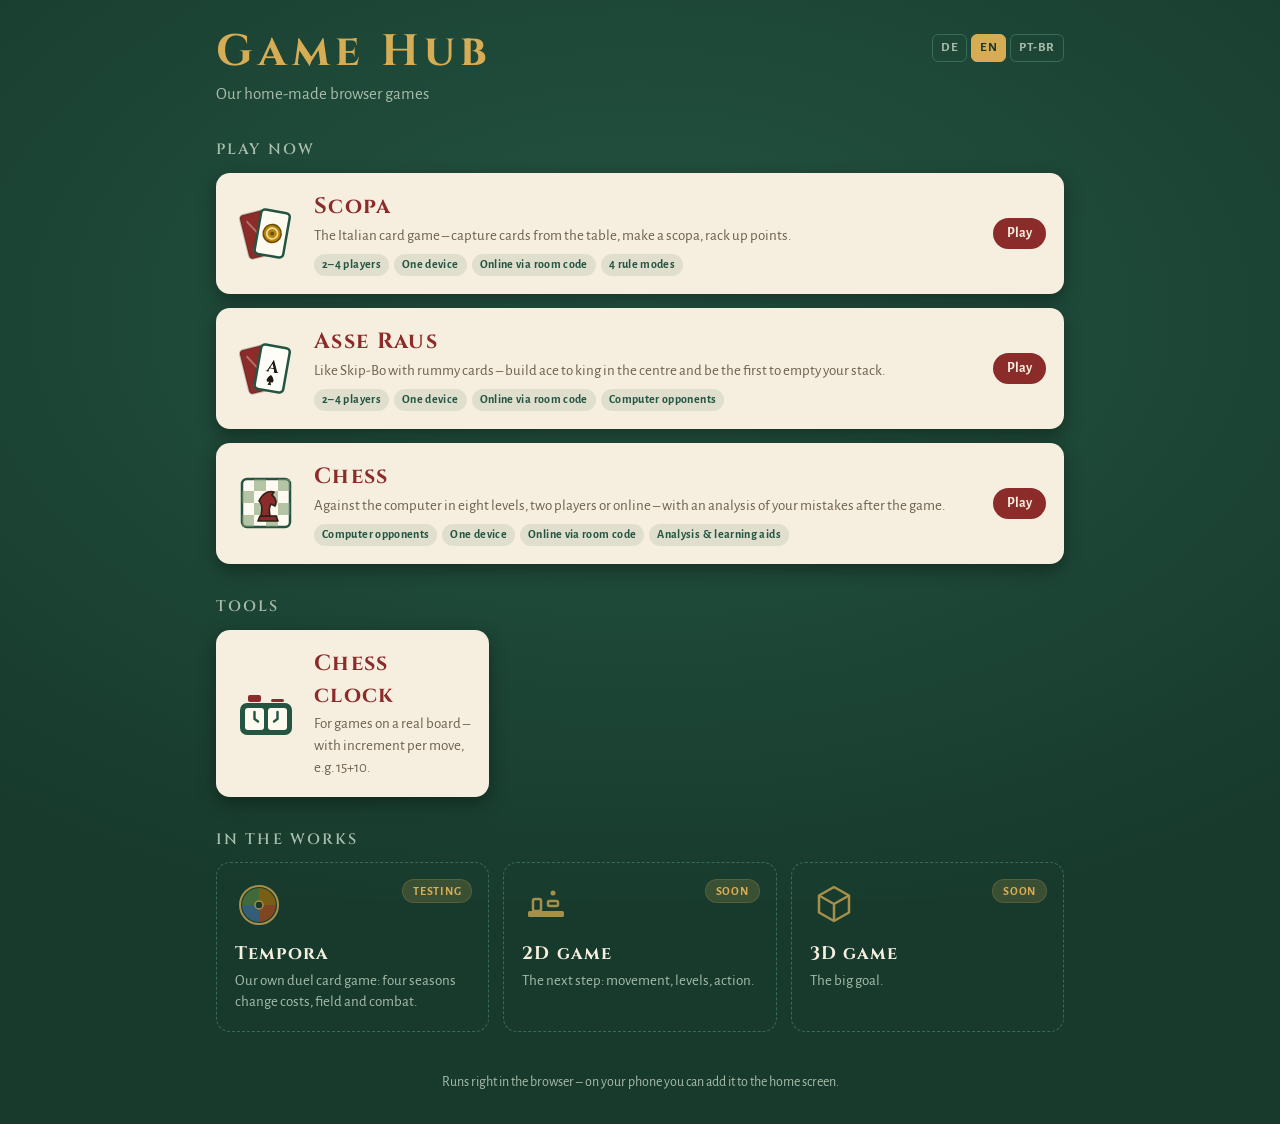
<file: index.html>
<!doctype html>
<html lang="de">
<head>
<meta charset="utf-8">
<meta name="viewport" content="width=device-width, initial-scale=1, viewport-fit=cover">
<meta name="theme-color" content="#173a2c">
<link rel="icon" type="image/svg+xml" href="favicon.svg">
<link rel="apple-touch-icon" href="icons/apple-touch-icon.png">
<link rel="manifest" href="manifest.webmanifest">
<meta name="apple-mobile-web-app-title" content="Game Hub">
<title>Game Hub</title>
<link rel="preconnect" href="https://fonts.googleapis.com">
<link rel="preconnect" href="https://fonts.gstatic.com" crossorigin>
<link rel="stylesheet" href="https://fonts.googleapis.com/css2?family=Cinzel:wght@600;700&family=Alegreya+Sans:wght@400;500;700&display=swap">
<style>
:root{
  --felt:#245442; --felt-deep:#173a2c; --felt-line:#3a6b57;
  --brass:#d6ac55; --brass-soft:rgba(214,172,85,.18);
  --cream:#f6efdf; --ink:#2b2218; --ink-soft:#6c5f4c; --wine:#8c2c2a;
  --text:#ede7d7; --muted:#a8bdac;
  --display:"Cinzel", "Trajan Pro", Georgia, serif;
  --body:"Alegreya Sans", "Segoe UI", system-ui, sans-serif;
  color-scheme:dark;
}
*{box-sizing:border-box}
html,body{min-height:100%; margin:0}
body{
  background-color:var(--felt-deep);
  background-image:radial-gradient(ellipse 80% 70% at 50% 35%, var(--felt) 0%, var(--felt-deep) 100%);
  background-attachment:fixed;
  color:var(--text); font-family:var(--body); font-size:17px; line-height:1.45;
}
.wrap{max-width:880px; margin:0 auto; padding:max(28px, env(safe-area-inset-top)) 16px max(32px, env(safe-area-inset-bottom))}
header{display:flex; align-items:flex-start; justify-content:space-between; gap:16px; margin-bottom:28px}
h1{font-family:var(--display); font-weight:700; font-size:clamp(30px, 8vw, 44px); letter-spacing:.12em; color:var(--brass); margin:0; line-height:1.1}
.sub{color:var(--muted); margin:6px 0 0}
.langs{display:flex; gap:4px; flex:none; padding-top:6px}
.lang{font:700 13px var(--body); letter-spacing:.04em; color:var(--muted); background:transparent; border:1px solid var(--felt-line); border-radius:6px; padding:5px 8px; cursor:pointer}
.lang.on{color:var(--felt-deep); background:var(--brass); border-color:var(--brass)}
.lang:focus-visible,.tile:focus-visible{outline:2px solid var(--brass); outline-offset:3px}
h2{font-family:var(--display); font-size:15px; letter-spacing:.14em; text-transform:uppercase; color:var(--muted); margin:32px 0 12px; font-weight:600}
.grid{display:grid; grid-template-columns:repeat(auto-fill, minmax(240px, 1fr)); gap:14px}
.tile{display:flex; gap:16px; align-items:center; text-decoration:none; color:var(--ink); background:var(--cream); border-radius:14px; padding:18px; box-shadow:0 6px 18px rgba(0,0,0,.35); transition:transform .15s ease, box-shadow .15s ease}
a.tile:hover{transform:translateY(-3px); box-shadow:0 10px 24px rgba(0,0,0,.42)}
.tile svg{flex:none; width:64px; height:64px}
.tile h3{font-family:var(--display); font-size:22px; letter-spacing:.06em; color:var(--wine); margin:0}
.tile p{margin:2px 0 0; color:var(--ink-soft); font-size:15px}
.tags{display:flex; flex-wrap:wrap; gap:5px; margin-top:8px}
.tags span{font-size:12px; font-weight:700; letter-spacing:.03em; color:var(--felt); background:rgba(36,84,66,.1); border-radius:999px; padding:2px 8px}
.play{margin-left:auto; flex:none; font:700 14px var(--body); color:var(--cream); background:var(--wine); border-radius:999px; padding:7px 14px}
.featured{grid-column:1/-1}
.soon{position:relative; flex-direction:column; align-items:flex-start; gap:12px; background:transparent; color:var(--text); border:1.5px dashed var(--felt-line); box-shadow:none}
.soon h3{color:var(--cream); font-size:18px}
.soon p{color:var(--muted)}
.soon svg{width:48px; height:48px; opacity:.75}
.badge{position:absolute; top:16px; right:16px; font:700 12px var(--body); letter-spacing:.06em; text-transform:uppercase; color:var(--brass); border:1px solid var(--brass-soft); background:var(--brass-soft); border-radius:999px; padding:4px 10px}
footer{margin-top:40px; color:var(--muted); font-size:14px; text-align:center}
@media (max-width:480px){
  .featured{flex-wrap:wrap}
  .featured .play{margin-left:0; width:100%; text-align:center; padding:10px 14px}
}
@media (prefers-reduced-motion:reduce){a.tile{transition:none} a.tile:hover{transform:none}}
</style>
</head>
<body>
<div class="wrap">
  <header>
    <div>
      <h1>Game Hub</h1>
      <p class="sub" data-t="tagline"></p>
    </div>
    <div class="langs" role="group" data-t-aria="language"></div>
  </header>

  <h2 data-t="playNow"></h2>
  <div class="grid">
    <a class="tile featured" href="scopa/">
      <svg viewBox="0 0 64 64" aria-hidden="true">
        <g transform="rotate(-14 32 36)"><rect x="11" y="9" width="29" height="45" rx="4" fill="#8c2c2a" stroke="#2b2218" stroke-opacity=".25" stroke-width="2"/><path d="M17 16l17 31M34 16l-17 31" stroke="#f6efdf" stroke-opacity=".35" stroke-width="2"/></g>
        <g transform="rotate(10 32 36)"><rect x="23" y="9" width="29" height="45" rx="4" fill="#fffaf0" stroke="#245442" stroke-width="2.5"/>
          <circle cx="37.5" cy="31.5" r="9" fill="#b8860b" stroke="#6b4e0a" stroke-width="1.6"/><circle cx="37.5" cy="31.5" r="5.4" fill="none" stroke="#f3e2a8" stroke-width="1.6"/><circle cx="37.5" cy="31.5" r="1.9" fill="#6b4e0a"/></g>
      </svg>
      <div>
        <h3>Scopa</h3>
        <p data-t="scopaDesc"></p>
        <div class="tags"><span data-t="tagPlayers"></span><span data-t="tagLocal"></span><span data-t="tagOnline"></span><span data-t="tagModes"></span></div>
      </div>
      <span class="play" data-t="play"></span>
    </a>
    <a class="tile featured" href="asse-raus/">
      <svg viewBox="0 0 64 64" aria-hidden="true">
        <g transform="rotate(-14 32 36)"><rect x="11" y="9" width="29" height="45" rx="4" fill="#8c2c2a" stroke="#2b2218" stroke-opacity=".25" stroke-width="2"/><path d="M17 16l17 31M34 16l-17 31" stroke="#f6efdf" stroke-opacity=".35" stroke-width="2"/></g>
        <g transform="rotate(10 32 36)"><rect x="23" y="9" width="29" height="45" rx="4" fill="#fffdf7" stroke="#245442" stroke-width="2.5"/>
          <text x="37.5" y="35" text-anchor="middle" font-family="Cinzel, Georgia, serif" font-weight="700" font-size="17" fill="#1f1a14">A</text>
          <path d="M37.5,38 C32.5,42 33.6,46.5 36.8,45 L35.7,48.2 H39.3 L38.2,45 C41.4,46.5 42.5,42 37.5,38Z" fill="#1f1a14"/></g>
      </svg>
      <div>
        <h3>Asse Raus</h3>
        <p data-t="asseDesc"></p>
        <div class="tags"><span data-t="tagPlayers"></span><span data-t="tagLocal"></span><span data-t="tagOnline"></span><span data-t="tagComputer"></span></div>
      </div>
      <span class="play" data-t="play"></span>
    </a>
    <a class="tile featured" href="schach/">
      <svg viewBox="0 0 64 64" aria-hidden="true">
        <rect x="8" y="8" width="48" height="48" rx="5" fill="#fffaf0" stroke="#245442" stroke-width="2.5"/>
        <path d="M8 20h12v12H8zM32 20h12v12H32zM20 32h12v12H20zM44 32h12v12H44zM20 8h12v12H20zM44 8h12v12H44zM8 44h12v12H8zM32 44h12v12H32z" fill="#7a9a6a" opacity=".55"/>
        <g transform="translate(18 12)" fill="#8c2c2a" stroke="#2b2218" stroke-width="1.6" stroke-linejoin="round"><path d="M6 38h20l-2-5H8z"/><path d="M9 33c1-7 2-11-2-15 3-7 9-11 15-9l-2 3c4 3 5 8 3 11l-4-2c-2 4-2 6-1 12z"/></g>
      </svg>
      <div>
        <h3 data-t="chess"></h3>
        <p data-t="chessDesc"></p>
        <div class="tags"><span data-t="tagComputer"></span><span data-t="tagLocal"></span><span data-t="tagOnline"></span><span data-t="tagAnalysis"></span></div>
      </div>
      <span class="play" data-t="play"></span>
    </a>
  </div>

  <h2 data-t="tools"></h2>
  <div class="grid">
    <a class="tile" href="schachuhr/">
      <svg viewBox="0 0 64 64" aria-hidden="true"><rect x="6" y="22" width="52" height="32" rx="7" fill="#245442"/><rect x="11" y="27" width="19" height="22" rx="3" fill="#fffaf0"/><rect x="34" y="27" width="19" height="22" rx="3" fill="#fffaf0"/><rect x="14" y="14" width="13" height="7" rx="2" fill="#8c2c2a"/><rect x="37" y="18" width="13" height="3" rx="1.5" fill="#8c2c2a"/><path d="M20.5 31v7l3.5 2.5" stroke="#245442" stroke-width="2.4" fill="none" stroke-linecap="round"/><path d="M43.5 31v7l-3.5 2.5" stroke="#245442" stroke-width="2.4" fill="none" stroke-linecap="round"/></svg>
      <div>
        <h3 data-t="clock"></h3>
        <p data-t="clockDesc"></p>
      </div>
    </a>
  </div>

  <h2 data-t="planned"></h2>
  <div class="grid">
    <a class="tile soon" href="tempora/">
      <svg viewBox="0 0 48 48" aria-hidden="true"><circle cx="24" cy="24" r="19" fill="none" stroke="#d6ac55" stroke-width="2"/><path d="M24 24V7a17 17 0 0 1 17 17z" fill="#9A6A0E"/><path d="M24 24h17a17 17 0 0 1-17 17z" fill="#A34A22"/><path d="M24 24v17A17 17 0 0 1 7 24z" fill="#3E6A92"/><path d="M24 24H7A17 17 0 0 1 24 7z" fill="#4E7A3C"/><circle cx="24" cy="24" r="4" fill="#173a2c" stroke="#d6ac55" stroke-width="1.5"/></svg>
      <div><h3 data-t="tempora"></h3><p data-t="temporaDesc"></p></div>
      <span class="badge" data-t="testing"></span>
    </a>
    <div class="tile soon">
      <svg viewBox="0 0 48 48" aria-hidden="true"><rect x="6" y="30" width="36" height="6" rx="1.5" fill="#d6ac55"/><rect x="26" y="20" width="10" height="5" rx="1.5" fill="none" stroke="#d6ac55" stroke-width="2.5"/><rect x="11" y="18" width="8" height="12" rx="2" fill="none" stroke="#d6ac55" stroke-width="2.5"/><circle cx="31" cy="12" r="2.5" fill="#d6ac55"/></svg>
      <div><h3 data-t="game2d"></h3><p data-t="game2dDesc"></p></div>
      <span class="badge" data-t="soon"></span>
    </div>
    <div class="tile soon">
      <svg viewBox="0 0 48 48" aria-hidden="true"><path d="M24 6l15 8.5v17L24 40 9 31.5v-17z" fill="none" stroke="#d6ac55" stroke-width="2.5" stroke-linejoin="round"/><path d="M9 14.5L24 23l15-8.5M24 23v17" fill="none" stroke="#d6ac55" stroke-width="2.5" stroke-linejoin="round"/></svg>
      <div><h3 data-t="game3d"></h3><p data-t="game3dDesc"></p></div>
      <span class="badge" data-t="soon"></span>
    </div>
  </div>

  <footer data-t="footer"></footer>
</div>
<script>
const LANGS={de:'Deutsch',en:'English',pt:'Português (Brasil)'};
const I18N={
  de:{tagline:'Unsere selbstgebauten Browser-Spiele', language:'Sprache', playNow:'Jetzt spielen', play:'Spielen',
    scopaDesc:'Das italienische Kartenspiel – Karten von der Mitte holen, Scopa machen, Punkte sammeln.',
    tagPlayers:'2–4 Spieler', tagLocal:'Ein Gerät', tagOnline:'Online per Raum-Code', tagModes:'4 Regelmodi', tagComputer:'Computergegner',
    asseDesc:'Ähnlich wie Skip-Bo mit Rommé-Karten – baut in der Mitte von Ass bis König und werdet euren Stapel als Erste los.',
    planned:'In Arbeit', soon:'Bald', tools:'Werkzeuge', chess:'Schach', chessDesc:'Gegen den Computer in acht Stufen, zu zweit oder online – mit Analyse deiner Fehler nach der Partie.', tagAnalysis:'Analyse & Lernhilfen', clock:'Schachuhr', clockDesc:'Für Partien am echten Brett – mit Bonuszeit pro Zug, z. B. 15+10.',
    tempora:'Tempora', temporaDesc:'Unser eigenes Duell-Kartenspiel: Vier Jahreszeiten verändern Kosten, Feld und Kampf.', testing:'Testphase',
    game2d:'2D-Spiel', game2dDesc:'Der nächste Schritt: Bewegung, Level, Action.',
    game3d:'3D-Spiel', game3dDesc:'Das große Ziel.',
    footer:'Läuft direkt im Browser – auf dem Handy auch zum Startbildschirm hinzufügen.'},
  en:{tagline:'Our home-made browser games', language:'Language', playNow:'Play now', play:'Play',
    scopaDesc:'The Italian card game – capture cards from the table, make a scopa, rack up points.',
    tagPlayers:'2–4 players', tagLocal:'One device', tagOnline:'Online via room code', tagModes:'4 rule modes', tagComputer:'Computer opponents',
    asseDesc:'Like Skip-Bo with rummy cards – build ace to king in the centre and be the first to empty your stack.',
    planned:'In the works', soon:'Soon', tools:'Tools', chess:'Chess', chessDesc:'Against the computer in eight levels, two players or online – with an analysis of your mistakes after the game.', tagAnalysis:'Analysis & learning aids', clock:'Chess clock', clockDesc:'For games on a real board – with increment per move, e.g. 15+10.',
    tempora:'Tempora', temporaDesc:'Our own duel card game: four seasons change costs, field and combat.', testing:'Testing',
    game2d:'2D game', game2dDesc:'The next step: movement, levels, action.',
    game3d:'3D game', game3dDesc:'The big goal.',
    footer:'Runs right in the browser – on your phone you can add it to the home screen.'},
  pt:{tagline:'Nossos jogos de navegador feitos em casa', language:'Idioma', playNow:'Jogar agora', play:'Jogar',
    scopaDesc:'O jogo de cartas italiano – pegue cartas da mesa, faça scopa, some pontos.',
    tagPlayers:'2–4 jogadores', tagLocal:'Um aparelho', tagOnline:'Online por código de sala', tagModes:'4 modos de regras', tagComputer:'Contra o computador',
    asseDesc:'Parecido com Skip-Bo com cartas de buraco – montem do ás ao rei no centro e esvaziem seu monte primeiro.',
    planned:'Em produção', soon:'Em breve', tools:'Ferramentas', chess:'Xadrez', chessDesc:'Contra o computador em oito níveis, a dois ou online – com análise dos seus erros depois da partida.', tagAnalysis:'Análise e ajudas', clock:'Relógio de xadrez', clockDesc:'Para partidas no tabuleiro de verdade – com acréscimo por lance, ex. 15+10.',
    tempora:'Tempora', temporaDesc:'Nosso próprio jogo de cartas de duelo: quatro estações mudam custos, campo e combate.', testing:'Em teste',
    game2d:'Jogo 2D', game2dDesc:'O próximo passo: movimento, fases, ação.',
    game3d:'Jogo 3D', game3dDesc:'O grande objetivo.',
    footer:'Roda direto no navegador – no celular dá para adicionar à tela inicial.'}
};
function readScopa(){ try{ return JSON.parse(localStorage.getItem('scopa-settings'))||{}; }catch(e){ return {}; } }
function detectLang(){
  const s=readScopa(); if(LANGS[s.lang]) return s.lang;
  const n=(navigator.language||'de').toLowerCase();
  return n.startsWith('pt')?'pt':n.startsWith('en')?'en':n.startsWith('de')?'de':'en';
}
let LANG=detectLang();
const langBox=document.querySelector('.langs');
function render(){
  const d=I18N[LANG];
  document.documentElement.lang=LANG==='pt'?'pt-BR':LANG;
  document.querySelectorAll('[data-t]').forEach(el=>{ el.textContent=d[el.dataset.t]; });
  langBox.setAttribute('aria-label',d.language);
  langBox.innerHTML=Object.keys(LANGS).map(k=>`<button type="button" class="lang ${k===LANG?'on':''}" data-lang="${k}" aria-pressed="${k===LANG}" title="${LANGS[k]}">${k==='pt'?'PT-BR':k.toUpperCase()}</button>`).join('');
}
langBox.addEventListener('click',e=>{
  const b=e.target.closest('.lang'); if(!b||b.dataset.lang===LANG) return;
  LANG=b.dataset.lang;
  /* gleiche Sprache auch in Scopa übernehmen */
  try{ const s=readScopa(); s.lang=LANG; localStorage.setItem('scopa-settings', JSON.stringify(s)); }catch(e){}
  render();
});
render();
</script>
</body>
</html>
</file>
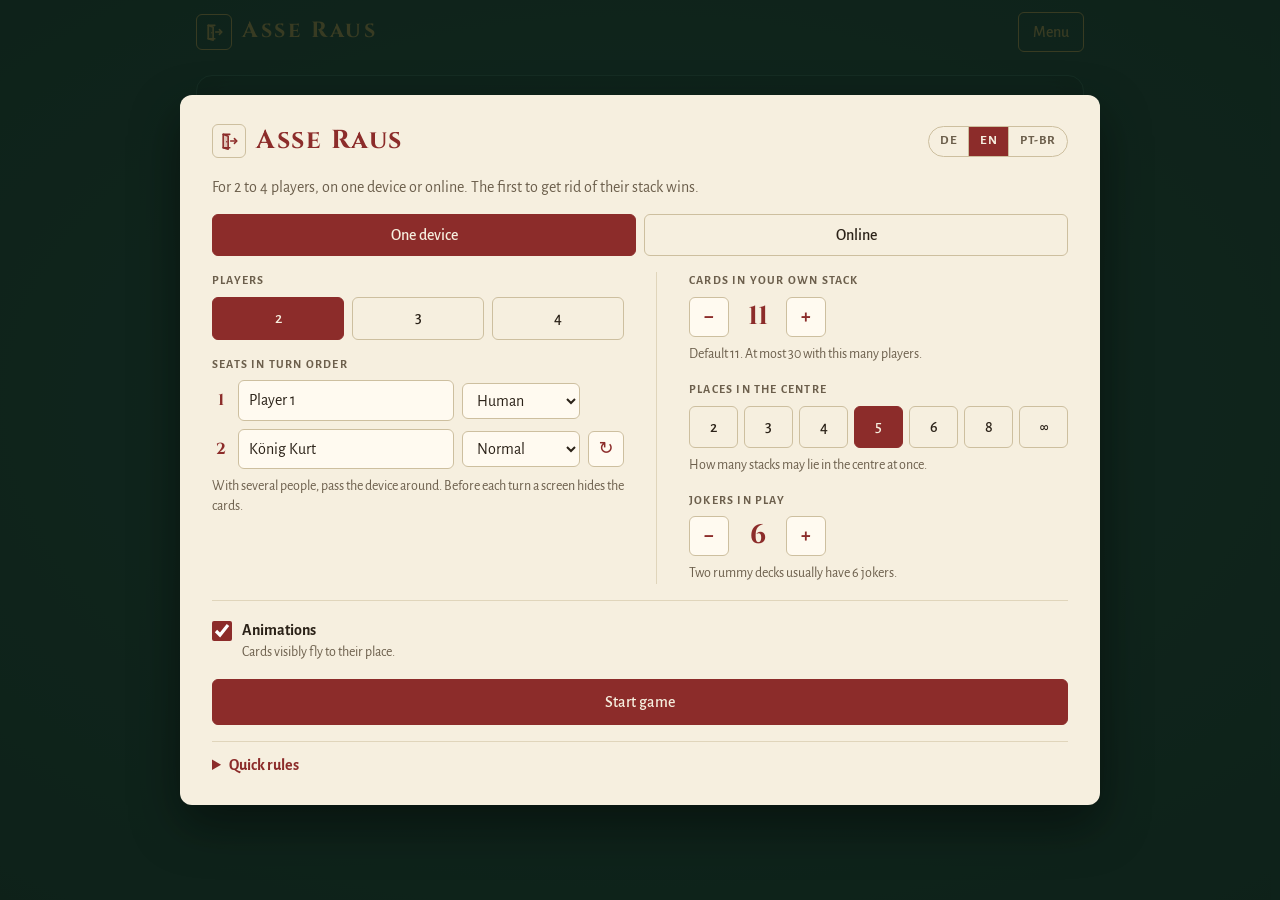
<file: asse-raus/index.html>
<!doctype html>
<html lang="de">
<head>
<meta charset="utf-8">
<meta name="viewport" content="width=device-width, initial-scale=1, viewport-fit=cover">
<meta name="theme-color" content="#173a2c">
<link rel="icon" type="image/svg+xml" href="favicon.svg">
<link rel="apple-touch-icon" href="../icons/apple-touch-icon.png">
<title>Asse Raus</title>
<link rel="preconnect" href="https://fonts.googleapis.com">
<link rel="preconnect" href="https://fonts.gstatic.com" crossorigin>
<link rel="stylesheet" href="https://fonts.googleapis.com/css2?family=Cinzel:wght@600;700&family=Alegreya+Sans:ital,wght@0,400;0,500;0,700;1,400&display=swap">
<style>
/* One card table: other players along the top, the shared centre in the middle, your stack, discard piles and hand at the bottom. */
:root{
  --felt:#245442; --felt-deep:#173a2c; --felt-line:#3a6b57;
  --brass:#d6ac55; --brass-soft:rgba(214,172,85,.18);
  --cream:#f6efdf; --ink:#2b2218; --ink-soft:#6c5f4c; --wine:#8c2c2a;
  --text:#ede7d7; --muted:#a8bdac;
  --display:"Cinzel", "Trajan Pro", Georgia, serif;
  --body:"Alegreya Sans", "Segoe UI", system-ui, sans-serif;
  --cw:clamp(42px, min(15vw, 9.2vh), 78px);
  --cw-hand:clamp(44px, min(16.5vw, 10.5vh), 92px);
  --cw-mini:clamp(22px, min(6.6vw, 4.4vh), 34px);
  --cw-c:clamp(36px, min(11.6vw, 9vh), 78px);
  --ratio:1.4667;
  color-scheme:dark;
}
@supports (height:1dvh){
  :root{
    --cw:clamp(42px, min(15vw, 9.2dvh), 78px);
    --cw-hand:clamp(44px, min(16.5vw, 10.5dvh), 92px);
    --cw-mini:clamp(22px, min(6.6vw, 4.4dvh), 34px);
    --cw-c:clamp(36px, min(11.6vw, 9dvh), 78px);
  }
}
*{box-sizing:border-box}
html,body{height:100%; margin:0}
[hidden]{display:none !important}
body{
  background-color:var(--felt-deep);
  background-image:radial-gradient(ellipse 80% 70% at 50% 45%, var(--felt) 0%, var(--felt-deep) 100%);
  background-attachment:fixed;
  color:var(--text); font-family:var(--body); font-size:16px; line-height:1.4;
  -webkit-tap-highlight-color:transparent;
}
.app{
  max-width:920px; margin:0 auto; height:100%;
  display:flex; flex-direction:column; gap:clamp(6px, 1.3vh, 12px);
  padding-block:max(clamp(6px, 1.3vh, 12px), env(safe-area-inset-top, 0px)) max(clamp(6px, 1.3vh, 12px), env(safe-area-inset-bottom, 0px));
  padding-left:max(16px, env(safe-area-inset-left, 0px));
  padding-right:max(16px, env(safe-area-inset-right, 0px));
}
header{display:flex; align-items:center; justify-content:space-between; gap:10px; flex:none}
.hdr-left{display:flex; align-items:center; gap:10px; min-width:0}
.brand{font-family:var(--display); font-weight:700; font-size:22px; letter-spacing:.12em; color:var(--brass); margin:0; white-space:nowrap}
.iconbtn{display:inline-grid; place-items:center; flex:none; width:36px; height:36px; border:1px solid var(--brass); border-radius:6px; color:var(--brass); text-decoration:none}
.iconbtn:hover{background:var(--brass-soft)}
.iconbtn.light{width:34px; height:34px; border-color:#cdbf9f; color:var(--wine)}
.btn{font:inherit; font-weight:500; cursor:pointer; border-radius:6px; padding:8px 14px; border:1px solid var(--brass); background:transparent; color:var(--brass)}
.btn:hover{background:var(--brass-soft)}
.btn.primary{background:var(--brass); color:var(--ink)}
.btn.primary:hover{background:#e4bd69}
.btn:disabled{opacity:.55; cursor:default}
a.btn{text-decoration:none; text-align:center; display:inline-flex; align-items:center; justify-content:center}
.btn:focus-visible,.iconbtn:focus-visible,button.card:focus-visible,.slot:focus-visible,.pile:focus-visible{outline:3px solid var(--brass); outline-offset:3px}
.deckinfo{display:flex; align-items:center; gap:8px; color:var(--muted); font-size:13px; font-variant-numeric:tabular-nums; min-width:0; overflow:hidden}

/* ---------- cards ---------- */
.card{
  width:var(--w, var(--cw)); height:calc(var(--w, var(--cw)) * var(--ratio)); border-radius:calc(var(--w, var(--cw)) * .09); flex:none;
  background:#fffdf7; position:relative; box-shadow:0 1px 0 rgba(0,0,0,.25), 0 4px 10px rgba(0,0,0,.28);
  transition:transform .16s ease, box-shadow .16s ease;
}
.card svg{display:block; width:100%; height:100%}
button.card{border:0; padding:0; font:inherit; cursor:pointer; touch-action:none; -webkit-user-select:none; user-select:none}
button.card:disabled{cursor:default}
.back{
  background:var(--wine);
  background-image:repeating-linear-gradient(45deg, rgba(246,239,223,.16) 0 2px, transparent 2px 7px),
                   repeating-linear-gradient(-45deg, rgba(246,239,223,.16) 0 2px, transparent 2px 7px);
  border:max(2px, calc(var(--w, var(--cw)) * .05)) solid var(--cream);
}
.ph{ /* empty place */
  width:var(--w, var(--cw)); height:calc(var(--w, var(--cw)) * var(--ratio)); border-radius:calc(var(--w, var(--cw)) * .09);
  border:1.5px dashed var(--felt-line); display:grid; place-items:center; color:var(--felt-line);
  font-family:var(--display); font-weight:700; font-size:calc(var(--w, var(--cw)) * .38); flex:none;
}
.count{position:absolute; z-index:3; right:-6px; bottom:-6px; min-width:22px; padding:1px 6px; border-radius:999px; background:var(--felt-deep); color:var(--cream); border:1px solid var(--brass); font-size:12px; font-weight:700; text-align:center; font-variant-numeric:tabular-nums; line-height:1.35; pointer-events:none}
.mini .count{font-size:10px; min-width:16px; padding:0 4px; right:-5px; bottom:-5px}
.jv{position:absolute; z-index:2; left:50%; bottom:6%; transform:translateX(-50%); padding:0 6px; border-radius:999px; background:var(--wine); color:var(--cream); font-weight:700; font-size:max(11px, calc(var(--w, var(--cw)) * .2)); line-height:1.3; pointer-events:none; white-space:nowrap}

.src:not(:disabled){box-shadow:0 0 0 2px rgba(214,172,85,.55), 0 4px 10px rgba(0,0,0,.28)}
.src:not(:disabled):hover{transform:translateY(-4px)}
.sel{transform:translateY(-10px) !important; box-shadow:0 0 0 3px var(--brass), 0 12px 20px rgba(0,0,0,.4) !important}
.dragging{opacity:.35}
.ghost{position:fixed; z-index:60; pointer-events:none; transform:rotate(-4deg) scale(1.06); box-shadow:0 14px 28px rgba(0,0,0,.45)}
.flyer{position:fixed; z-index:55; pointer-events:none; margin:0}

/* ---------- other players ---------- */
.opps{display:grid; grid-template-columns:1fr; gap:6px; flex:none}
@media (min-width:700px){ .opps.n2{grid-template-columns:1fr 1fr} .opps.n3{grid-template-columns:1fr 1fr 1fr} }
.opp{--w:var(--cw-mini); border:1px solid var(--felt-line); border-radius:10px; padding:6px 10px; display:flex; flex-direction:column; gap:4px; min-width:0; transition:border-color .2s, box-shadow .2s}
.opp.active{border-color:var(--brass); box-shadow:0 0 0 1px var(--brass), 0 0 18px rgba(214,172,85,.18)}
.opp .top{display:flex; justify-content:space-between; align-items:center; gap:6px; min-width:0}
.opp .name{font-weight:700; color:var(--cream); overflow:hidden; text-overflow:ellipsis; white-space:nowrap; min-width:0; flex:1 1 60px}
.obody{display:flex; align-items:center; gap:10px; min-width:0}
.ostock{position:relative; flex:none}
.opiles{display:flex; gap:5px; flex:none}
.opiles .slotwrap{position:relative}
.ohand{display:flex; align-items:center; margin-left:auto; min-width:0}
.ohand .card{--w:calc(var(--cw-mini) * .72)}
.ohand .card + .card{margin-left:calc(var(--cw-mini) * -.42)}
.ohand em{font-style:normal; color:var(--muted); font-size:12px; margin-left:6px; white-space:nowrap}
.hshort{display:none}
.opps.n3 .hlong{display:none} .opps.n3 .hshort{display:inline}
@media (max-width:900px){ .opps.n2 .hlong{display:none} .opps.n2 .hshort{display:inline} }
.lbl{font-size:10px; letter-spacing:.08em; text-transform:uppercase; color:var(--muted)}
.tags{display:flex; gap:4px; flex:none; align-items:center}
.tag{font-size:11px; letter-spacing:.06em; text-transform:uppercase; padding:1px 7px; border-radius:999px; border:1px solid var(--felt-line); color:var(--muted); white-space:nowrap}
.tag.win{border-color:var(--brass); color:var(--brass)}
.btn.mini{padding:3px 9px; font-size:13px}

/* ---------- centre ---------- */
.board{
  --cw:var(--cw-c);
  flex:1 1 0; min-height:calc(var(--cw) * var(--ratio) + 44px); position:relative;
  border:1px solid var(--felt-line); border-radius:16px; box-shadow:inset 0 0 40px rgba(0,0,0,.22);
  display:flex; align-items:center; justify-content:center; gap:clamp(6px, 2.2vw, 18px); padding:10px clamp(6px, 2vw, 12px); overflow:auto;
}
.deck{position:relative; flex:none; display:flex; flex-direction:column; align-items:center; gap:4px; padding-right:clamp(4px, 2vw, 14px); border-right:1px solid var(--felt-line)}
.deckstack{position:relative; width:calc(var(--cw) + 6px); height:calc(var(--cw) * var(--ratio) + 6px)}
.deckstack .card{position:absolute; left:calc(var(--i) * 3px); top:calc(var(--i) * -3px + 6px)}
.deck .lbl{white-space:nowrap}
.slots{display:flex; gap:clamp(4px, 1.5vw, 14px); flex-wrap:nowrap; justify-content:center; align-items:flex-start}
.slot{position:relative; display:flex; flex-direction:column; align-items:center; gap:3px; background:none; border:0; padding:0; font:inherit; color:inherit; cursor:default; border-radius:10px}
.slot{width:var(--cw)}
.slot .need{font-size:clamp(9px, 2.6vw, 11px); color:var(--muted); white-space:nowrap; font-variant-numeric:tabular-nums}
.slot.tgt{cursor:pointer}
.slot.tgt .card,.slot.tgt .ph{box-shadow:0 0 0 3px var(--brass), 0 0 16px rgba(214,172,85,.45); animation:breathe 1s ease-in-out infinite alternate}
.slot.tgt .ph{border-color:var(--brass); color:var(--brass)}
.slot.over .card,.slot.over .ph{transform:scale(1.08)}
@keyframes breathe{from{filter:brightness(1)}to{filter:brightness(1.12)}}
.cleared{animation:cleared .9s ease-out}
@keyframes cleared{0%{box-shadow:0 0 0 0 rgba(214,172,85,.9)}100%{box-shadow:0 0 0 22px rgba(214,172,85,0)}}
.board.many{--cw:calc(var(--cw-c) * .8)}
.board.many .slots{flex-wrap:wrap}

.msg{text-align:center; color:var(--muted); font-style:italic; margin:0; min-height:2.6em; display:flex; align-items:center; justify-content:center; gap:10px; flex-wrap:wrap; flex:none; line-height:1.3}
.msg b{color:var(--cream); font-style:normal}

/* ---------- you ---------- */
.me{display:flex; flex-direction:column; gap:6px; flex:none}
.mehead{display:flex; align-items:center; gap:8px; min-width:0}
.who{font-family:var(--display); font-size:14px; letter-spacing:.1em; color:var(--muted); text-transform:uppercase; overflow:hidden; text-overflow:ellipsis; white-space:nowrap}
.merow{display:flex; align-items:flex-start; justify-content:center; gap:clamp(10px, 3vw, 22px)}
.mystock{position:relative; display:flex; flex-direction:column; align-items:center; gap:4px; flex:none}
.mystock .card,.mystock .ph{--w:calc(var(--cw) * 1.08)}
.piles{display:flex; gap:clamp(5px, 1.8vw, 12px)}
.pile{position:relative; width:var(--cw); height:calc(var(--cw) * var(--ratio) + var(--cw) * .27 * 3); flex:none; border-radius:10px}
.pile > .card,.pile > .ph{position:absolute; left:0; top:calc(var(--k) * var(--cw) * .27)}
.pile.tgt{cursor:pointer}
.pile.tgt::after{content:""; position:absolute; inset:-5px; border:2.5px solid var(--brass); border-radius:12px; box-shadow:0 0 16px rgba(214,172,85,.4); pointer-events:none; animation:breathe 1s ease-in-out infinite alternate}
.pile.over::after{background:rgba(214,172,85,.12)}
.pile .count{right:-6px; bottom:auto; top:-6px}
.hand{--w:var(--cw-hand); display:flex; gap:clamp(4px, 1.4vw, 10px); justify-content:center; min-height:calc(var(--cw-hand) * var(--ratio) + 10px); padding-top:10px; flex:none}
.hand.wait .card:not(.back){filter:saturate(.8) brightness(.94)}

/* ---------- overlays ---------- */
.overlay{position:fixed; inset:0; z-index:20; background:rgba(12,28,21,.78); display:flex; align-items:center; justify-content:center; overflow:auto;
  padding-block:max(16px, env(safe-area-inset-top, 0px)) max(16px, env(safe-area-inset-bottom, 0px));
  padding-left:max(16px, env(safe-area-inset-left, 0px)); padding-right:max(16px, env(safe-area-inset-right, 0px))}
.overlay.confirm{z-index:45}
.overlay.confirm .sheet{max-width:400px}
.sheet{background:var(--cream); color:var(--ink); border-radius:12px; width:100%; max-width:470px; padding:24px; box-shadow:0 20px 50px rgba(0,0,0,.45); margin:auto; display:flex; flex-direction:column; gap:16px; color-scheme:light}
.sheet h2{font-family:var(--display); font-size:26px; letter-spacing:.06em; margin:0; color:var(--wine); text-wrap:balance}
.sheet p{margin:0; color:var(--ink-soft)}
.sheet .btn{border-color:var(--wine); color:var(--wine)}
.sheet .btn:hover{background:rgba(140,44,42,.08)}
.sheet .btn.primary{background:var(--wine); color:var(--cream)}
.sheet .btn.primary:hover{background:#a03432}
.actions{display:flex; gap:10px; flex-wrap:wrap}
.actions .btn{flex:1; padding:11px 14px}
.field{display:flex; flex-direction:column; gap:8px}
.field > span{font-size:12px; letter-spacing:.1em; text-transform:uppercase; color:var(--ink-soft); font-weight:700}
.seg{display:flex; gap:8px}
.seg label{flex:1; position:relative}
.seg input{position:absolute; opacity:0; inset:0; margin:0; cursor:pointer}
.seg label span{display:block; text-align:center; padding:9px 4px; border:1px solid #cdbf9f; border-radius:6px; font-weight:500}
.seg input:checked + span{background:var(--wine); border-color:var(--wine); color:var(--cream)}
.seg input:focus-visible + span{outline:3px solid var(--brass); outline-offset:2px}
.seg.slotsel{display:grid; grid-template-columns:repeat(7, 1fr); gap:6px}
.check{display:flex; gap:10px; align-items:flex-start; cursor:pointer}
.check input{width:20px; height:20px; margin:2px 0 0; accent-color:var(--wine); flex:none}
.check small{display:block; color:var(--ink-soft); font-size:14px; margin-top:2px}
.hint{font-size:14px}
.stepper{display:flex; align-items:center; gap:10px}
.stepper button{font:inherit; font-size:20px; font-weight:700; line-height:1; width:40px; height:40px; border:1px solid #cdbf9f; border-radius:6px; background:#fffaf0; color:var(--wine); cursor:pointer}
.stepper button:hover{background:#f3e8d0}
.stepper button:disabled{opacity:.4; cursor:default}
.stepper b{font-family:var(--display); font-size:26px; color:var(--wine); min-width:2.2ch; text-align:center; font-variant-numeric:tabular-nums}
.sheet input[type=text],.sheet select{font:inherit; padding:8px 10px; border:1px solid #cdbf9f; border-radius:6px; background:#fffaf0; color:var(--ink); min-width:0}
.sheet input[type=text]:focus-visible,.sheet select:focus-visible,.stepper button:focus-visible{outline:3px solid var(--brass); outline-offset:1px}
.seats .seat{display:grid; grid-template-columns:18px minmax(0,1fr) 7.4em 36px; gap:8px; align-items:center}
.seats .num{font-family:var(--display); font-weight:700; color:var(--wine); text-align:center}
.reroll{font:inherit; font-size:18px; line-height:1; width:36px; height:36px; border:1px solid #cdbf9f; border-radius:6px; background:#fffaf0; color:var(--wine); cursor:pointer}
.reroll.off{visibility:hidden}
.menuhead{display:flex; align-items:center; justify-content:space-between; gap:12px; flex-wrap:wrap}
.langs{display:flex; border:1px solid #cdbf9f; border-radius:999px; overflow:hidden}
.lang{font:inherit; font-size:13px; font-weight:700; letter-spacing:.04em; padding:5px 11px; border:0; background:transparent; color:var(--ink-soft); cursor:pointer}
.lang + .lang{border-left:1px solid #cdbf9f}
.lang.on{background:var(--wine); color:var(--cream)}
.online{display:flex; flex-direction:column; gap:8px}
.online .olbl{font-weight:700; font-size:14px; color:var(--ink)}
.join{display:flex; gap:8px}
.join input{flex:1; text-transform:uppercase; letter-spacing:.3em; font-weight:700}
.err{margin:0; color:var(--wine) !important; font-weight:700; font-size:14px}
.err:empty{display:none}
.cols,.col,.below{display:flex; flex-direction:column; gap:16px; min-width:0}
@media (min-width:820px){
  .sheet.menu{max-width:920px; padding:28px 32px}
  .cols{display:grid; grid-template-columns:1fr 1fr; gap:32px; align-items:start}
  .cols .col + .col{border-left:1px solid #e0d5bb; padding-left:32px}
  .below{border-top:1px solid #e0d5bb; padding-top:18px}
}
details{border-top:1px solid #e0d5bb; padding-top:12px}
summary{cursor:pointer; font-weight:700; color:var(--wine)}
details ul{margin:10px 0 0; padding-left:18px; color:var(--ink-soft); font-size:14px; display:flex; flex-direction:column; gap:4px}
.log{margin:0; padding-left:18px; color:var(--ink); display:flex; flex-direction:column; gap:3px; font-size:15px; max-height:40vh; overflow:auto}
table.sum{width:100%; border-collapse:collapse; font-variant-numeric:tabular-nums}
.sum th,.sum td{padding:8px 6px; border-bottom:1px solid #e3d9c2; text-align:center}
.sum th:first-child{text-align:left; font-weight:500}
.sum thead th{font-size:12px; letter-spacing:.1em; text-transform:uppercase; color:var(--ink-soft)}
.sum tr.win th{font-weight:700; color:var(--wine)}
.codebox{display:flex; align-items:center; justify-content:space-between; gap:12px; flex-wrap:wrap; padding:12px 16px; border:1px dashed #cdbf9f; border-radius:8px; background:#fbf6ea}
.codebox .actions{flex:none}
.codebox .btn{white-space:nowrap}
.codebox b{font-family:var(--display); font-size:40px; letter-spacing:.18em; color:var(--wine)}
.linktext{word-break:break-all; user-select:all}
ul.lobby{list-style:none; margin:0; padding:0; display:flex; flex-direction:column; gap:6px}
ul.lobby li{display:grid; grid-template-columns:18px minmax(0,1fr) auto auto; gap:8px; align-items:center; padding:8px 10px; border:1px solid #e0d5bb; border-radius:6px; background:#fffaf0}
ul.lobby li.open .pname{color:var(--ink-soft); font-style:italic}
ul.lobby .num{font-family:var(--display); font-weight:700; color:var(--wine)}
ul.lobby .pname{font-weight:700; overflow:hidden; text-overflow:ellipsis; white-space:nowrap; min-width:0}
ul.lobby .pname-edit{font:inherit; font-weight:700; width:100%; padding:3px 6px; margin:-3px 0; border:1px dashed #cdbf9f; border-radius:4px; background:transparent; color:var(--ink)}
ul.lobby .pname-edit:focus{outline:none; border:1px solid var(--wine); background:#fff}
.ptags{display:flex; gap:4px; flex-wrap:wrap; justify-content:flex-end}
.tag.dark{border-color:#cdbf9f; color:var(--ink-soft)}
select.lvl{font-size:13px; padding:4px 6px}
.toast{position:fixed; left:50%; bottom:calc(20px + env(safe-area-inset-bottom, 0px)); transform:translateX(-50%); z-index:70; max-width:min(92vw, 520px); background:var(--cream); color:var(--ink); padding:10px 16px; border-radius:8px; box-shadow:0 8px 24px rgba(0,0,0,.4); font-size:15px; text-align:center}

@media (max-width:600px){
  .brand{font-size:18px; letter-spacing:.08em}
  header .iconbtn{width:32px; height:32px}
  #menuBtn{padding:5px 10px}
  .opp{padding:5px 8px}
  .opp .tag.ai{display:none}
  .msg{font-size:14px}
  .deckinfo .lbl{display:none}
}
@media (max-width:600px){
  /* several opponents: one compact line each */
  .opps.n2 .opp,.opps.n3 .opp{flex-direction:row; align-items:center; gap:8px; padding:5px 8px}
  .opps.n2 .opp .top,.opps.n3 .opp .top{flex:0 1 74px; min-width:0; flex-direction:column; align-items:flex-start; gap:1px}
  .opps.n2 .opp .name,.opps.n3 .opp .name{font-size:14px; flex:none; max-width:100%}
  .opps.n2 .obody,.opps.n3 .obody{flex:1; gap:7px}
  .opps.n2 .opiles,.opps.n3 .opiles{gap:4px}
  .opps.n2 .ohand em,.opps.n3 .ohand em{margin-left:4px}
  .opps.n3 .ohand .card:nth-child(n+3){display:none}
}
@media (max-width:380px){ .seats .seat{grid-template-columns:16px minmax(0,1fr) 6.8em 34px; gap:6px} }
@media (prefers-reduced-motion:reduce){ *{animation:none !important; transition:none !important} }
</style>
</head>
<body>
<div class="app">
  <header>
    <div class="hdr-left"><a class="iconbtn exitlink" id="exitBtn" href="../"><svg viewBox="0 0 24 24" width="20" height="20" aria-hidden="true" fill="none" stroke="currentColor" stroke-width="1.9" stroke-linecap="round" stroke-linejoin="round"><path d="M13 4H5v16h8"/><path d="M5 4l6 2.2v15.6L5 20" fill="currentColor" fill-opacity=".22"/><circle cx="9.3" cy="13" r=".9" fill="currentColor" stroke="none"/><path d="M14 12h7"/><path d="M18.5 9.2L21.3 12l-2.8 2.8"/></svg></a><h1 class="brand">Asse Raus</h1></div>
    <div class="deckinfo" id="deckinfo"></div>
    <button class="btn" id="menuBtn" type="button">Menü</button>
  </header>
  <section class="opps" id="opps"></section>
  <section class="board" id="board"></section>
  <p class="msg" id="msg" aria-live="polite"></p>
  <section class="me" id="me"></section>
  <section class="hand" id="hand"></section>
</div>
<div id="overlay"></div>
<script type="module" src="ui.js"></script>
</body>
</html>
</file>
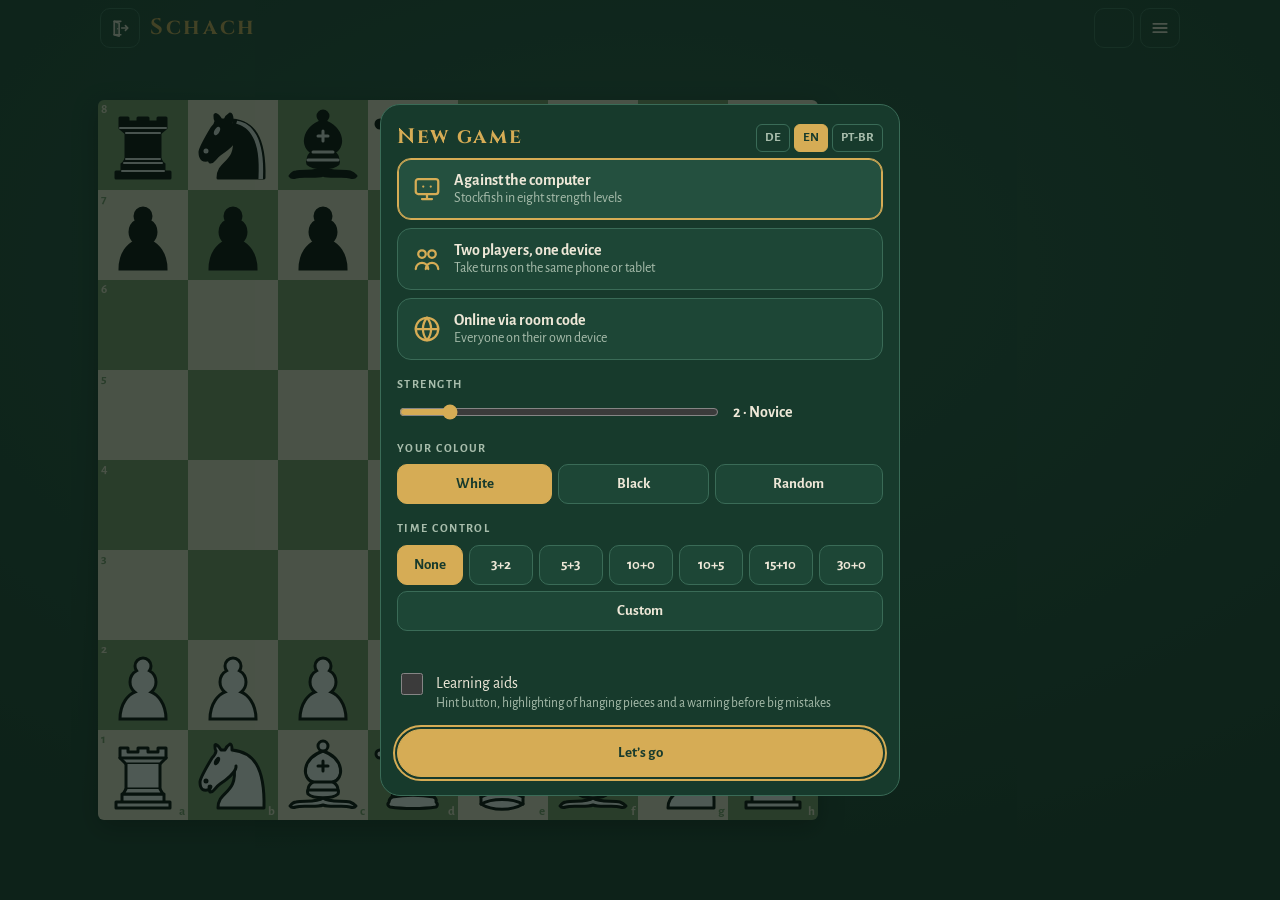
<file: schach/index.html>
<!doctype html>
<html lang="de">
<head>
<meta charset="utf-8">
<meta name="viewport" content="width=device-width, initial-scale=1, viewport-fit=cover">
<meta name="theme-color" content="#173a2c">
<link rel="icon" type="image/svg+xml" href="favicon.svg">
<link rel="apple-touch-icon" href="../icons/apple-touch-icon.png">
<title>Schach</title>
<link rel="preconnect" href="https://fonts.googleapis.com">
<link rel="preconnect" href="https://fonts.gstatic.com" crossorigin>
<link rel="stylesheet" href="https://fonts.googleapis.com/css2?family=Cinzel:wght@600;700&family=Alegreya+Sans:wght@400;500;700;800&display=swap">
<link rel="stylesheet" href="pieces.css">
<style>
/* Board in the middle, player bars above and below; status, buttons and moves beside (wide) or under (phone). */
:root{
  --felt:#245442; --felt-deep:#173a2c; --felt-line:#3a6b57; --felt-mid:#1d4636;
  --brass:#d6ac55; --brass-soft:rgba(214,172,85,.18);
  --cream:#f6efdf; --ink:#2b2218; --ink-soft:#6c5f4c; --wine:#8c2c2a;
  --text:#ede7d7; --muted:#a8bdac;
  --light:#efe6cf; --dark:#7a9a6a; --sel:rgba(214,172,85,.55); --last:rgba(214,172,85,.38);
  --bad:#d9534f; --err:#e8873a; --inac:#e6c34a; --good:#5fb36b; --best:#79c5a0;
  --display:"Cinzel", "Trajan Pro", Georgia, serif;
  --body:"Alegreya Sans", "Segoe UI", system-ui, sans-serif;
  --bs:min(calc(100vw - 16px), calc(100vh - 300px), 640px);
  color-scheme:dark;
}
@supports (height:1dvh){ :root{ --bs:min(calc(100vw - 16px), calc(100dvh - 300px), 640px); } }
*{box-sizing:border-box; -webkit-tap-highlight-color:transparent}
html,body{margin:0; min-height:100%}
body{background:var(--felt-deep); background-image:radial-gradient(ellipse 80% 70% at 50% 30%, var(--felt) 0%, var(--felt-deep) 100%); background-attachment:fixed;
  color:var(--text); font-family:var(--body); font-size:16px; line-height:1.4}
button{font-family:inherit}
header{display:flex; align-items:center; justify-content:space-between; gap:8px; padding:max(8px, env(safe-area-inset-top)) 10px 6px; max-width:1100px; margin:0 auto}
.hdr-left{display:flex; align-items:center; gap:10px}
.brand{font-family:var(--display); color:var(--brass); letter-spacing:.12em; font-size:22px; margin:0}
.iconbtn{display:inline-flex; align-items:center; justify-content:center; width:40px; height:40px; border-radius:10px; border:1px solid var(--felt-line); background:transparent; color:var(--text); cursor:pointer; text-decoration:none}
.iconbtn svg{width:20px; height:20px}
.iconbtn:focus-visible,.btn:focus-visible{outline:2px solid var(--brass); outline-offset:2px}
.hdr-right{display:flex; gap:6px}

main{max-width:1100px; margin:0 auto; padding:0 8px max(12px, env(safe-area-inset-bottom)); display:flex; flex-direction:column; align-items:center; gap:8px}
@media (min-width:900px) and (orientation:landscape){
  :root{ --bs:min(calc(100vh - 175px), calc(100vw - 440px), 720px); }
  @supports (height:1dvh){ :root{ --bs:min(calc(100dvh - 175px), calc(100vw - 440px), 720px); } }
  main{flex-direction:row; align-items:flex-start; justify-content:center; gap:20px}
  .side{width:340px; max-height:calc(var(--bs) + 96px); padding-top:48px}
}
.boardcol{width:var(--bs); display:flex; flex-direction:column; gap:6px}
.pbar{display:flex; align-items:center; gap:10px; min-height:40px}
.pbar .av{width:34px; height:34px; border-radius:8px; flex:none; background-size:80%; background-position:center; background-repeat:no-repeat; position:relative}
.pbar .av.w{background-color:#f3ead4}.pbar .av.b{background-color:#3b3a36}
.pbar .who{flex:1; min-width:0}
.pbar .nm{font-weight:700; white-space:nowrap; overflow:hidden; text-overflow:ellipsis}
.pbar .cap{font-size:15px; color:var(--muted); min-height:18px; letter-spacing:-.04em; white-space:nowrap; overflow:hidden}
.pbar .cap b{letter-spacing:0; margin-left:4px; color:var(--text); font-weight:700}
.clock{font-variant-numeric:tabular-nums; font-weight:800; font-size:22px; padding:4px 12px; border-radius:8px; background:rgba(0,0,0,.28); color:var(--muted); min-width:92px; text-align:right}
.clock.on{background:var(--cream); color:var(--ink)}
.clock.low.on{background:#f3c9a6; color:#7a1f13}
.clock.out{background:var(--bad); color:#fff}
.clock[hidden]{display:none}

/* board */
.boardwrap{position:relative; width:var(--bs); height:var(--bs)}
.evalbar{position:absolute; left:-14px; top:0; bottom:0; width:8px; border-radius:4px; background:#3b3a36; overflow:hidden; display:none}
.evalbar i{position:absolute; left:0; right:0; bottom:0; background:#f3ead4; transition:height .3s ease}
.analysis .evalbar{display:block}
@media (max-width:899px), (orientation:portrait){ .analysis .evalbar{left:0; right:0; top:-10px; bottom:auto; width:auto; height:6px} .analysis .evalbar i{top:0; bottom:0; right:auto; height:auto!important; transition:width .3s ease} }
.board{position:absolute; inset:0; border-radius:6px; overflow:hidden; box-shadow:0 8px 24px rgba(0,0,0,.4); touch-action:none; user-select:none; -webkit-user-select:none}
.sqs{position:absolute; inset:0; display:grid; grid-template-columns:repeat(8,1fr); grid-template-rows:repeat(8,1fr)}
.sq{position:relative}
.sq.l{background:var(--light)} .sq.d{background:var(--dark)}
.sq.last::before,.sq.sel::before,.sq.chk::before,.sq.hang::before,.sq.hint::before{content:""; position:absolute; inset:0}
.sq.last::before{background:var(--last)}
.sq.sel::before{background:var(--sel)}
.sq.chk::before{background:radial-gradient(circle, rgba(220,40,30,.85) 0%, rgba(220,40,30,.5) 35%, transparent 72%)}
.sq.hang::before{box-shadow:inset 0 0 0 4px rgba(217,83,79,.9); border-radius:4px}
.sq .co{position:absolute; font-size:clamp(9px, calc(var(--bs) / 48), 13px); font-weight:700; line-height:1; pointer-events:none}
.sq .co.f{right:3px; bottom:2px} .sq .co.r{left:3px; top:3px}
.sq.l .co{color:var(--dark)} .sq.d .co{color:var(--light)}
.sq .dot{position:absolute; left:50%; top:50%; width:30%; height:30%; transform:translate(-50%,-50%); border-radius:50%; background:rgba(23,58,44,.35); z-index:4; pointer-events:none}
.sq .ring{position:absolute; inset:4%; border-radius:50%; box-shadow:inset 0 0 0 calc(var(--bs) / 110) rgba(23,58,44,.38); z-index:4; pointer-events:none}
.pcs{position:absolute; inset:0; pointer-events:none}
.pc{position:absolute; width:12.5%; height:12.5%; background-size:100% 100%; z-index:3; pointer-events:none; will-change:transform}
.pc.anim{transition:transform .18s ease}
.pc.drag{z-index:20; transition:none; filter:drop-shadow(0 6px 8px rgba(0,0,0,.35))}
.arrows{position:absolute; inset:0; pointer-events:none; z-index:6}
.badge{position:absolute; z-index:8; width:calc(var(--bs) / 22); height:calc(var(--bs) / 22); min-width:18px; min-height:18px; border-radius:50%; display:flex; align-items:center; justify-content:center;
  font:800 clamp(10px, calc(var(--bs) / 46), 14px)/1 var(--body); color:#fff; transform:translate(40%,-40%); box-shadow:0 1px 3px rgba(0,0,0,.4)}
.promo{position:absolute; inset:0; background:rgba(10,25,19,.6); z-index:30; display:flex; align-items:center; justify-content:center}
.promo .box{background:var(--cream); border-radius:12px; padding:10px; display:flex; flex-direction:column; align-items:center; gap:6px; color:var(--ink)}
.promo .row{display:flex; gap:6px}
.promo button{width:calc(var(--bs) / 6); height:calc(var(--bs) / 6); border:none; border-radius:10px; background:#e6dcc2; cursor:pointer; position:relative}
.promo button .pc{width:100%; height:100%; left:0; top:0}

/* side panel */
.side{width:var(--bs); display:flex; flex-direction:column; gap:8px; min-height:0}
.status{background:rgba(0,0,0,.22); border-radius:12px; padding:10px 12px; min-height:46px; display:flex; flex-direction:column; gap:8px; justify-content:center}
.status .msg{font-weight:600}
.status.warn{background:rgba(217,83,79,.22); border:1px solid rgba(217,83,79,.6)}
.status .acts{display:flex; gap:8px; flex-wrap:wrap}
.controls{display:flex; gap:6px; flex-wrap:wrap}
.btn{display:inline-flex; align-items:center; justify-content:center; gap:6px; height:42px; padding:0 14px; border-radius:999px; border:1px solid var(--felt-line); background:rgba(0,0,0,.12);
  color:var(--text); font:700 15px var(--body); cursor:pointer; text-decoration:none; white-space:nowrap}
.btn svg{width:18px; height:18px; flex:none}
.btn.primary{background:var(--brass); border-color:var(--brass); color:var(--felt-deep)}
.btn.wine{background:var(--wine); border-color:var(--wine); color:var(--cream)}
.btn:disabled{opacity:.4; cursor:default}
.btn.sm{height:36px; padding:0 12px; font-size:14px}
.controls .btn{flex:1 1 auto}
.moves{background:rgba(0,0,0,.18); border-radius:12px; padding:8px; overflow:auto; max-height:220px; min-height:60px}
.mvgrid{display:grid; grid-template-columns:34px 1fr 1fr; gap:2px 4px; font-variant-numeric:tabular-nums}
.mvgrid .n{color:var(--muted); text-align:right; padding:3px 4px 3px 0}
.mv{border:none; background:transparent; color:var(--text); text-align:left; padding:3px 6px; border-radius:6px; font:500 15px var(--body); cursor:pointer; display:flex; align-items:center; gap:6px}
.mv.cur{background:var(--brass-soft); outline:1px solid var(--brass)}
.mv i{font-style:normal; font-weight:800; font-size:12px; border-radius:4px; padding:0 4px; color:#fff}
@media (max-width:899px), (orientation:portrait){ .moves{max-height:140px} }
.muted{color:var(--muted)} .small{font-size:14px}

/* analysis panel */
.an-nav{display:flex; gap:6px}
.an-nav .btn{flex:1}
.an-card{background:var(--cream); color:var(--ink); border-radius:12px; padding:12px 14px}
.an-card h3{margin:0 0 4px; font-size:17px; display:flex; align-items:center; gap:8px}
.an-card p{margin:4px 0 0}
.tag{display:inline-flex; align-items:center; font-weight:800; font-size:12px; letter-spacing:.03em; border-radius:999px; padding:2px 9px; color:#fff}
.t-bad{background:var(--bad)} .t-err{background:var(--err)} .t-inac{background:var(--inac); color:#3a2c05} .t-good{background:var(--good)} .t-best{background:var(--best); color:#123}
.t-ok{background:#9aa79b; color:#1d2a20}
.sum{display:grid; grid-template-columns:1fr auto auto auto; gap:4px 10px; align-items:center; font-size:15px}
.sum .h{color:var(--muted); font-size:13px}
.chips{display:flex; flex-wrap:wrap; gap:6px}
.chip{border:none; cursor:pointer; font:700 13px var(--body); border-radius:999px; padding:4px 10px}
.progress{height:8px; border-radius:4px; background:rgba(0,0,0,.3); overflow:hidden}
.progress i{display:block; height:100%; background:var(--brass); width:0; transition:width .2s}

/* overlays */
.overlay{position:fixed; inset:0; background:rgba(10,25,19,.72); display:flex; align-items:flex-end; justify-content:center; z-index:50}
@media (min-width:560px){ .overlay{align-items:center} }
.sheet{width:100%; max-width:520px; max-height:94vh; overflow:auto; background:var(--felt-deep); border:1px solid var(--felt-line); border-radius:20px 20px 0 0; padding:18px 16px max(18px, env(safe-area-inset-bottom))}
@media (min-width:560px){ .sheet{border-radius:20px} }
.sheet h2{font-family:var(--display); color:var(--brass); letter-spacing:.08em; font-size:21px; margin:0}
.sheet h3{font-size:12px; letter-spacing:.12em; text-transform:uppercase; color:var(--muted); margin:16px 0 8px; font-weight:700}
.sheet p{margin:8px 0}
.shead{display:flex; justify-content:space-between; align-items:center; gap:10px; margin-bottom:6px}
.langs{display:flex; gap:4px}
.lang{font:700 13px var(--body); color:var(--muted); background:transparent; border:1px solid var(--felt-line); border-radius:6px; padding:5px 8px; cursor:pointer}
.lang.on{color:var(--felt-deep); background:var(--brass); border-color:var(--brass)}
.modes{display:grid; gap:8px}
.mode{display:flex; align-items:center; gap:12px; text-align:left; border:1px solid var(--felt-line); background:var(--felt-mid); color:var(--text); border-radius:14px; padding:12px 14px; cursor:pointer}
.mode b{display:block; font-size:16px} .mode span{color:var(--muted); font-size:14px}
.mode.on{border-color:var(--brass); box-shadow:inset 0 0 0 1px var(--brass); background:#24503f}
.mode svg{width:30px; height:30px; flex:none; color:var(--brass)}
.seg{display:flex; gap:6px; flex-wrap:wrap}
.seg button{flex:1 1 auto; min-width:64px; height:40px; border-radius:10px; border:1px solid var(--felt-line); background:var(--felt-mid); color:var(--text); font:700 15px var(--body); cursor:pointer; padding:0 10px}
.seg button.on{background:var(--brass); border-color:var(--brass); color:var(--felt-deep)}
.lvl{display:flex; align-items:center; gap:12px}
.lvl input{flex:1; accent-color:var(--brass)}
.lvl output{min-width:150px; font-weight:700}
.check{display:flex; align-items:flex-start; gap:10px; cursor:pointer; margin:6px 0}
.check input{width:22px; height:22px; accent-color:var(--brass); flex:none; margin-top:1px}
.check small{display:block; color:var(--muted)}
.field{display:flex; gap:8px; align-items:center; flex-wrap:wrap}
.field input[type=text],.field input[type=number]{height:42px; border-radius:10px; border:1px solid var(--felt-line); background:var(--felt-mid); color:var(--text); font:600 16px var(--body); padding:0 12px}
.field input[type=number]{width:80px; text-align:center}
.field input.code{width:120px; text-transform:uppercase; letter-spacing:.2em; text-align:center; font-weight:800}
.field input.name{flex:1; min-width:150px}
.actions{display:flex; gap:10px; margin-top:16px}
.actions .btn{flex:1; height:48px}
.divider{display:flex; align-items:center; gap:10px; color:var(--muted); font-size:14px; margin:16px 0 8px}
.divider::before,.divider::after{content:""; flex:1; height:1px; background:var(--felt-line)}
.bigcode{font:800 44px/1 var(--body); letter-spacing:.25em; color:var(--brass); text-align:center; margin:10px 0}
.result-title{font-family:var(--display); font-size:26px; color:var(--brass); text-align:center; margin:4px 0}
.err{color:#f2a49b; min-height:20px; font-size:14px}
.toast{position:fixed; left:50%; bottom:max(20px, env(safe-area-inset-bottom)); transform:translateX(-50%); background:var(--cream); color:var(--ink); padding:10px 16px; border-radius:12px; font-weight:600; z-index:80; box-shadow:0 6px 18px rgba(0,0,0,.4); max-width:90vw}
[hidden]{display:none!important}
@media (prefers-reduced-motion:reduce){ .pc.anim{transition:none} }
</style>
</head>
<body>
<header>
  <div class="hdr-left">
    <a class="iconbtn exitlink" id="exitBtn" href="../"><svg viewBox="0 0 24 24" fill="none" stroke="currentColor" stroke-width="1.9" stroke-linecap="round" stroke-linejoin="round"><path d="M13 4H5v16h8"/><path d="M5 4l6 2.2v15.6L5 20" fill="currentColor" fill-opacity=".22"/><circle cx="9.3" cy="13" r=".9" fill="currentColor" stroke="none"/><path d="M14 12h7"/><path d="M18.5 9.2L21.3 12l-2.8 2.8"/></svg></a>
    <h1 class="brand" id="brand">Schach</h1>
  </div>
  <div class="hdr-right">
    <button class="iconbtn" id="soundBtn" type="button"></button>
    <button class="iconbtn" id="menuBtn" type="button"><svg viewBox="0 0 24 24" fill="none" stroke="currentColor" stroke-width="2.2" stroke-linecap="round"><path d="M4 7h16M4 12h16M4 17h16"/></svg></button>
  </div>
</header>
<main id="main">
  <div class="boardcol">
    <div class="pbar" id="pTop"></div>
    <div class="boardwrap" id="boardwrap">
      <div class="evalbar" id="evalbar"><i></i></div>
      <div class="board" id="board"></div>
    </div>
    <div class="pbar" id="pBot"></div>
  </div>
  <div class="side" id="side"></div>
</main>
<div id="overlay"></div>
<script src="chess.js"></script>
<script src="i18n.js"></script>
<script src="engine.js"></script>
<script src="ui.js"></script>
</body>
</html>
</file>
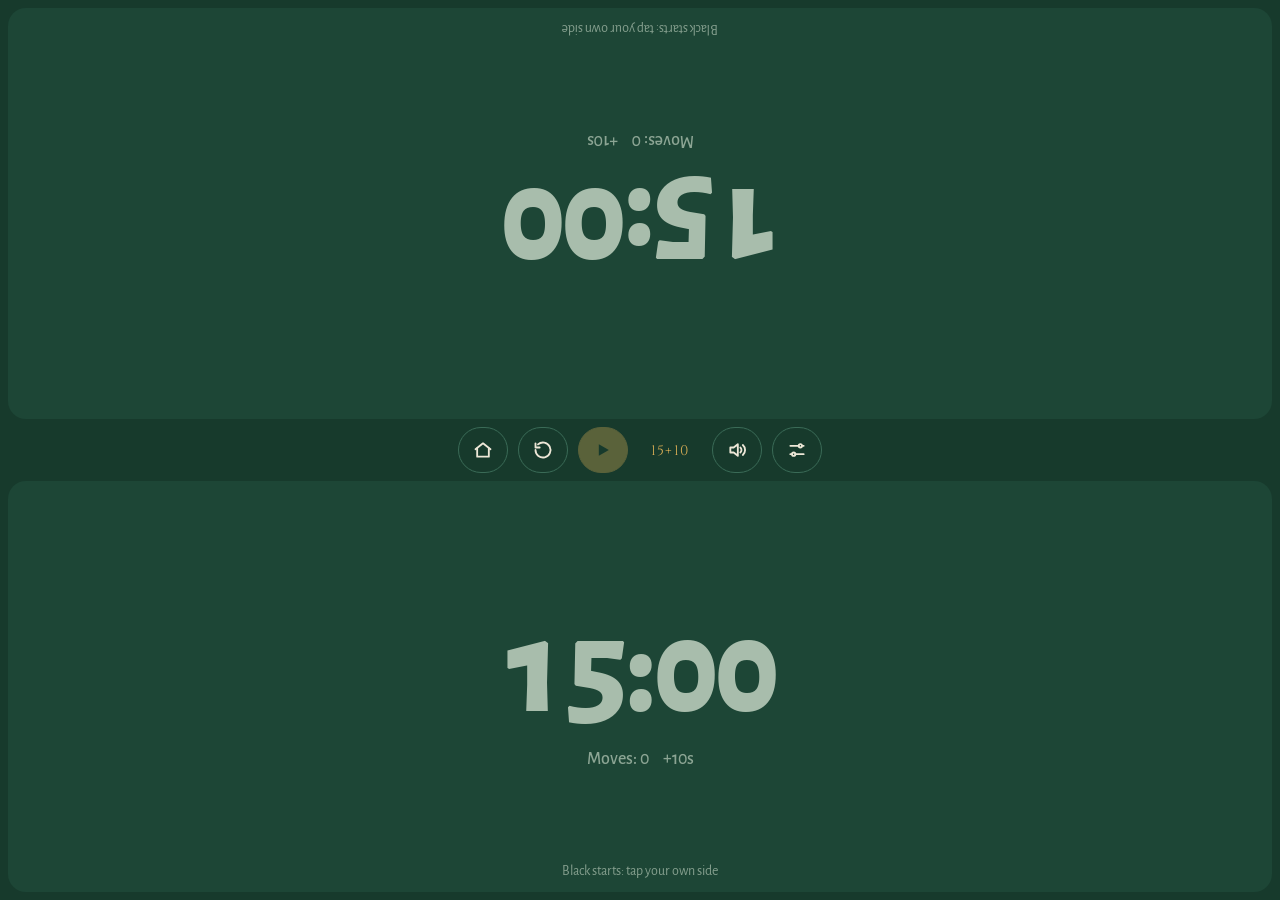
<file: schachuhr/index.html>
<!doctype html>
<html lang="de">
<head>
<meta charset="utf-8">
<meta name="viewport" content="width=device-width, initial-scale=1, viewport-fit=cover, user-scalable=no">
<meta name="theme-color" content="#173a2c">
<meta name="apple-mobile-web-app-capable" content="yes">
<link rel="icon" type="image/svg+xml" href="favicon.svg">
<link rel="apple-touch-icon" href="../icons/apple-touch-icon.png">
<title>Schachuhr</title>
<link rel="preconnect" href="https://fonts.googleapis.com">
<link rel="preconnect" href="https://fonts.gstatic.com" crossorigin>
<link rel="stylesheet" href="https://fonts.googleapis.com/css2?family=Cinzel:wght@600;700&family=Alegreya+Sans:wght@400;500;700;800&display=swap">
<style>
/* Two halves facing each other: tap your own half after your move to start the opponent's clock. */
:root{
  --felt:#245442; --felt-deep:#173a2c; --felt-line:#3a6b57;
  --brass:#d6ac55; --brass-soft:rgba(214,172,85,.18);
  --cream:#f6efdf; --ink:#2b2218; --ink-soft:#6c5f4c; --wine:#8c2c2a; --red:#c0392b;
  --text:#ede7d7; --muted:#a8bdac;
  --display:"Cinzel", "Trajan Pro", Georgia, serif;
  --body:"Alegreya Sans", "Segoe UI", system-ui, sans-serif;
  color-scheme:dark;
}
*{box-sizing:border-box; -webkit-tap-highlight-color:transparent}
html,body{height:100%; margin:0; overflow:hidden; overscroll-behavior:none}
body{background:var(--felt-deep); color:var(--text); font-family:var(--body); user-select:none; -webkit-user-select:none; touch-action:manipulation}
.app{height:100vh; height:100dvh; display:flex; flex-direction:column; padding:max(8px, env(safe-area-inset-top)) 8px max(8px, env(safe-area-inset-bottom))}

.side{flex:1; position:relative; display:flex; flex-direction:column; align-items:center; justify-content:center; border:none; border-radius:18px; cursor:pointer;
  background:#1d4636; color:var(--muted); font-family:var(--body); transition:background .15s ease, color .15s ease; padding:12px; min-height:0}
.side.top{transform:rotate(180deg)}
.side.active{background:var(--cream); color:var(--ink)}
.side.low.active{background:#f3d9b0}
.side.flag{background:var(--red); color:#fff}
.side:focus-visible{outline:3px solid var(--brass); outline-offset:-3px}
.time{font-weight:800; font-variant-numeric:tabular-nums; letter-spacing:-.02em; line-height:1; font-size:clamp(56px, min(24vw, 15vh), 150px)}
.meta{display:flex; gap:14px; margin-top:10px; font-size:clamp(14px, 3.8vw, 18px); font-weight:500; opacity:.8}
.hint{position:absolute; bottom:12px; left:0; right:0; text-align:center; font-size:14px; opacity:.75}
.side.active .hint, .side.flag .hint{opacity:0}

.bar{display:flex; align-items:center; justify-content:center; gap:10px; padding:8px 0; flex:none}
.btn{display:inline-flex; align-items:center; justify-content:center; gap:6px; height:46px; min-width:46px; padding:0 14px; border-radius:999px; border:1px solid var(--felt-line);
  background:transparent; color:var(--text); font:700 15px var(--body); cursor:pointer; text-decoration:none}
.btn svg{width:20px; height:20px}
.btn.main{background:var(--brass); border-color:var(--brass); color:var(--felt-deep)}
.btn:disabled{opacity:.35; cursor:default}
.btn:focus-visible{outline:2px solid var(--brass); outline-offset:2px}
.label{font-family:var(--display); color:var(--brass); font-size:14px; letter-spacing:.1em; min-width:64px; text-align:center}

/* settings sheet */
.sheet{position:fixed; inset:0; background:rgba(10,25,19,.72); display:none; align-items:flex-end; justify-content:center; z-index:10}
.sheet.open{display:flex}
.panel{width:100%; max-width:520px; max-height:92dvh; overflow:auto; background:var(--felt-deep); border:1px solid var(--felt-line); border-radius:20px 20px 0 0; padding:20px 16px max(20px, env(safe-area-inset-bottom))}
@media (min-width:560px){.sheet{align-items:center}.panel{border-radius:20px}}
.panel h2{font-family:var(--display); color:var(--brass); letter-spacing:.1em; font-size:20px; margin:0 0 14px}
.panel h3{font-size:13px; letter-spacing:.12em; text-transform:uppercase; color:var(--muted); margin:18px 0 8px; font-weight:700}
.presets{display:grid; grid-template-columns:repeat(4,1fr); gap:8px}
.preset{height:52px; border-radius:12px; border:1px solid var(--felt-line); background:#1d4636; color:var(--text); font:700 17px var(--body); cursor:pointer}
.preset small{display:block; font-size:11px; font-weight:500; color:var(--muted)}
.preset.on{background:var(--brass); border-color:var(--brass); color:var(--felt-deep)}
.preset.on small{color:var(--felt-deep)}
.row{display:flex; align-items:center; gap:10px; margin:8px 0; flex-wrap:wrap}
.row label{flex:1 1 140px; color:var(--text)}
.num{display:flex; align-items:center; gap:6px}
.num input{width:64px; height:42px; border-radius:10px; border:1px solid var(--felt-line); background:#1d4636; color:var(--text); font:700 18px var(--body); text-align:center}
.num span{color:var(--muted); font-size:14px; min-width:28px}
.check{display:flex; align-items:center; gap:10px; margin:12px 0; cursor:pointer}
.check input{width:22px; height:22px; accent-color:var(--brass)}
.who{font-weight:700; color:var(--brass); margin-top:14px}
.actions{display:flex; gap:10px; margin-top:20px}
.actions .btn{flex:1; height:50px; justify-content:center}
.langs{display:flex; gap:4px}
.lang{font:700 13px var(--body); color:var(--muted); background:transparent; border:1px solid var(--felt-line); border-radius:6px; padding:5px 8px; cursor:pointer}
.lang.on{color:var(--felt-deep); background:var(--brass); border-color:var(--brass)}
.head{display:flex; justify-content:space-between; align-items:flex-start; gap:10px}
.confirm{position:fixed; inset:0; background:rgba(10,25,19,.72); display:none; align-items:center; justify-content:center; z-index:11; padding:16px}
.confirm.open{display:flex}
.confirm .panel{border-radius:20px; max-width:360px; text-align:center}
.confirm p{margin:0 0 4px; font-size:18px}
</style>
</head>
<body>
<div class="app">
  <button class="side top" id="s1" type="button"><div class="time" id="t1">15:00</div><div class="meta"><span id="m1"></span><span id="i1"></span></div><div class="hint" id="h1"></div></button>
  <div class="bar">
    <a class="btn" href="../" id="homeBtn" aria-label="Game Hub"><svg viewBox="0 0 24 24" fill="none" stroke="currentColor" stroke-width="2.2" stroke-linecap="round" stroke-linejoin="round"><path d="M3 11l9-7 9 7"/><path d="M5 10v10h14V10"/></svg></a>
    <button class="btn" id="resetBtn" type="button" aria-label="Reset"><svg viewBox="0 0 24 24" fill="none" stroke="currentColor" stroke-width="2.2" stroke-linecap="round" stroke-linejoin="round"><path d="M3 12a9 9 0 1 0 3-6.7"/><path d="M3 4v5h5"/></svg></button>
    <button class="btn main" id="pauseBtn" type="button" aria-label="Pause"><svg id="pauseIcon" viewBox="0 0 24 24" fill="currentColor"><rect x="6" y="5" width="4" height="14" rx="1"/><rect x="14" y="5" width="4" height="14" rx="1"/></svg></button>
    <span class="label" id="tcLabel">15+10</span>
    <button class="btn" id="soundBtn" type="button" aria-label="Ton"></button>
    <button class="btn" id="setBtn" type="button" aria-label="Einstellungen"><svg viewBox="0 0 24 24" fill="none" stroke="currentColor" stroke-width="2.2" stroke-linecap="round"><path d="M4 7h10M18 7h2M4 17h2M10 17h10"/><circle cx="16" cy="7" r="2"/><circle cx="8" cy="17" r="2"/></svg></button>
  </div>
  <button class="side" id="s2" type="button"><div class="time" id="t2">15:00</div><div class="meta"><span id="m2"></span><span id="i2"></span></div><div class="hint" id="h2"></div></button>
</div>

<div class="sheet" id="sheet">
  <div class="panel" role="dialog" aria-modal="true" aria-labelledby="setTitle">
    <div class="head"><h2 id="setTitle" data-t="settings"></h2><div class="langs" id="langs"></div></div>
    <h3 data-t="presets"></h3>
    <div class="presets" id="presets"></div>
    <h3 data-t="custom"></h3>
    <div class="who" id="whoA" data-t="both"></div>
    <div class="row"><label data-t="base"></label><div class="num"><input id="aMin" type="number" inputmode="numeric" min="0" max="300"><span>min</span><input id="aSec" type="number" inputmode="numeric" min="0" max="59"><span>s</span></div></div>
    <div class="row"><label data-t="inc"></label><div class="num"><input id="aInc" type="number" inputmode="numeric" min="0" max="120"><span>s</span></div></div>
    <label class="check"><input type="checkbox" id="diff"><span data-t="diff"></span></label>
    <div id="bBox" hidden>
      <div class="who" data-t="bottomPlayer"></div>
      <div class="row"><label data-t="base"></label><div class="num"><input id="bMin" type="number" inputmode="numeric" min="0" max="300"><span>min</span><input id="bSec" type="number" inputmode="numeric" min="0" max="59"><span>s</span></div></div>
      <div class="row"><label data-t="inc"></label><div class="num"><input id="bInc" type="number" inputmode="numeric" min="0" max="120"><span>s</span></div></div>
    </div>
    <div class="actions"><button class="btn" id="cancelBtn" type="button" data-t="cancel"></button><button class="btn main" id="applyBtn" type="button" data-t="apply"></button></div>
  </div>
</div>

<div class="confirm" id="confirm">
  <div class="panel" role="alertdialog" aria-modal="true">
    <p data-t="resetQ"></p>
    <div class="actions"><button class="btn" id="noBtn" type="button" data-t="cancel"></button><button class="btn main" id="yesBtn" type="button" data-t="reset"></button></div>
  </div>
</div>

<script>
const LANGS={de:'Deutsch',en:'English',pt:'Português (Brasil)'};
const I18N={
  de:{settings:'Zeitkontrolle', presets:'Vorlagen', custom:'Eigene Zeit', both:'Beide Spieler', topPlayer:'Oben', bottomPlayer:'Unten (dieser Spieler)',
    base:'Bedenkzeit', inc:'Zeit pro Zug (Bonus)', diff:'Unterschiedliche Zeiten (Vorgabe)', cancel:'Abbrechen', apply:'Übernehmen',
    resetQ:'Uhr zurücksetzen?', reset:'Zurücksetzen', startHint:'Schwarz startet: auf die eigene Seite tippen', moves:'Züge', flag:'Zeit abgelaufen',
    paused:'Pause – zum Fortsetzen tippen', blitz:'Blitz', rapid:'Schnellschach', classic:'Klassisch', bullet:'Bullet'},
  en:{settings:'Time control', presets:'Presets', custom:'Custom time', both:'Both players', topPlayer:'Top', bottomPlayer:'Bottom (this player)',
    base:'Base time', inc:'Increment per move', diff:'Different times (handicap)', cancel:'Cancel', apply:'Apply',
    resetQ:'Reset the clock?', reset:'Reset', startHint:'Black starts: tap your own side', moves:'Moves', flag:'Time is up',
    paused:'Paused – tap to resume', blitz:'Blitz', rapid:'Rapid', classic:'Classical', bullet:'Bullet'},
  pt:{settings:'Controle de tempo', presets:'Modelos', custom:'Tempo próprio', both:'Ambos os jogadores', topPlayer:'Em cima', bottomPlayer:'Embaixo (este jogador)',
    base:'Tempo base', inc:'Acréscimo por lance', diff:'Tempos diferentes (handicap)', cancel:'Cancelar', apply:'Aplicar',
    resetQ:'Zerar o relógio?', reset:'Zerar', startHint:'As pretas começam: toque no seu lado', moves:'Lances', flag:'Tempo esgotado',
    paused:'Pausado – toque para continuar', blitz:'Blitz', rapid:'Rápido', classic:'Clássico', bullet:'Bullet'}
};
const PRESETS=[
  {m:1,i:0,k:'bullet'},{m:2,i:1,k:'bullet'},{m:3,i:0,k:'blitz'},{m:3,i:2,k:'blitz'},
  {m:5,i:0,k:'blitz'},{m:5,i:3,k:'blitz'},{m:10,i:0,k:'rapid'},{m:10,i:5,k:'rapid'},
  {m:15,i:10,k:'rapid'},{m:30,i:0,k:'rapid'},{m:30,i:20,k:'classic'},{m:60,i:0,k:'classic'}
];
const $=id=>document.getElementById(id);
const LS={get(k,d){try{const v=JSON.parse(localStorage.getItem(k));return v??d}catch(e){return d}},set(k,v){try{localStorage.setItem(k,JSON.stringify(v))}catch(e){}}};

function detectLang(){
  const s=LS.get('scopa-settings',{}); if(LANGS[s.lang]) return s.lang;
  const n=(navigator.language||'de').toLowerCase();
  return n.startsWith('pt')?'pt':n.startsWith('en')?'en':'de';
}
let LANG=detectLang();
const T=k=>I18N[LANG][k];

/* time control: index 0 = top player, 1 = bottom player; times in ms */
let tc=LS.get('schachuhr-tc',{a:{base:15*60000,inc:10000},b:{base:15*60000,inc:10000},diff:false});
let sound=LS.get('schachuhr-sound',true);
let st; // state
function fresh(){
  const pb=tc.diff?tc.b:tc.a;
  st={left:[tc.a.base,pb.base], inc:[tc.a.inc,pb.inc], moves:[0,0], running:-1, paused:false, flag:-1, started:false, last:0, warned:[false,false]};
}
fresh();

/* ---------- sound (synthesised, no files) ---------- */
let ctx;
function beep(f=880,d=.06,v=.15){
  if(!sound) return;
  try{ ctx=ctx||new (window.AudioContext||window.webkitAudioContext)(); if(ctx.state==='suspended') ctx.resume();
    const o=ctx.createOscillator(), g=ctx.createGain(); o.frequency.value=f; o.type='square';
    g.gain.setValueAtTime(v,ctx.currentTime); g.gain.exponentialRampToValueAtTime(.0001,ctx.currentTime+d);
    o.connect(g).connect(ctx.destination); o.start(); o.stop(ctx.currentTime+d+.02);
  }catch(e){}
}
function buzz(ms){ try{ navigator.vibrate&&navigator.vibrate(ms); }catch(e){} }

/* ---------- keep the screen awake while the clock runs ---------- */
let lock=null;
async function wake(on){
  try{
    if(on && !lock && 'wakeLock' in navigator){ lock=await navigator.wakeLock.request('screen'); lock.addEventListener('release',()=>{lock=null}); }
    if(!on && lock){ await lock.release(); lock=null; }
  }catch(e){}
}
document.addEventListener('visibilitychange',()=>{ if(document.visibilityState==='visible' && st.running>=0 && !st.paused) wake(true); });

/* ---------- display ---------- */
function fmt(ms){
  ms=Math.max(0,ms);
  if(ms<20000){ const s=Math.floor(ms/1000), t=Math.floor(ms%1000/100); return s+','+t; }
  const total=Math.ceil(ms/1000), h=Math.floor(total/3600), m=Math.floor(total%3600/60), s=total%60;
  return h? h+':'+String(m).padStart(2,'0')+':'+String(s).padStart(2,'0') : m+':'+String(s).padStart(2,'0');
}
function incTxt(ms){ return ms? '+'+(ms/1000)+'s' : ''; }
function tcName(){
  const f=x=>{ const m=x.base/60000; return (Number.isInteger(m)?m:fmt(x.base))+'+'+(x.inc/1000); };
  return tc.diff? f(tc.a)+' / '+f(tc.b) : f(tc.a);
}
function draw(){
  for(const i of [0,1]){
    const el=$('s'+(i+1));
    el.classList.toggle('active', st.running===i && st.flag<0);
    el.classList.toggle('low', st.left[i]<20000);
    el.classList.toggle('flag', st.flag===i);
    $('t'+(i+1)).textContent=st.flag===i? '0,0' : fmt(st.left[i]);
    $('m'+(i+1)).textContent=st.flag===i? T('flag') : T('moves')+': '+st.moves[i];
    $('i'+(i+1)).textContent=st.flag===i? '' : incTxt(st.inc[i]);
    $('h'+(i+1)).textContent= !st.started ? T('startHint') : (st.paused && st.running===i ? T('paused') : '');
  }
  $('tcLabel').textContent=tcName();
  $('pauseIcon').innerHTML= st.paused||!st.started
    ? '<path d="M7 5l12 7-12 7z"/>'
    : '<rect x="6" y="5" width="4" height="14" rx="1"/><rect x="14" y="5" width="4" height="14" rx="1"/>';
  $('pauseBtn').disabled=!st.started||st.flag>=0;
  $('soundBtn').innerHTML= sound
    ? '<svg viewBox="0 0 24 24" fill="none" stroke="currentColor" stroke-width="2.2" stroke-linecap="round" stroke-linejoin="round"><path d="M4 9v6h4l5 4V5L8 9z"/><path d="M16 9a4 4 0 0 1 0 6M19 6a8 8 0 0 1 0 12"/></svg>'
    : '<svg viewBox="0 0 24 24" fill="none" stroke="currentColor" stroke-width="2.2" stroke-linecap="round" stroke-linejoin="round"><path d="M4 9v6h4l5 4V5L8 9z"/><path d="M17 9l5 6M22 9l-5 6"/></svg>';
}

/* ---------- clock loop (measured against performance.now, so it stays exact) ---------- */
function tick(){
  if(st.running>=0 && !st.paused && st.flag<0){
    const now=performance.now(), i=st.running;
    st.left[i]-=now-st.last; st.last=now;
    if(st.left[i]<=10000 && !st.warned[i]){ st.warned[i]=true; beep(660,.08); }
    if(st.left[i]<=0){ st.left[i]=0; st.flag=i; beep(440,.6,.2); buzz([200,100,200]); wake(false); }
    draw();
  }
  requestAnimationFrame(tick);
}

/* tapping your own half ends your move and starts the opponent */
function press(i){
  if(st.flag>=0) return;
  if(st.paused){ resume(); return; }
  const other=1-i;
  if(!st.started){ st.started=true; st.running=other; st.last=performance.now(); beep(1200,.04); buzz(15); wake(true); draw(); return; }
  if(st.running!==i) return;           // not your clock – ignore accidental taps
  const now=performance.now(); st.left[i]-=now-st.last;
  if(st.left[i]<=0){ tick(); return; }
  st.left[i]+=st.inc[i]; st.moves[i]++;
  if(st.left[i]>10000) st.warned[i]=false;
  st.running=other; st.last=now;
  beep(1200,.04); buzz(15); draw();
}
function pause(){ if(!st.started||st.flag>=0||st.paused) return; const now=performance.now(); st.left[st.running]-=now-st.last; st.paused=true; wake(false); draw(); }
function resume(){ st.paused=false; st.last=performance.now(); wake(true); draw(); }

for(const i of [0,1]){
  const el=$('s'+(i+1));
  el.addEventListener('pointerdown',e=>{ e.preventDefault(); press(i); });
  el.addEventListener('keydown',e=>{ if(e.key===' '||e.key==='Enter'){ e.preventDefault(); press(i); } });
}
/* keyboard on a laptop: left shift / A = top, right shift / L = bottom, space = pause */
document.addEventListener('keydown',e=>{
  if($('sheet').classList.contains('open')||$('confirm').classList.contains('open')) return;
  if(e.target.tagName==='BUTTON') return;
  if(e.code==='ShiftLeft'||e.code==='KeyA') press(0);
  else if(e.code==='ShiftRight'||e.code==='KeyL') press(1);
  else if(e.code==='Space'){ e.preventDefault(); st.paused?resume():pause(); }
});
$('pauseBtn').onclick=()=>{ st.paused?resume():pause(); };
$('soundBtn').onclick=()=>{ sound=!sound; LS.set('schachuhr-sound',sound); if(sound) beep(1200,.04); draw(); };
$('resetBtn').onclick=()=>{ if(!st.started){ fresh(); draw(); return; } pause(); $('confirm').classList.add('open'); };
$('noBtn').onclick=()=>$('confirm').classList.remove('open');
$('yesBtn').onclick=()=>{ $('confirm').classList.remove('open'); fresh(); wake(false); draw(); };

/* ---------- settings ---------- */
function setInputs(p,x){ const s=Math.round(x.base/1000); $(p+'Min').value=Math.floor(s/60); $(p+'Sec').value=s%60; $(p+'Inc').value=x.inc/1000; }
function readInputs(p){
  const n=id=>Math.max(0,Math.floor(Number($(id).value)||0));
  const base=(Math.min(n(p+'Min'),300)*60+Math.min(n(p+'Sec'),59))*1000;
  return {base:Math.max(base,1000), inc:Math.min(n(p+'Inc'),120)*1000};
}
function renderPresets(){
  const cur=readInputs('a'), diff=$('diff').checked;
  $('presets').innerHTML=PRESETS.map((p,k)=>{
    const on=!diff && cur.base===p.m*60000 && cur.inc===p.i*1000;
    return `<button type="button" class="preset ${on?'on':''}" data-k="${k}">${p.m}+${p.i}<small>${T(p.k)}</small></button>`;
  }).join('');
}
function renderTexts(){
  document.documentElement.lang=LANG==='pt'?'pt-BR':LANG;
  document.querySelectorAll('[data-t]').forEach(el=>el.textContent=T(el.dataset.t));
  $('whoA').textContent=$('diff').checked? T('topPlayer') : T('both');
  $('langs').innerHTML=Object.keys(LANGS).map(k=>`<button type="button" class="lang ${k===LANG?'on':''}" data-lang="${k}" title="${LANGS[k]}">${k==='pt'?'PT-BR':k.toUpperCase()}</button>`).join('');
  renderPresets(); draw();
}
function openSettings(){
  if(st.started && !st.paused) pause();
  setInputs('a',tc.a); setInputs('b',tc.diff?tc.b:tc.a); $('diff').checked=tc.diff; $('bBox').hidden=!tc.diff;
  renderTexts(); $('sheet').classList.add('open');
}
$('setBtn').onclick=openSettings;
$('presets').onclick=e=>{
  const b=e.target.closest('.preset'); if(!b) return; const p=PRESETS[b.dataset.k];
  $('diff').checked=false; $('bBox').hidden=true;
  setInputs('a',{base:p.m*60000,inc:p.i*1000}); setInputs('b',{base:p.m*60000,inc:p.i*1000}); renderTexts();
};
['aMin','aSec','aInc'].forEach(id=>$(id).addEventListener('input',renderPresets));
$('diff').onchange=()=>{ $('bBox').hidden=!$('diff').checked; if($('diff').checked) setInputs('b',readInputs('a')); renderTexts(); };
$('langs').onclick=e=>{
  const b=e.target.closest('.lang'); if(!b) return; LANG=b.dataset.lang;
  const s=LS.get('scopa-settings',{}); s.lang=LANG; LS.set('scopa-settings',s); renderTexts();
};
$('cancelBtn').onclick=()=>$('sheet').classList.remove('open');
$('applyBtn').onclick=()=>{
  const a=readInputs('a'), diff=$('diff').checked;
  tc={a, b:diff?readInputs('b'):a, diff}; LS.set('schachuhr-tc',tc);
  $('sheet').classList.remove('open'); fresh(); wake(false); draw();
};

renderTexts();
requestAnimationFrame(tick);
</script>
</body>
</html>
</file>
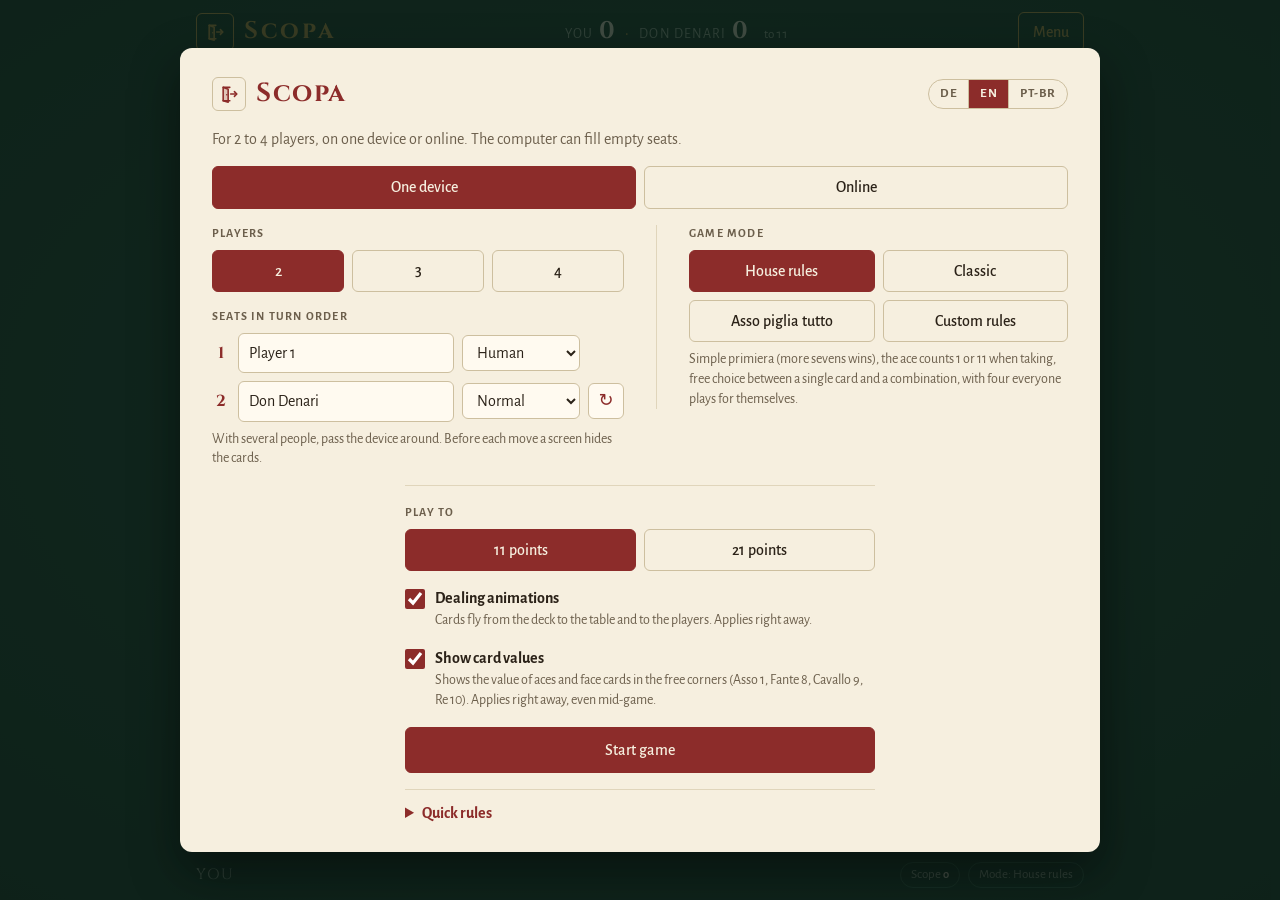
<file: scopa/index.html>
<!doctype html>
<html lang="de">
<head>
<meta charset="utf-8">
<meta name="viewport" content="width=device-width, initial-scale=1, viewport-fit=cover">
<meta name="theme-color" content="#173a2c">
<link rel="icon" type="image/svg+xml" href="favicon.svg">
<link rel="apple-touch-icon" href="apple-touch-icon.png">
</head>
<body style="margin:0">
<title>Scopa</title>
<meta name="claude:viewport-fit-sides" content="cover">
<link rel="preconnect" href="https://fonts.googleapis.com">
<link rel="preconnect" href="https://fonts.gstatic.com" crossorigin>
<link rel="stylesheet" href="https://fonts.googleapis.com/css2?family=Cinzel:wght@600;700&family=Alegreya+Sans:ital,wght@0,400;0,500;0,700;1,400&display=swap">
<style>
/* Layout: one card table — opponent across the top, green felt in the middle, your hand at the bottom. Single deliberate look (felt table), works on any host background. */
:root{
  --felt:#245442; --felt-deep:#173a2c; --felt-line:#3a6b57;
  --brass:#d6ac55; --brass-soft:rgba(214,172,85,.18);
  --cream:#f6efdf; --ink:#2b2218; --ink-soft:#6c5f4c; --wine:#8c2c2a;
  --text:#ede7d7; --muted:#a8bdac;
  --display:"Cinzel", "Trajan Pro", Georgia, serif;
  --body:"Alegreya Sans", "Segoe UI", system-ui, sans-serif;
  --cw:clamp(52px, 14.5vw, 82px);
  color-scheme:dark;
}
html,body{height:100%}
[hidden]{display:none !important}
.sheet{color-scheme:light}
.sheet input[type=checkbox],.sheet input[type=radio]{accent-color:var(--wine)}
body{
  background-color:var(--felt-deep);
  background-image:radial-gradient(ellipse 80% 70% at 50% 45%, var(--felt) 0%, var(--felt-deep) 100%);
  background-attachment:fixed;
  color:var(--text); font-family:var(--body); font-size:16px; line-height:1.4;
}
.app{
  max-width:920px; margin:0 auto; min-height:100%; box-sizing:border-box;
  display:flex; flex-direction:column; gap:12px;
  padding-block:12px;
  padding-left:max(16px, env(safe-area-inset-left, 0px));
  padding-right:max(16px, env(safe-area-inset-right, 0px));
}
header{display:flex; align-items:center; justify-content:space-between; gap:12px; flex-wrap:wrap}
.brand{font-family:var(--display); font-weight:700; font-size:24px; letter-spacing:.12em; color:var(--brass); margin:0}
.score{display:flex; align-items:baseline; gap:10px; font-variant-numeric:tabular-nums}
.score b{font-family:var(--display); font-size:24px; color:var(--cream)}
.score em{font-style:normal; color:var(--muted); font-size:14px; text-transform:uppercase; letter-spacing:.08em}
.score .sep{color:var(--brass)}
.score small{color:var(--muted); font-size:13px; margin-left:6px}
.btn{
  font:inherit; font-weight:500; cursor:pointer; border-radius:6px; padding:8px 14px;
  border:1px solid var(--brass); background:transparent; color:var(--brass);
}
.btn:hover{background:var(--brass-soft)}
a.btn{text-decoration:none; text-align:center; display:inline-flex; align-items:center; justify-content:center; box-sizing:border-box}
.hdr-left{display:flex; align-items:center; gap:10px; min-width:0}
.iconbtn{display:inline-grid; place-items:center; flex:none; width:38px; height:38px; box-sizing:border-box; border:1px solid var(--brass); border-radius:6px; color:var(--brass); text-decoration:none}
.iconbtn:hover{background:var(--brass-soft)}
.iconbtn:focus-visible{outline:3px solid var(--brass); outline-offset:3px}
.iconbtn.light{width:34px; height:34px; border-color:#cdbf9f; color:var(--wine)}
.iconbtn.light:hover{background:rgba(140,44,42,.08)}
.overlay.confirm{z-index:45}
.overlay.confirm .sheet{max-width:400px}
.btn:focus-visible,.card:focus-visible{outline:3px solid var(--brass); outline-offset:3px}
.btn.primary{background:var(--brass); color:var(--ink)}
.btn.primary:hover{background:#e4bd69}

.zone{display:flex; align-items:center; justify-content:space-between; gap:12px; flex-wrap:wrap}
.who{font-family:var(--display); font-size:15px; letter-spacing:.1em; color:var(--muted); text-transform:uppercase}
.chips{display:flex; gap:8px; flex-wrap:wrap}
.chip{font-size:13px; padding:3px 10px; border-radius:999px; border:1px solid var(--felt-line); color:var(--muted); font-variant-numeric:tabular-nums}
.chip b{color:var(--cream); font-weight:700}
.chip.hot{border-color:var(--brass); color:var(--brass)}
.chip.hot b{color:var(--brass)}
.row{display:flex; gap:8px; justify-content:center; flex-wrap:wrap; min-width:0}

.card{
  width:var(--cw); aspect-ratio:60/92; max-width:100%; border-radius:6px; flex:none;
  box-shadow:0 2px 0 rgba(0,0,0,.25), 0 6px 14px rgba(0,0,0,.28);
  background:var(--cream); position:relative; transition:transform .18s ease, box-shadow .18s ease;
}
.card svg{display:block; width:100%; height:100%}
.back{
  --cw:clamp(34px, 9vw, 50px);
  background:var(--wine);
  background-image:repeating-linear-gradient(45deg, rgba(246,239,223,.16) 0 2px, transparent 2px 7px),
                   repeating-linear-gradient(-45deg, rgba(246,239,223,.16) 0 2px, transparent 2px 7px);
  border:3px solid var(--cream); box-sizing:border-box;
}
.opp-cards{display:flex; gap:6px}

.table{
  flex:1; position:relative; border:1px solid var(--felt-line); border-radius:16px;
  min-height:calc(var(--cw) * 1.53 + 56px);
  display:flex; flex-wrap:wrap; gap:10px; align-items:center; align-content:center; justify-content:center;
  padding:16px 14px; box-shadow:inset 0 0 40px rgba(0,0,0,.22);
}
.deckpile{position:relative; flex:none; width:calc(var(--cw-pile) + 6px); height:calc(var(--cw-pile) * 1.53 + 6px); margin-right:10px; align-self:center}
.deckpile .card.back{--cw:var(--cw-pile); position:absolute; left:calc(var(--i) * 3px); top:calc(var(--i) * -3px + 6px); border-width:2px; box-shadow:0 2px 4px rgba(0,0,0,.35)}
.deckpile b{position:absolute; left:50%; top:55%; transform:translate(-50%,-50%); z-index:2; min-width:24px; padding:1px 6px; border-radius:999px; background:var(--felt-deep); color:var(--cream); border:1px solid var(--brass); font-size:12px; text-align:center; font-variant-numeric:tabular-nums}
.handrow{display:grid; grid-template-columns:1fr auto 1fr; align-items:end; gap:8px}
.mypile{justify-self:start; display:flex; flex-direction:column; align-items:center; gap:4px; padding-bottom:2px}
.pilelbl{font-size:11px; letter-spacing:.08em; text-transform:uppercase; color:var(--muted)}
.cpile{--pw:var(--cw-pile); position:relative; flex:none; width:calc(var(--pw) + 10px); height:calc(var(--pw) * 1.53 + 10px)}
.cpile .card.back{--cw:var(--pw); position:absolute; left:5px; top:5px; border-width:2px; transform:rotate(var(--r)); box-shadow:0 2px 4px rgba(0,0,0,.35)}
.cpile.empty::before{content:""; position:absolute; inset:5px; border:1.5px dashed var(--felt-line); border-radius:6px}
.cpile b{position:absolute; left:50%; top:52%; transform:translate(-50%,-50%); z-index:2; min-width:22px; padding:1px 6px; border-radius:999px; background:var(--felt-deep); color:var(--cream); border:1px solid var(--brass); font-size:12px; text-align:center; font-variant-numeric:tabular-nums}
.cpile.empty b{display:none}
.opp-body{display:flex; align-items:center; justify-content:space-between; gap:8px}
.opp .cpile{--pw:clamp(22px, 6vw, 30px)}
.opp .cpile b{font-size:11px; min-width:18px; padding:0 4px}
.card.flying{pointer-events:none; transition:none}
.deckpile.gone{visibility:hidden; width:0; margin-right:0}
.empty{color:var(--muted); font-style:italic}
.card.target{transform:translateY(-6px); box-shadow:0 0 0 3px var(--brass), 0 10px 18px rgba(0,0,0,.35)}
.card.taken{box-shadow:0 0 0 3px var(--brass), 0 10px 18px rgba(0,0,0,.35); animation:pulse .5s ease-in-out infinite alternate}
.card.incoming{box-shadow:0 0 0 3px var(--cream), 0 10px 18px rgba(0,0,0,.35); animation:drop .35s ease-out}
.card.incoming.opp{box-shadow:0 0 0 3px var(--wine), 0 0 0 5px var(--cream)}
@keyframes drop{from{transform:translateY(-24px) scale(1.06); opacity:.2}to{transform:none; opacity:1}}
@keyframes pulse{from{transform:translateY(-4px)}to{transform:translateY(-8px)}}

.msg{text-align:center; color:var(--muted); font-style:italic; min-height:1.4em; margin:0}
.hand{display:flex; gap:10px; justify-content:center; padding-top:10px; min-height:calc(var(--cw) * 1.53 + 10px)}
button.card{border:0; padding:0; cursor:pointer; font:inherit}
button.card:disabled{cursor:default}
button.card:not(:disabled):hover{transform:translateY(-5px)}
button.card.sel{transform:translateY(-12px); box-shadow:0 0 0 3px var(--brass), 0 12px 20px rgba(0,0,0,.35)}
.hand.wait button.card{filter:saturate(.75) brightness(.92)}

.opts{min-height:44px; display:flex; flex-wrap:wrap; gap:8px; justify-content:center; align-items:center}
.opts p{margin:0; color:var(--muted); width:100%; text-align:center; font-size:14px}

.overlay{
  position:fixed; inset:0; z-index:20; background:rgba(12,28,21,.78);
  display:flex; align-items:center; justify-content:center; overflow:auto;
  padding-block:max(16px, env(safe-area-inset-top, 0px)) max(16px, env(safe-area-inset-bottom, 0px));
  padding-left:max(16px, env(safe-area-inset-left, 0px));
  padding-right:max(16px, env(safe-area-inset-right, 0px));
}
.sheet{
  background:var(--cream); color:var(--ink); border-radius:12px; width:100%; max-width:470px;
  padding:24px; box-sizing:border-box; box-shadow:0 20px 50px rgba(0,0,0,.45); margin:auto;
  display:flex; flex-direction:column; gap:16px;
}
.sheet h2{font-family:var(--display); font-size:26px; letter-spacing:.06em; margin:0; color:var(--wine); text-wrap:balance}
.sheet p{margin:0; color:var(--ink-soft)}
.field{display:flex; flex-direction:column; gap:8px}
.field > span{font-size:12px; letter-spacing:.1em; text-transform:uppercase; color:var(--ink-soft); font-weight:700}
.seg{display:flex; gap:8px}
.seg label{flex:1; position:relative}
.seg input{position:absolute; opacity:0; inset:0; margin:0; cursor:pointer}
.seg label span{display:block; text-align:center; padding:9px; border:1px solid #cdbf9f; border-radius:6px; font-weight:500}
.seg input:checked + span{background:var(--wine); border-color:var(--wine); color:var(--cream)}
.seg input:focus-visible + span{outline:3px solid var(--brass); outline-offset:2px}
.check{display:flex; gap:10px; align-items:flex-start; cursor:pointer}
.check input{width:20px; height:20px; margin:2px 0 0; accent-color:var(--wine); flex:none}
.check small{display:block; color:var(--ink-soft); font-size:14px; margin-top:2px}
.sheet .btn{border-color:var(--wine); color:var(--wine)}
.sheet .btn:hover{background:rgba(140,44,42,.08)}
.sheet .btn.primary{background:var(--wine); color:var(--cream)}
.sheet .btn.primary:hover{background:#a03432}
.actions{display:flex; gap:10px; flex-wrap:wrap}
.actions .btn{flex:1; padding:11px 14px}
details{border-top:1px solid #e0d5bb; padding-top:12px}
summary{cursor:pointer; font-weight:700; color:var(--wine)}
details ul{margin:10px 0 0; padding-left:18px; color:var(--ink-soft); font-size:14px; display:flex; flex-direction:column; gap:4px}

table.sum{width:100%; border-collapse:collapse; font-variant-numeric:tabular-nums}
.sum th,.sum td{padding:7px 6px; border-bottom:1px solid #e3d9c2; text-align:center}
.sum th:first-child{text-align:left; font-weight:500}
.sum thead th{font-size:12px; letter-spacing:.1em; text-transform:uppercase; color:var(--ink-soft)}
.sum td.win{font-weight:700}
.sum .pt{display:inline-block; margin-left:6px; padding:0 6px; border-radius:999px; background:var(--wine); color:var(--cream); font-size:12px; font-weight:700}
.sum tfoot th,.sum tfoot td{border-bottom:0; font-weight:700}
.sum tfoot tr.total td{font-family:var(--display); font-size:20px; color:var(--wine)}
.note{font-size:14px}

.flash{
  position:fixed; inset:0; z-index:30; display:flex; flex-direction:column; align-items:center; justify-content:center;
  pointer-events:none; animation:flash 1.3s ease forwards;
}
.flash b{font-family:var(--display); font-size:clamp(48px, 14vw, 88px); color:var(--brass); letter-spacing:.08em; text-shadow:0 4px 18px rgba(0,0,0,.55)}
.flash span{color:var(--cream); font-size:18px; text-shadow:0 2px 8px rgba(0,0,0,.6)}
@keyframes flash{0%{opacity:0; transform:scale(.7)}18%{opacity:1; transform:scale(1.05)}30%{transform:scale(1)}80%{opacity:1}100%{opacity:0}}


/* multi-player additions */
:root{--cw-pile:clamp(34px, 9vw, 48px); --cw-main:clamp(52px, 14.5vw, 82px); --cw-hand:clamp(66px, 19vw, 106px); --team-a:#e0b25a; --team-b:#9fc6e8}
.score{flex-wrap:wrap; row-gap:2px}
.sc{display:inline-flex; align-items:baseline; gap:6px}
.sc.t0 em{color:var(--team-a)} .sc.t1 em{color:var(--team-b)}
.opps{display:grid; grid-template-columns:repeat(auto-fit, minmax(150px, 1fr)); gap:8px}
.opp{border:1px solid var(--felt-line); border-radius:10px; padding:8px 10px; display:flex; flex-direction:column; gap:6px; min-width:0; transition:border-color .2s, box-shadow .2s}
.opp.active{border-color:var(--brass); box-shadow:0 0 0 1px var(--brass), 0 0 18px rgba(214,172,85,.18)}
.opp .top{display:flex; justify-content:space-between; align-items:center; gap:6px; min-width:0}
.opp .name{font-weight:700; color:var(--cream); overflow:hidden; text-overflow:ellipsis; white-space:nowrap; min-width:0}
.opp .back{--cw:clamp(24px, 6.5vw, 34px); border-width:2px}
.opp .none{font-size:13px; color:var(--muted); font-style:italic}
.tags{display:flex; gap:4px; flex:none}
.tag,.team{font-size:11px; letter-spacing:.06em; text-transform:uppercase; padding:1px 7px; border-radius:999px; border:1px solid var(--felt-line); color:var(--muted)}
.team.t0{border-color:var(--team-a); color:var(--team-a)}
.team.t1{border-color:var(--team-b); color:var(--team-b)}
.me{display:flex; gap:8px; align-items:center}
.hand{--cw:var(--cw-hand); align-items:flex-start; min-width:calc(var(--cw-hand) * 3 + 20px)}
.hand .back{--cw:var(--cw-hand); border-width:3px}
.seats .seat{display:grid; grid-template-columns:18px minmax(0,1fr) 7.4em 36px; gap:8px; align-items:center}
.seats.teams .seat{grid-template-columns:18px minmax(0,1fr) 7.4em 36px auto}
.seats select{width:100%}
@media (max-width:480px){ .seats .seat, .seats.teams .seat{column-gap:6px} .seats .seat{grid-template-columns:16px minmax(0,1fr) 7.3em 34px} .seats.teams .seat{grid-template-columns:16px minmax(0,1fr) 7.3em 34px auto} .seats select{padding-inline:6px} .reroll{width:34px;height:34px} }
.reroll{font:inherit; font-size:18px; line-height:1; width:36px; height:36px; border:1px solid #cdbf9f; border-radius:6px; background:#fffaf0; color:var(--wine); cursor:pointer}
.reroll:hover{background:#f3e8d0}
.reroll.off{visibility:hidden}
.reroll:focus-visible{outline:3px solid var(--brass); outline-offset:1px}
.seats .num{font-family:var(--display); font-weight:700; color:var(--wine); text-align:center}
.seats input[type=text],.seats select{font:inherit; padding:8px 10px; border:1px solid #cdbf9f; border-radius:6px; background:#fffaf0; color:var(--ink); min-width:0}
.seats input[type=text]:focus-visible,.seats select:focus-visible{outline:3px solid var(--brass); outline-offset:1px}
.seats [data-team]{display:none; border-color:#cdbf9f}
.seats.teams [data-team]{display:inline-block}
.seats .team.t0{color:#9a6a12; border-color:#d6b46a} .seats .team.t1{color:#2f5d8a; border-color:#9ab9d6}
.hint{font-size:14px}
.menuhead{display:flex; align-items:center; justify-content:space-between; gap:12px; flex-wrap:wrap}
.langs{display:flex; border:1px solid #cdbf9f; border-radius:999px; overflow:hidden}
.lang{font:inherit; font-size:13px; font-weight:700; letter-spacing:.04em; padding:5px 11px; border:0; background:transparent; color:var(--ink-soft); cursor:pointer}
.lang + .lang{border-left:1px solid #cdbf9f}
.lang.on{background:var(--wine); color:var(--cream)}
.lang:focus-visible{outline:3px solid var(--brass); outline-offset:-3px}
.sheet input[type=text]{font:inherit; padding:8px 10px; border:1px solid #cdbf9f; border-radius:6px; background:#fffaf0; color:var(--ink); min-width:0}
.sheet input[type=text]:focus-visible{outline:3px solid var(--brass); outline-offset:1px}
.online{display:flex; flex-direction:column; gap:8px}
.online .lbl{font-weight:700; font-size:14px; color:var(--ink)}
.join{display:flex; gap:8px}
.join input{flex:1; text-transform:uppercase; letter-spacing:.3em; font-weight:700}
.err{margin:0; color:var(--wine) !important; font-weight:700; font-size:14px}
.err:empty{display:none}
.codebox{display:flex; align-items:center; justify-content:space-between; gap:12px; flex-wrap:wrap; padding:12px 16px; border:1px dashed #cdbf9f; border-radius:8px; background:#fbf6ea}
.codebox .actions{flex:none}
.codebox .btn{white-space:nowrap}
.codebox b{font-family:var(--display); font-size:40px; letter-spacing:.18em; color:var(--wine); font-variant-numeric:tabular-nums}
.linktext{word-break:break-all; user-select:all}
ul.lobby{list-style:none; margin:0; padding:0; display:flex; flex-direction:column; gap:6px}
ul.lobby li{display:grid; grid-template-columns:18px minmax(0,1fr) auto auto; gap:8px; align-items:center; padding:8px 10px; border:1px solid #e0d5bb; border-radius:6px; background:#fffaf0}
ul.lobby li.open .pname{color:var(--ink-soft); font-style:italic}
ul.lobby .num{font-family:var(--display); font-weight:700; color:var(--wine)}
ul.lobby .pname{font-weight:700; overflow:hidden; text-overflow:ellipsis; white-space:nowrap; min-width:0}
ul.lobby .pname-edit{font:inherit; font-weight:700; width:100%; box-sizing:border-box; padding:3px 22px 3px 6px; margin:-3px 0; border:1px dashed transparent; border-radius:4px; background:transparent url("data:image/svg+xml,%3Csvg xmlns='http://www.w3.org/2000/svg' viewBox='0 0 24 24' fill='none' stroke='%238c2c2a' stroke-width='2' stroke-linecap='round' stroke-linejoin='round'%3E%3Cpath d='M4 20h4L19 9l-4-4L4 16z'/%3E%3Cpath d='M13 7l4 4'/%3E%3C/svg%3E") no-repeat right 4px center / 13px; color:var(--ink); text-overflow:ellipsis; cursor:text}
ul.lobby .pname-edit:hover{border-color:#cdbf9f}
ul.lobby .pname-edit:focus{outline:none; border:1px solid var(--wine); background-color:#fff; background-image:none; padding-right:6px}
.ptags{display:flex; gap:4px; flex-wrap:wrap; justify-content:flex-end}
ul.lobby .team.t0{color:#9a6a12; border-color:#d6b46a} ul.lobby .team.t1{color:#2f5d8a; border-color:#9ab9d6}
.opp .top{flex-wrap:wrap; row-gap:4px}
.opp .name{flex:1 1 70px}
.tag.dark{border-color:#cdbf9f; color:var(--ink-soft)}
.btn.mini{padding:4px 10px; font-size:13px}
select.lvl{font:inherit; font-size:13px; padding:4px 6px; border:1px solid #cdbf9f; border-radius:6px; background:#fffaf0; color:var(--ink)}
.btn.light{border-color:var(--brass); color:var(--brass)}
.opp .btn.mini{align-self:flex-start}
.toast{position:fixed; left:50%; bottom:calc(20px + env(safe-area-inset-bottom, 0px)); transform:translateX(-50%); z-index:40; max-width:min(92vw, 520px); background:var(--cream); color:var(--ink); padding:10px 16px; border-radius:8px; box-shadow:0 8px 24px rgba(0,0,0,.4); font-size:15px; text-align:center}
.rulehint{font-size:14px; color:var(--brass) !important; font-style:italic}
.seg.grid{display:grid; grid-template-columns:1fr 1fr}
.cols,.col,.below{display:flex; flex-direction:column; gap:16px; min-width:0}
.below{width:100%; max-width:470px; margin-inline:auto}
@media (min-width:820px){
  .sheet.menu{max-width:920px; padding:28px 32px}
  .cols{display:grid; grid-template-columns:1fr 1fr; gap:32px; align-items:start}
  .cols .col + .col{border-left:1px solid #e0d5bb; padding-left:32px}
  .below{border-top:1px solid #e0d5bb; padding-top:18px}
}
.custom{display:flex; flex-direction:column; gap:14px; padding:14px; border:1px solid #e0d5bb; border-radius:8px; background:#fbf6ea}
.radios{display:flex; flex-direction:column; gap:10px}
.log{margin:0; padding-left:18px; color:var(--ink); display:flex; flex-direction:column; gap:4px; font-size:15px}
.sheet.wide{max-width:560px}
.scroll{overflow-x:auto}
.sum thead th small{display:block; font-size:11px; letter-spacing:0; text-transform:none; font-weight:400}

@media (max-width:480px){
  .table{gap:7px; padding:12px 8px}
  .hand{gap:8px}
  .brand{font-size:20px}
}
/* the whole table fits on one screen: card sizes follow the screen height as well as its width */
:root{
  --cw-main:clamp(40px, min(14.5vw, 11vh), 82px);
  --cw-hand:clamp(48px, min(19vw, 13.5vh), 106px);
  --cw-pile:clamp(26px, min(9vw, 6.5vh), 48px);
  --cw-opp:clamp(18px, min(6.5vw, 4.6vh), 34px);
}
@supports (height:1dvh){
  :root{
    --cw-main:clamp(40px, min(14.5vw, 11dvh), 82px);
    --cw-hand:clamp(48px, min(19vw, 13.5dvh), 106px);
    --cw-pile:clamp(26px, min(9vw, 6.5dvh), 48px);
    --cw-opp:clamp(18px, min(6.5vw, 4.6dvh), 34px);
  }
}
.app{height:100%; min-height:0; gap:clamp(6px, 1.4vh, 12px); padding-block:clamp(6px, 1.4vh, 12px)}
.table{--cw:var(--cw-main); flex:1 1 0; min-height:calc(var(--cw) * 1.53 + 28px); overflow:auto}
.table.crowded{--cw:calc(var(--cw-main) * .82)}
.opp{padding:6px 10px; gap:4px}
.opp .back{--cw:var(--cw-opp)}
.opp .cpile{--pw:var(--cw-opp)}
.opp-right{display:flex; align-items:center; gap:6px}
.chip.mini{font-size:11px; padding:1px 7px}
.hand{padding-top:6px}
.opts{min-height:38px}
header,.opps,.msg,.opts,.handrow,.zone{flex:none}
/* many choices: one row that scrolls sideways instead of pushing the hand off screen */
.opts.many{flex-wrap:nowrap; overflow-x:auto; justify-content:flex-start; padding-bottom:4px; scrollbar-width:thin}
.opts.many p{width:auto; flex:none; white-space:nowrap}
.opts.many .btn{flex:none; white-space:nowrap}
@media (max-width:600px){
  header{flex-wrap:nowrap; gap:8px}
  .brand{font-size:18px; letter-spacing:.08em}
  .score{flex:1; min-width:0; overflow:hidden; flex-wrap:nowrap; justify-content:safe center; gap:5px}
  .score.many{gap:3px}
  .score.many em{max-width:3.2ch; letter-spacing:0}
  .score.many b{font-size:16px}
  .score em{max-width:7ch; overflow:hidden; text-overflow:ellipsis; white-space:nowrap; font-size:11px}
  .score b{font-size:18px}
  .score small{display:none}
  #menuBtn{padding:5px 10px}
  header .iconbtn{width:32px; height:32px}
  header .hdr-left{gap:7px}
  .opps{grid-template-columns:repeat(auto-fit, minmax(98px, 1fr)); gap:6px}
  .opp{padding:5px 8px}
  .opp .tag.ai{display:none}
  .team .long{display:none}
  .opp .name{font-size:14px}
  .opp-cards{gap:0}
  .opp-cards .card + .card{margin-left:calc(var(--cw-opp) * -.3)}
  .msg{font-size:14px; line-height:1.3}
  .opts p{font-size:13px}
  .modechip,.teamchip{display:none}
}
@media (prefers-reduced-motion:reduce){
  *{animation:none !important; transition:none !important}
}
</style>

<div class="app">
  <header>
    <div class="hdr-left"><a class="iconbtn exitlink" id="exitBtn" href="https://thisksad.github.io/Game-Hub/"><svg viewBox="0 0 24 24" width="20" height="20" aria-hidden="true" fill="none" stroke="currentColor" stroke-width="1.9" stroke-linecap="round" stroke-linejoin="round"><path d="M13 4H5v16h8"/><path d="M5 4l6 2.2v15.6L5 20" fill="currentColor" fill-opacity=".22"/><circle cx="9.3" cy="13" r=".9" fill="currentColor" stroke="none"/><path d="M14 12h7"/><path d="M18.5 9.2L21.3 12l-2.8 2.8"/></svg></a><h1 class="brand">Scopa</h1></div>
    <div class="score" id="score"></div>
    <button class="btn" id="menuBtn" type="button">Menü</button>
  </header>
  <section class="opps" id="opps" aria-label="Mitspieler"></section>
  <section class="table" id="table" aria-label="Tisch"></section>
  <p class="msg" id="msg" aria-live="polite"></p>
  <div class="opts" id="opts"></div>
  <div class="handrow"><div aria-hidden="true"></div><section class="hand" id="hand" aria-label="Karten auf der Hand"></section><div class="mypile" id="myPile"></div></div>
  <section class="zone">
    <div class="me" id="meName"></div>
    <div class="chips" id="myChips"></div>
  </section>
</div>
<div id="overlay"></div>

<script>
const SUITS=['D','C','S','B'];
const SUIT_NAME={D:'Denari',C:'Coppe',S:'Spade',B:'Bastoni'};
const RANK_NAME={1:'Asso',8:'Fante',9:'Cavallo',10:'Re'};
const RANK_SHORT={1:'A',8:'F',9:'C',10:'R'};
const SUIT_COLOR={D:'#b8860b',C:'#a8322a',S:'#2f5d8a',B:'#3d7a3a'};
const PV={7:21,6:18,1:16,5:15,4:14,3:13,2:12,8:10,9:10,10:10};
const nm=c=>`${RANK_NAME[c.v]||c.v} di ${SUIT_NAME[c.s]}`;
/* ---------- languages ---------- */
const LANGS={de:'Deutsch', en:'English', pt:'Português (BR)'};
const I18N={
de:{
  you:"Du", youObj:"dich", team:"Team {x}", teamWord:"Team ", computer:"Computer", menu:"Menü", upTo:"bis {n}", noCards:"keine Karten",
  collected:"Gesammelt", pileAria:"Gesammelt: {n} Karten", deckAria:"Stapel: {n} Karten", tableEmpty:"Der Tisch ist leer.",
  modeChip:"Modus: {m}", teamChip:"Team {x}: {m}", replace:"Computer übernimmt", scopaPoint:"Punkt für {who}",
  ariaOpps:"Mitspieler", ariaTable:"Tisch", ariaHand:"Karten auf der Hand", player:"Spieler {n}",
  cantTake:"Mit dieser Karte kannst du nichts nehmen.", placeOnTable:"Auf den Tisch legen", takeAll:"Ganzen Tisch nehmen ({n} Karten)",
  take:"Nehmen: {c}", chooseTake:"Wähle, was du nimmst:", tapHint:"Tippe eine Karte an und bestätige dann darunter.",
  blocked1:"Die Kombination {c} ist nicht erlaubt, weil eine passende Einzelkarte auf dem Tisch liegt.",
  blockedN:"Die Kombinationen {c} sind nicht erlaubt, weil eine passende Einzelkarte auf dem Tisch liegt.", or:"oder",
  startsYou:"Du beginnst. Wähle eine Karte.", starts:"{who} beginnt.", yourTurn:"Du bist dran.", theirTurn:"{who} ist dran.", roundOver:"Runde vorbei.",
  mvTakeYou:"Du spielst {card} und nimmst {taken}.", mvTake:"{who} spielt {card} und nimmt {taken}.",
  mvAllYou:"Du spielst {card} und nimmst den ganzen Tisch ({n} Karten). Asso piglia tutto!", mvAll:"{who} spielt {card} und nimmt den ganzen Tisch ({n} Karten). Asso piglia tutto!",
  mvPlaceYou:"Du legst {card} auf den Tisch.", mvPlace:"{who} legt {card} auf den Tisch.",
  rowCards:"Karten", rowDenari:"Denari", rowSettebello:"Settebello", rowPrimiera:"Primiera", rowScope:"Scope", missingSuit:"Farbe fehlt",
  winsTeam:"Team {x} gewinnt", youWon:"Gewonnen!", wins:"{who} gewinnt", roundEnded:"Runde {n} vorbei",
  restNote:"Die letzten {n} Tischkarten gingen an {who}.", tieGoesOn:"Gleichstand an der Spitze, es geht weiter.", canRestart:"{who} kann eine neue Partie starten.",
  thisRound:"Diese Runde", total:"Gesamt", leaveRoom:"Raum verlassen", playAgain:"Nochmal spielen", nextRound:"Nächste Runde",
  coverTitle:"{who} ist dran", coverText:"Gib das Gerät an {who}. Alle anderen schauen bitte weg.", sinceStart:"Bisher in dieser Runde", sinceLast:"Seit deinem letzten Zug", reveal:"Karten aufdecken",
  intro:"Für 2 bis 4 Spieler, an einem Gerät oder online. Freie Plätze übernimmt auf Wunsch der Computer.", language:"Sprache",
  oneDevice:"An einem Gerät", online:"Online", players:"Spieler", seatsOrder:"Plätze in Spielreihenfolge", seatName:"Name Platz {n}", seatBy:"Platz {n} besetzt durch",
  human:"Mensch", reroll:"Anderen Namen würfeln", teamHint:"Zu viert spielen Platz 1 und 3 (Team A) gegen Platz 2 und 4 (Team B).",
  passHint:"Sind mehrere Menschen dabei, wird das Gerät reihum weitergegeben. Vor jedem Zug verdeckt ein Hinweis die Karten.",
  playOnline:"Online spielen", yourName:"Dein Name", onlineHint:"Jeder spielt am eigenen Gerät. Erstelle einen Raum mit Spielerzahl und Modus von hier, oder tritt mit dem Code eines Mitspielers bei.",
  code:"Code", roomCode:"Raum-Code", join:"Beitreten", gameMode:"Spielmodus",
  classicPrim:"Klassische Primiera", classicPrimHint:"Beste Karte jeder Farbe nach Punktwerten (7 = 21, 6 = 18, Ass = 16, 5 = 15 … Bildkarten = 10). Ohne Haken gewinnt, wer mehr Siebener hat, bei Gleichstand mehr Sechser, dann Asse.",
  ace:"Ass", aceOne:"Zählt 1", aceOneHint:"Standardregel.", aceEleven:"Zählt 1 oder 11",
  aceElevenHint:"Ein ausgespieltes Ass darf Karten nehmen, die zusammen 11 ergeben (z. B. 5 + 6). Liegt ein Ass auf dem Tisch, muss es zuerst dieses nehmen.",
  aceAllHint:"Ein ausgespieltes Ass nimmt den ganzen Tisch. Das zählt nicht als Scopa.",
  free:"Freie Wahl beim Nehmen", freeHint:"Liegt eine passende Einzelkarte und eine passende Kombination auf dem Tisch, darfst du wählen. Ohne Haken hat die Einzelkarte Vorrang.",
  withFour:"Zu viert", teams2v2:"Teams (2 gegen 2)", solo:"Jeder für sich", playTo:"Gespielt wird bis", points:"{n} Punkte",
  animLbl:"Animationen beim Austeilen", animHint:"Die Karten fliegen vom Stapel auf den Tisch und zu den Spielern. Gilt sofort.",
  valuesLbl:"Spielwerte auf den Karten zeigen", valuesHint:"Zeigt bei Ass und Bildkarten den Wert in den freien Ecken (Ass 1, Fante 8, Cavallo 9, Re 10). Gilt sofort, auch im laufenden Spiel.",
  resume:"Weiterspielen", createRoom:"Raum erstellen", newGame:"Neues Spiel", startGame:"Spiel starten", rulesShort:"Regeln kurz",
  rule1:"Jeder hat 3 Karten, zu Beginn liegen 4 offen auf dem Tisch.",
  rule2:"Spiele eine Karte: Nimm eine Tischkarte mit gleichem Wert oder mehrere, deren Summe passt. Eine einzelne passende Karte hat Vorrang, außer der Modus erlaubt freie Wahl.",
  rule3:"Wer den Tisch abräumt, macht eine Scopa (1 Punkt), außer mit dem letzten Zug der Runde.",
  rule4:"Je 1 Punkt für meiste Karten, meiste Denari, Settebello (7 di Denari) und Primiera. Bei Gleichstand gibt es keinen Punkt.",
  rule5:"Werte: Ass 1, 2–7, Fante 8, Cavallo 9, Re 10. Die Modi ändern, was das Ass kann.",
  nameFirst:"Trag zuerst deinen Namen ein.", codeFour:"Der Raum-Code hat vier Buchstaben.",
  modeHouse:"Hausregeln", modeHouseDesc:"Einfache Primiera (mehr Siebener gewinnt), das Ass zählt beim Nehmen 1 oder 11, freie Wahl zwischen Einzelkarte und Kombination, zu viert spielt jeder für sich.",
  modeClassic:"Klassisch", modeClassicDesc:"Primiera mit Punktwerten, das Ass zählt 1, eine passende Einzelkarte hat Vorrang vor Kombinationen, zu viert zwei gegen zwei.",
  modeAsso:"Asso piglia tutto", modeAssoDesc:"Wie Klassisch, aber ein ausgespieltes Ass nimmt den ganzen Tisch. Das zählt nicht als Scopa.",
  modeCustom:"Eigene Regeln", modeCustomDesc:"Stell die Regeln unten selbst zusammen.",
  waitingRoom:"Warteraum", lobbyIntro:"Teile den Code oder den Link mit deinen Mitspielern. Sie öffnen das Spiel, wählen „Online“ und treten bei.",
  copyCode:"Code kopieren", copyLink:"Link kopieren", copiedCode:"Code kopiert.", copiedLink:"Link kopiert.", linkSelected:"Link markiert, jetzt kopieren.",
  seatsHead:"Plätze · {m} · bis {n}", host:"Gastgeber", freeSeat:"Freier Platz", release:"Freigeben",
  openSeats1:"Noch 1 Platz frei. Beim Start übernimmt dort der Computer.", openSeatsN:"Noch {n} Plätze frei. Beim Start übernimmt dort der Computer.",
  allSeated:"Alle Plätze sind besetzt.", renameHint:"Zum Ändern einfach auf einen Namen tippen.", editName:"Name von Platz {n} ändern", waitHost:"Warten, bis {who} das Spiel startet.",
  netErr:"Keine Verbindung zum Server. Online spielen geht über thisksad.github.io/Game-Hub/scopa/ und braucht Internet.",
  badResponse:"Unerwartete Antwort vom Server.", serverErr:"Serverfehler, bitte nochmal versuchen.", loadErr:"Serverfehler beim Laden.",
  roomGone:"Diesen Raum gibt es nicht mehr.", seatLost:"Dein Platz in diesem Raum ist nicht mehr gültig, zum Beispiel weil der Computer ihn übernommen hat.",
  e_noRoom:"Diesen Raum gibt es nicht (mehr). Prüf den Code.", e_started:"In diesem Raum läuft das Spiel schon.", e_full:"Der Raum ist schon voll.",
  e_notInRoom:"Du sitzt nicht in diesem Raum.", e_hostOnly:"Das darf nur der Gastgeber.", e_noSeat:"Diesen Platz gibt es nicht.",
  e_seatTaken:"Auf diesem Platz sitzt schon jemand.", e_noRound:"Gerade läuft keine Runde.", e_notTurn:"Du bist nicht dran.",
  e_noCard:"Diese Karte hast du nicht auf der Hand.", e_badTake:"Diese Karten darfst du mit dieser Karte nicht nehmen.",
  e_mustTake:"Mit dieser Karte musst du etwas vom Tisch nehmen.", e_conflict:"Jemand anderes war schneller. Versuch es gleich nochmal.",
  e_cantReplace:"Diesen Platz kann der Computer nicht übernehmen.", exit:"Zum Game Hub", exitTitle:"Spiel verlassen?", exitText:"Die laufende Partie geht dabei verloren.", exitLobbyText:"Du verlässt den Warteraum.", exitOnlineText:"Du verlässt den Online-Raum. Die anderen spielen ohne dich weiter, der Gastgeber kann deinen Platz dem Computer geben.", exitGo:"Verlassen", compLevel:"Computer · {l}", lvl_easy:"Leicht", lvl_normal:"Normal", lvl_hard:"Schwer", lvl_extreme:"Extrem", e_noCode:"Konnte keinen freien Raum-Code finden. Versuch es nochmal."
},
en:{
  you:"You", youObj:"you", team:"Team {x}", teamWord:"Team ", computer:"Computer", menu:"Menu", upTo:"to {n}", noCards:"no cards",
  collected:"Captured", pileAria:"Captured: {n} cards", deckAria:"Deck: {n} cards", tableEmpty:"The table is empty.",
  modeChip:"Mode: {m}", teamChip:"Team {x}: {m}", replace:"Computer takes over", scopaPoint:"Point for {who}",
  ariaOpps:"Other players", ariaTable:"Table", ariaHand:"Your hand", player:"Player {n}",
  cantTake:"You can't take anything with this card.", placeOnTable:"Put on the table", takeAll:"Take the whole table ({n} cards)",
  take:"Take: {c}", chooseTake:"Choose what to take:", tapHint:"Tap a card, then confirm below.",
  blocked1:"The combination {c} is not allowed because a matching single card is on the table.",
  blockedN:"The combinations {c} are not allowed because a matching single card is on the table.", or:"or",
  startsYou:"You start. Pick a card.", starts:"{who} starts.", yourTurn:"Your turn.", theirTurn:"{who}'s turn.", roundOver:"Round over.",
  mvTakeYou:"You play {card} and take {taken}.", mvTake:"{who} plays {card} and takes {taken}.",
  mvAllYou:"You play {card} and take the whole table ({n} cards). Asso piglia tutto!", mvAll:"{who} plays {card} and takes the whole table ({n} cards). Asso piglia tutto!",
  mvPlaceYou:"You put {card} on the table.", mvPlace:"{who} puts {card} on the table.",
  rowCards:"Cards", rowDenari:"Denari", rowSettebello:"Settebello", rowPrimiera:"Primiera", rowScope:"Scope", missingSuit:"Suit missing",
  winsTeam:"Team {x} wins", youWon:"You won!", wins:"{who} wins", roundEnded:"Round {n} over",
  restNote:"The last {n} table cards went to {who}.", tieGoesOn:"Tied for the lead, play continues.", canRestart:"{who} can start a new game.",
  thisRound:"This round", total:"Total", leaveRoom:"Leave room", playAgain:"Play again", nextRound:"Next round",
  coverTitle:"{who}'s turn", coverText:"Pass the device to {who}. Everyone else, please look away.", sinceStart:"So far this round", sinceLast:"Since your last move", reveal:"Show my cards",
  intro:"For 2 to 4 players, on one device or online. The computer can fill empty seats.", language:"Language",
  oneDevice:"One device", online:"Online", players:"Players", seatsOrder:"Seats in turn order", seatName:"Name, seat {n}", seatBy:"Seat {n} taken by",
  human:"Human", reroll:"Roll another name", teamHint:"With four, seats 1 and 3 (Team A) play against seats 2 and 4 (Team B).",
  passHint:"With several people, pass the device around. Before each move a screen hides the cards.",
  playOnline:"Play online", yourName:"Your name", onlineHint:"Everyone plays on their own device. Create a room with the player count and mode chosen here, or join with a friend's code.",
  code:"Code", roomCode:"Room code", join:"Join", gameMode:"Game mode",
  classicPrim:"Classic primiera", classicPrimHint:"Best card of each suit by point value (7 = 21, 6 = 18, ace = 16, 5 = 15 … face cards = 10). Unchecked: whoever has more sevens wins, on a tie more sixes, then aces.",
  ace:"Ace", aceOne:"Counts 1", aceOneHint:"Standard rule.", aceEleven:"Counts 1 or 11",
  aceElevenHint:"A played ace may take cards that add up to 11 (e.g. 5 + 6). If an ace is on the table, it must take that one first.",
  aceAllHint:"A played ace takes the whole table. This does not count as a scopa.",
  free:"Free choice when taking", freeHint:"If both a matching single card and a matching combination are on the table, you may choose. Unchecked: the single card comes first.",
  withFour:"With four", teams2v2:"Teams (2 vs 2)", solo:"Each for themselves", playTo:"Play to", points:"{n} points",
  animLbl:"Dealing animations", animHint:"Cards fly from the deck to the table and to the players. Applies right away.",
  valuesLbl:"Show card values", valuesHint:"Shows the value of aces and face cards in the free corners (Asso 1, Fante 8, Cavallo 9, Re 10). Applies right away, even mid-game.",
  resume:"Continue", createRoom:"Create room", newGame:"New game", startGame:"Start game", rulesShort:"Quick rules",
  rule1:"Everyone holds 3 cards; at the start 4 cards lie face up on the table.",
  rule2:"Play a card: take a table card of the same value, or several whose sum matches. A matching single card comes first unless the mode allows free choice.",
  rule3:"Clearing the table is a scopa (1 point), except with the last move of the round.",
  rule4:"1 point each for most cards, most Denari, the Settebello (7 di Denari) and the Primiera. On a tie nobody gets the point.",
  rule5:"Values: ace 1, 2–7, Fante 8, Cavallo 9, Re 10. The modes change what the ace can do.",
  nameFirst:"Enter your name first.", codeFour:"The room code has four letters.",
  modeHouse:"House rules", modeHouseDesc:"Simple primiera (more sevens wins), the ace counts 1 or 11 when taking, free choice between a single card and a combination, with four everyone plays for themselves.",
  modeClassic:"Classic", modeClassicDesc:"Primiera by point values, the ace counts 1, a matching single card comes before combinations, with four it's two against two.",
  modeAsso:"Asso piglia tutto", modeAssoDesc:"Like Classic, but a played ace takes the whole table. This does not count as a scopa.",
  modeCustom:"Custom rules", modeCustomDesc:"Set the rules yourself below.",
  waitingRoom:"Waiting room", lobbyIntro:"Share the code or the link with your friends. They open the game, choose “Online” and join.",
  copyCode:"Copy code", copyLink:"Copy link", copiedCode:"Code copied.", copiedLink:"Link copied.", linkSelected:"Link selected, copy it now.",
  seatsHead:"Seats · {m} · to {n}", host:"Host", freeSeat:"Free seat", release:"Free up",
  openSeats1:"1 seat still free. The computer takes it when the game starts.", openSeatsN:"{n} seats still free. The computer takes them when the game starts.",
  allSeated:"All seats are taken.", renameHint:"Tap a name to change it.", editName:"Change the name of seat {n}", waitHost:"Waiting for {who} to start the game.",
  netErr:"No connection to the server. Online play works at thisksad.github.io/Game-Hub/scopa/ and needs internet.",
  badResponse:"Unexpected response from the server.", serverErr:"Server error, please try again.", loadErr:"Server error while loading.",
  roomGone:"This room no longer exists.", seatLost:"Your seat in this room is no longer valid, for example because the computer took it over.",
  e_noRoom:"This room doesn't exist (anymore). Check the code.", e_started:"The game in this room has already started.", e_full:"The room is already full.",
  e_notInRoom:"You're not seated in this room.", e_hostOnly:"Only the host can do that.", e_noSeat:"That seat doesn't exist.",
  e_seatTaken:"Someone is already in that seat.", e_noRound:"No round is running right now.", e_notTurn:"It's not your turn.",
  e_noCard:"You don't have that card.", e_badTake:"You can't take those cards with this card.",
  e_mustTake:"With this card you have to take something from the table.", e_conflict:"Someone else was faster. Try again in a moment.",
  e_cantReplace:"The computer can't take over this seat.", exit:"To Game Hub", exitTitle:"Leave the game?", exitText:"The current game will be lost.", exitLobbyText:"You're leaving the waiting room.", exitOnlineText:"You're leaving the online room. The others play on without you; the host can give your seat to the computer.", exitGo:"Leave", compLevel:"Computer · {l}", lvl_easy:"Easy", lvl_normal:"Normal", lvl_hard:"Hard", lvl_extreme:"Extreme", e_noCode:"Couldn't find a free room code. Please try again."
},
pt:{
  you:"Você", youObj:"você", team:"Time {x}", teamWord:"Time ", computer:"Computador", menu:"Menu", upTo:"até {n}", noCards:"sem cartas",
  collected:"Capturadas", pileAria:"Capturadas: {n} cartas", deckAria:"Monte: {n} cartas", tableEmpty:"A mesa está vazia.",
  modeChip:"Modo: {m}", teamChip:"Time {x}: {m}", replace:"Computador assume", scopaPoint:"Ponto para {who}",
  ariaOpps:"Outros jogadores", ariaTable:"Mesa", ariaHand:"Sua mão", player:"Jogador {n}",
  cantTake:"Com esta carta você não pode pegar nada.", placeOnTable:"Colocar na mesa", takeAll:"Pegar a mesa inteira ({n} cartas)",
  take:"Pegar: {c}", chooseTake:"Escolha o que pegar:", tapHint:"Toque em uma carta e depois confirme abaixo.",
  blocked1:"A combinação {c} não é permitida porque há uma carta igual sozinha na mesa.",
  blockedN:"As combinações {c} não são permitidas porque há uma carta igual sozinha na mesa.", or:"ou",
  startsYou:"Você começa. Escolha uma carta.", starts:"{who} começa.", yourTurn:"Sua vez.", theirTurn:"Vez de {who}.", roundOver:"Fim da rodada.",
  mvTakeYou:"Você joga {card} e pega {taken}.", mvTake:"{who} joga {card} e pega {taken}.",
  mvAllYou:"Você joga {card} e pega a mesa inteira ({n} cartas). Asso piglia tutto!", mvAll:"{who} joga {card} e pega a mesa inteira ({n} cartas). Asso piglia tutto!",
  mvPlaceYou:"Você coloca {card} na mesa.", mvPlace:"{who} coloca {card} na mesa.",
  rowCards:"Cartas", rowDenari:"Denari", rowSettebello:"Settebello", rowPrimiera:"Primiera", rowScope:"Scope", missingSuit:"Falta naipe",
  winsTeam:"Time {x} vence", youWon:"Você venceu!", wins:"{who} vence", roundEnded:"Fim da rodada {n}",
  restNote:"As últimas {n} cartas da mesa foram para {who}.", tieGoesOn:"Empate na liderança, o jogo continua.", canRestart:"{who} pode começar uma nova partida.",
  thisRound:"Esta rodada", total:"Total", leaveRoom:"Sair da sala", playAgain:"Jogar de novo", nextRound:"Próxima rodada",
  coverTitle:"Vez de {who}", coverText:"Passe o aparelho para {who}. Os outros, por favor, não olhem.", sinceStart:"Até agora nesta rodada", sinceLast:"Desde a sua última jogada", reveal:"Mostrar minhas cartas",
  intro:"Para 2 a 4 jogadores, em um aparelho ou online. O computador pode ocupar os lugares vagos.", language:"Idioma",
  oneDevice:"Um aparelho", online:"Online", players:"Jogadores", seatsOrder:"Lugares na ordem de jogo", seatName:"Nome, lugar {n}", seatBy:"Lugar {n} ocupado por",
  human:"Pessoa", reroll:"Sortear outro nome", teamHint:"Com quatro, os lugares 1 e 3 (Time A) jogam contra os lugares 2 e 4 (Time B).",
  passHint:"Com várias pessoas, o aparelho passa de mão em mão. Antes de cada jogada uma tela esconde as cartas.",
  playOnline:"Jogar online", yourName:"Seu nome", onlineHint:"Cada um joga no próprio aparelho. Crie uma sala com o número de jogadores e o modo escolhidos aqui, ou entre com o código de um amigo.",
  code:"Código", roomCode:"Código da sala", join:"Entrar", gameMode:"Modo de jogo",
  classicPrim:"Primiera clássica", classicPrimHint:"Melhor carta de cada naipe pelo valor em pontos (7 = 21, 6 = 18, ás = 16, 5 = 15 … figuras = 10). Desmarcado: vence quem tem mais setes; em caso de empate, mais seis, depois ases.",
  ace:"Ás", aceOne:"Vale 1", aceOneHint:"Regra padrão.", aceEleven:"Vale 1 ou 11",
  aceElevenHint:"Um ás jogado pode pegar cartas que somam 11 (ex.: 5 + 6). Se houver um ás na mesa, ele precisa pegá-lo primeiro.",
  aceAllHint:"Um ás jogado pega a mesa inteira. Isso não conta como scopa.",
  free:"Escolha livre ao pegar", freeHint:"Se houver na mesa uma carta igual e uma combinação com a mesma soma, você pode escolher. Desmarcado: a carta sozinha tem prioridade.",
  withFour:"Com quatro", teams2v2:"Times (2 contra 2)", solo:"Cada um por si", playTo:"Jogar até", points:"{n} pontos",
  animLbl:"Animações ao distribuir", animHint:"As cartas voam do monte para a mesa e para os jogadores. Vale na hora.",
  valuesLbl:"Mostrar valores nas cartas", valuesHint:"Mostra o valor dos ases e das figuras nos cantos livres (Asso 1, Fante 8, Cavallo 9, Re 10). Vale na hora, mesmo durante o jogo.",
  resume:"Continuar", createRoom:"Criar sala", newGame:"Novo jogo", startGame:"Começar jogo", rulesShort:"Regras rápidas",
  rule1:"Cada um tem 3 cartas; no início 4 cartas ficam abertas na mesa.",
  rule2:"Jogue uma carta: pegue uma carta da mesa de mesmo valor, ou várias cuja soma dê o valor. Uma carta igual sozinha tem prioridade, a não ser que o modo permita escolha livre.",
  rule3:"Quem limpa a mesa faz uma scopa (1 ponto), exceto na última jogada da rodada.",
  rule4:"1 ponto cada para mais cartas, mais Denari, o Settebello (7 di Denari) e a Primiera. Em caso de empate ninguém pontua.",
  rule5:"Valores: ás 1, 2–7, Fante 8, Cavallo 9, Re 10. Os modos mudam o que o ás pode fazer.",
  nameFirst:"Digite seu nome primeiro.", codeFour:"O código da sala tem quatro letras.",
  modeHouse:"Regras da casa", modeHouseDesc:"Primiera simples (vence quem tem mais setes), o ás vale 1 ou 11 ao pegar, escolha livre entre carta sozinha e combinação, com quatro cada um joga por si.",
  modeClassic:"Clássico", modeClassicDesc:"Primiera por valores em pontos, o ás vale 1, uma carta igual sozinha tem prioridade sobre combinações, com quatro é dois contra dois.",
  modeAsso:"Asso piglia tutto", modeAssoDesc:"Como o Clássico, mas um ás jogado pega a mesa inteira. Isso não conta como scopa.",
  modeCustom:"Regras próprias", modeCustomDesc:"Defina as regras abaixo.",
  waitingRoom:"Sala de espera", lobbyIntro:"Compartilhe o código ou o link com seus amigos. Eles abrem o jogo, escolhem “Online” e entram.",
  copyCode:"Copiar código", copyLink:"Copiar link", copiedCode:"Código copiado.", copiedLink:"Link copiado.", linkSelected:"Link selecionado, copie agora.",
  seatsHead:"Lugares · {m} · até {n}", host:"Anfitrião", freeSeat:"Lugar livre", release:"Liberar",
  openSeats1:"Ainda há 1 lugar livre. Ao começar, o computador o ocupa.", openSeatsN:"Ainda há {n} lugares livres. Ao começar, o computador os ocupa.",
  allSeated:"Todos os lugares estão ocupados.", renameHint:"Toque em um nome para alterá-lo.", editName:"Alterar o nome do lugar {n}", waitHost:"Esperando {who} começar o jogo.",
  netErr:"Sem conexão com o servidor. O jogo online funciona em thisksad.github.io/Game-Hub/scopa/ e precisa de internet.",
  badResponse:"Resposta inesperada do servidor.", serverErr:"Erro no servidor, tente novamente.", loadErr:"Erro do servidor ao carregar.",
  roomGone:"Esta sala não existe mais.", seatLost:"Seu lugar nesta sala não é mais válido, por exemplo porque o computador assumiu.",
  e_noRoom:"Esta sala não existe (mais). Confira o código.", e_started:"O jogo nesta sala já começou.", e_full:"A sala já está cheia.",
  e_notInRoom:"Você não está nesta sala.", e_hostOnly:"Só o anfitrião pode fazer isso.", e_noSeat:"Esse lugar não existe.",
  e_seatTaken:"Alguém já está nesse lugar.", e_noRound:"Nenhuma rodada em andamento.", e_notTurn:"Não é a sua vez.",
  e_noCard:"Você não tem essa carta.", e_badTake:"Você não pode pegar essas cartas com esta carta.",
  e_mustTake:"Com esta carta você precisa pegar algo da mesa.", e_conflict:"Alguém foi mais rápido. Tente de novo em instantes.",
  e_cantReplace:"O computador não pode assumir este lugar.", exit:"Ir para o Game Hub", exitTitle:"Sair do jogo?", exitText:"A partida em andamento será perdida.", exitLobbyText:"Você vai sair da sala de espera.", exitOnlineText:"Você vai sair da sala online. Os outros continuam sem você; o anfitrião pode passar seu lugar para o computador.", exitGo:"Sair", compLevel:"Computador · {l}", lvl_easy:"Fácil", lvl_normal:"Normal", lvl_hard:"Difícil", lvl_extreme:"Extremo", e_noCode:"Não foi possível encontrar um código livre. Tente de novo."
}};
function detectLang(){
  try{ const s=JSON.parse(localStorage.getItem('scopa-settings'))||{}; if(LANGS[s.lang]) return s.lang; }catch(e){}
  const n=(navigator.language||'de').toLowerCase();
  return n.startsWith('pt')?'pt':n.startsWith('en')?'en':n.startsWith('de')?'de':'en';
}
let LANG=detectLang();
function t(k,v){
  let s=I18N[LANG]&&I18N[LANG][k];
  if(s===undefined) s=I18N.de[k];
  if(s===undefined) return k;
  return v?s.replace(/\{(\w+)\}/g,(_,x)=>v[x]!==undefined?v[x]:''):s;
}
const DEFAULT_NAME_RE=/^(Spieler|Player|Jogador) \d$/;
const compLabel=l=>t('compLevel',{l:t('lvl_'+(LEVELS.includes(l)?l:'normal'))});
const modeName=k=>t({house:'modeHouse',classic:'modeClassic',asso:'modeAsso',custom:'modeCustom'}[k]||'modeHouse');
const modeDesc=k=>t({house:'modeHouseDesc',classic:'modeClassicDesc',asso:'modeAssoDesc',custom:'modeCustomDesc'}[k]||'modeHouseDesc');
/* static labels outside the rendered regions */
/* the hub sits one folder up on GitHub Pages; elsewhere (preview) link to the published hub */
const HUB_URL=/github\.io$/.test(location.hostname)?'../':'https://thisksad.github.io/Game-Hub/';
function applyLang(){
  document.documentElement.lang=LANG==='pt'?'pt-BR':LANG;
  $('menuBtn').textContent=t('menu');
  const ex=$('exitBtn'); ex.href=HUB_URL; ex.title=t('exit'); ex.setAttribute('aria-label',t('exit'));
  $('opps').setAttribute('aria-label',t('ariaOpps'));
  $('table').setAttribute('aria-label',t('ariaTable'));
  $('hand').setAttribute('aria-label',t('ariaHand'));
}
/* a move as text, from structured log data (also understands older plain-text entries) */
function logText(e){
  if(!e) return '';
  if(!e.kind) return e.text||'';
  const me=isMe(e.p), who=me?'':(S.players[e.p]?S.players[e.p].name:'');
  let s;
  if(e.kind==='place') s=t(me?'mvPlaceYou':'mvPlace',{who,card:nm(e.card)});
  else if(e.kind==='all') s=t(me?'mvAllYou':'mvAll',{who,card:nm(e.card),n:(e.taken||[]).length});
  else s=t(me?'mvTakeYou':'mvTake',{who,card:nm(e.card),taken:(e.taken||[]).map(nm).join(' + ')});
  return e.scopa?s+' Scopa!':s;
}
function statusText(){
  if(S.phase==='roundEnd'||S.phase==='gameEnd') return t('roundOver');
  if(S.phase!=='play') return '';
  const last=S.log&&S.log.length?S.log[S.log.length-1]:null;
  if(!last) return isMe(S.turn)?t('startsYou'):t('starts',{who:label(S.turn)});
  let s=logText(last);
  if(!S.pending){
    if(isMe(S.turn)) s+=' '+t('yourTurn');
    else if(!S.players[S.turn].ai) s+=' '+t('theirTurn',{who:S.players[S.turn].name});
  }
  return s;
}
const ROW_KEYS={Karten:'cards',Denari:'denari',Settebello:'settebello',Primiera:'primiera',Scope:'scope'};
const rowLabel=r=>{ const k=r.key||ROW_KEYS[r.label]; return k?t('row'+k[0].toUpperCase()+k.slice(1)):r.label; };
const cellVal=v=>v===null||v==='Farbe fehlt'?t('missingSuit'):v;


/* ---------- card artwork ---------- */
function sym(s,x,y,k){
  const col=SUIT_COLOR[s]; let g;
  if(s==='D') g=`<circle r="7" fill="${col}" stroke="#6b4e0a" stroke-width="1"/><circle r="4.2" fill="none" stroke="#f3e2a8" stroke-width="1"/><circle r="1.4" fill="#6b4e0a"/>`;
  else if(s==='C') g=`<path d="M-7,-7 H7 Q7,2.5 0,3.5 Q-7,2.5 -7,-7Z" fill="${col}"/><path d="M-5,-5 H5" stroke="#f3d2a0" stroke-width="1"/><rect x="-1.1" y="3" width="2.2" height="3.8" fill="${col}"/><rect x="-4.8" y="6.4" width="9.6" height="2" rx="1" fill="${col}"/>`;
  else if(s==='S') g=`<path d="M0,-10 L2.2,3.5 L-2.2,3.5Z" fill="${col}"/><rect x="-6" y="3.5" width="12" height="2" rx="1" fill="#6b4e0a"/><rect x="-1" y="5.5" width="2" height="3.4" fill="#6b4e0a"/><circle cy="9.6" r="1.5" fill="#6b4e0a"/>`;
  else g=`<g transform="rotate(-18)"><path d="M-2.4,-9.5 Q0,-11 2.4,-9.5 L1.8,9 Q0,10.2 -1.8,9Z" fill="${col}"/><circle cx="2.4" cy="-3" r="1.3" fill="${col}"/><circle cx="-2.3" cy="2" r="1.3" fill="${col}"/><circle cx="2" cy="5.5" r="1.1" fill="${col}"/></g>`;
  return `<g transform="translate(${x},${y}) scale(${k})">${g}</g>`;
}
const PIPS={1:[[30,46]],2:[[30,25],[30,67]],3:[[30,19],[30,46],[30,73]],4:[[19,25],[41,25],[19,67],[41,67]],
  5:[[19,22],[41,22],[30,46],[19,70],[41,70]],6:[[19,20],[41,20],[19,46],[41,46],[19,72],[41,72]],
  7:[[19,20],[41,20],[30,33],[19,46],[41,46],[19,72],[41,72]]};
const SKIN='#e9c6a0', DARK='#4a3b2a', GOLD='#d4a43a', FUR='#fbf7ee', HORSE='#8a5a33', HORSE_D='#5e3b1f';
const GRIP={D:[0,6],C:[0,5],S:[0,7],B:[2.2,6]};
/* draws the suit symbol so its grip point sits in the hand at (hx,hy); flip turns it 180° (blade down) */
function held(s,hx,hy,k,flip){
  const [gx,gy]=GRIP[s];
  const cx=flip?hx+gx*k:hx-gx*k, cy=flip?hy+gy*k:hy-gy*k;
  const g=sym(s,cx,cy,k).replace('<g transform="translate('+cx+','+cy+') scale('+k+')">','<g transform="translate('+cx+','+cy+')'+(flip?' rotate(180)':'')+' scale('+k+')">');
  /* light halo underneath so the symbol stands out against same-coloured clothing */
  const halo=g.replace(/ stroke="[^"]*"/g,'').replace(/ stroke-width="[^"]*"/g,'').replace(/fill="[^"]*"/g,'fill="#f6efdf"');
  return `<g stroke="#f6efdf" stroke-width="2.6" stroke-linejoin="round">${halo}</g>${g}`;
}
function figure(c){
  const col=SUIT_COLOR[c.s];
  if(c.v===8) return `
    <path d="M26,50 h3 v12 h-3z M31,50 h3 v12 h-3z" fill="${DARK}"/>
    <path d="M24.5,62 h5 v2.2 h-5z M30.5,62 h5 v2.2 h-5z" fill="${DARK}"/>
    <path d="M25,30 h10 l3,21 h-16z" fill="${col}"/>
    <path d="M23.6,41 h12.8" stroke="${GOLD}" stroke-width="1.8"/>
    <path d="M26,32 L23.5,42" stroke="${col}" stroke-width="3" stroke-linecap="round"/>
    <circle cx="23.4" cy="43" r="1.3" fill="${SKIN}"/>
    <path d="M34,31.5 L36.8,39 L40.2,40.4" stroke="${col}" stroke-width="2.8" fill="none" stroke-linecap="round" stroke-linejoin="round"/>
    <circle cx="30" cy="25" r="4.2" fill="${SKIN}"/>
    <path d="M25.3,24 Q29,17.5 35.5,22.5 L36.6,23.6 L25.2,24.4z" fill="${col}"/>
    <path d="M34.5,21.5 Q38,17 40,18.5" stroke="${GOLD}" stroke-width="1.2" fill="none" stroke-linecap="round"/>
    ${held(c.s,41,40.6,.62)}
    <circle cx="41" cy="40.6" r="1.4" fill="${SKIN}"/>`;
  if(c.v===9) return `
    <g transform="translate(2,0)">
      <path d="M42,48 Q46.5,52 44,62" stroke="${HORSE_D}" stroke-width="2.4" fill="none" stroke-linecap="round"/>
      <path d="M20,54 h2.4 v11 h-2.4z M24.5,55 h2.4 v10 h-2.4z M34,55 h2.4 v10 h-2.4z M38.5,54 h2.4 v11 h-2.4z" fill="#6e4626"/>
      <ellipse cx="30" cy="51" rx="13" ry="6.5" fill="${HORSE}"/>
      <path d="M19,50 L15.5,40 L10.5,43.5 L11.5,46.5 L16.5,45.5 L21,53z" fill="${HORSE}"/>
      <path d="M15.6,40.2 L20,48" stroke="${HORSE_D}" stroke-width="1.8" stroke-linecap="round"/>
      <path d="M14.8,40.8 l0.8,-3 l1.8,2.5z" fill="${HORSE_D}"/>
      <circle cx="14.2" cy="42.6" r=".7" fill="${DARK}"/>
      <path d="M24.5,45.5 h11 l-1,8.5 h-9z" fill="${col}"/>
      <path d="M25,53.6 h9.6" stroke="${GOLD}" stroke-width="1"/>
    </g>
    <path d="M31,46 L30,54.5 L33,55.5" stroke="${DARK}" stroke-width="2.4" fill="none" stroke-linecap="round" stroke-linejoin="round"/>
    <path d="M29,46.5 L30.5,33.5 h5 L36.5,46.5z" fill="${col}"/>
    <path d="M35,35.5 L39,31" stroke="${SKIN}" stroke-width="2" stroke-linecap="round"/>
    <circle cx="33" cy="29.3" r="3.6" fill="${SKIN}"/>
    <path d="M29.3,28.6 Q33,22.6 36.8,28.6z" fill="${GOLD}"/>
    <path d="M33,24.5 Q30,20 26.5,22" stroke="${col}" stroke-width="1.5" fill="none" stroke-linecap="round"/>
    ${held(c.s,39.3,30.6,.56)}
    <circle cx="39.3" cy="30.6" r="1.3" fill="${SKIN}"/>`;
  return `
    <path d="M24,33 h12 l6,32 h-24z" fill="${col}"/>
    <rect x="28.8" y="33" width="2.4" height="29" fill="${FUR}"/>
    <rect x="18" y="61.5" width="24" height="3.6" fill="${FUR}"/>
    <g fill="${DARK}"><circle cx="21" cy="63.3" r=".6"/><circle cx="26" cy="63.3" r=".6"/><circle cx="34" cy="63.3" r=".6"/><circle cx="39" cy="63.3" r=".6"/><circle cx="30" cy="40" r=".6"/><circle cx="30" cy="47" r=".6"/><circle cx="30" cy="54" r=".6"/></g>
    <path d="M23.6,31 Q30,35 36.4,31 L36.4,33.8 Q30,37.6 23.6,33.8z" fill="${FUR}"/>
    <path d="M35.5,36 L42.2,45.6" stroke="${col}" stroke-width="3" stroke-linecap="round"/>
    <circle cx="30" cy="26.5" r="4.2" fill="${SKIN}"/>
    <path d="M26,27.3 Q30,35.5 34,27.3 Q30,30.6 26,27.3z" fill="#7a5a3a"/>
    <path d="M25.3,23.2 L25,16.5 L27.6,19.6 L30,15.6 L32.4,19.6 L35,16.5 L34.7,23.2z" fill="${GOLD}" stroke="#8a6512" stroke-width=".5"/>
    <circle cx="30" cy="20.6" r=".8" fill="${SUIT_COLOR.C}"/>
    ${held(c.s,42.8,46.4,.62,c.s==='S')}
    <circle cx="42.8" cy="46.4" r="1.4" fill="${SKIN}"/>`;
}
function cardSVG(c){
  const col=SUIT_COLOR[c.s], r=RANK_SHORT[c.v]||c.v, f='font-family="Cinzel, Georgia, serif" font-weight="700"';
  let body;
  if(c.v<=7){ const k=c.v===1?2.1:(c.v>=6?0.82:0.95); body=PIPS[c.v].map(([x,y])=>sym(c.s,x,y,k)).join(''); }
  else body=`<rect x="11" y="14" width="38" height="64" rx="3" fill="none" stroke="${col}" stroke-width="1" opacity=".4"/>${figure(c)}<text x="30" y="74.5" text-anchor="middle" ${f} font-size="${c.v===9?6:6.6}" fill="${col}">${RANK_NAME[c.v].toUpperCase()}</text>`;
  let vals='';
  if(ui.values&&(c.v===1||c.v>=8)){
    const fs=c.v===10?6:7;
    const badge=(x,y)=>`<circle cx="${x}" cy="${y}" r="5.2" fill="${col}"/><text x="${x}" y="${y+fs*0.36}" text-anchor="middle" font-family="Alegreya Sans, system-ui, sans-serif" font-weight="700" font-size="${fs}" fill="#f6efdf">${c.v}</text>`;
    vals=badge(52,9)+badge(8,83);
  }
  return `<svg viewBox="0 0 60 92" aria-hidden="true"><rect x=".5" y=".5" width="59" height="91" rx="5" fill="#f6efdf" stroke="#d8ccb0"/>
<text x="5" y="13" ${f} font-size="11" fill="${col}">${r}</text><text x="55" y="87" text-anchor="end" ${f} font-size="11" fill="${col}">${r}</text>${body}${vals}</svg>`;
}
const cardDiv=(c,cls='')=>`<div class="card ${cls}" data-id="${c.id}" role="img" aria-label="${nm(c)}">${cardSVG(c)}</div>`;

/* ---------- settings ---------- */
const COMP_NAMES=['Don Denari','Settebello-Sepp','Primiera-Paolo','Scopatron 3000','Nonna Bytes','Robo Ravioli','Cavallo Calcolo'];
/* names that were in the list before; still recognised so saved seats get a current name */
const RETIRED=['Computer','Re Algoritmo','Mamma Mia 2.0','Bastoni-Bot','Luigi Logik','Signora Silicio'];
const isCompName=n=>!n||RETIRED.includes(n)||COMP_NAMES.includes(n);
const LEVELS=['easy','normal','hard','extreme'];
const DEFAULT_SEATS=[{name:'Spieler 1',ai:false},{name:'Don Denari',ai:true},{name:'Spieler 3',ai:false},{name:'Spieler 4',ai:false}];
const defaultName=i=>t('player',{n:i+1});
const MODES={
  house:{classic:false, ace:'eleven', teams:false, free:true},
  classic:{classic:true, ace:'one', teams:true, free:false},
  asso:{classic:true, ace:'all', teams:true, free:false},
  custom:{}
};
function rulesOf(s){ const m=MODES[s.mode]; return (s.mode==='custom'||!m)?{...s.custom}:{classic:m.classic, ace:m.ace, teams:m.teams, free:m.free}; }
function loadSettings(){
  let s={};
  try{ s=JSON.parse(localStorage.getItem('scopa-settings'))||{}; }catch(e){}
  const seats=DEFAULT_SEATS.map((d,i)=>{
    const o=s.seats&&s.seats[i];
    const ai=o?!!o.ai:d.ai;
    let name=(o&&typeof o.name==='string'&&o.name.trim())||(d.ai?d.name:defaultName(i));
    if(!ai&&DEFAULT_NAME_RE.test(name)) name=defaultName(i);
    if(ai&&RETIRED.includes(name)) name=COMP_NAMES[i];
    return {name, ai, level:o&&LEVELS.includes(o.level)?o.level:'normal'};
  });
  const c=s.custom||{};
  const custom={classic:s.custom?!!c.classic:!!s.classic, ace:['one','eleven','all'].includes(c.ace)?c.ace:'one', teams:s.custom?c.teams!==false:s.teams!==false, free:!!c.free};
  return {target:s.target===21?21:11, values:s.values!==false, anim:s.anim!==false, players:[2,3,4].includes(s.players)?s.players:2, mode:MODES[s.mode]?s.mode:'house', custom, seats, where:s.where==='online'?'online':'local', oname:typeof s.oname==='string'?s.oname.slice(0,16):'', lang:LANG};
}
function saveSettings(s){ try{ localStorage.setItem('scopa-settings', JSON.stringify(s)); }catch(e){} }

/* ---------- game state ---------- */
let S=null, ui={menu:true, started:false, values:loadSettings().values, anim:loadSettings().anim, revealed:null, animUntil:0};
let timers=[];
const later=(ms,fn)=>timers.push(setTimeout(fn,ms));
const clearTimers=()=>{timers.forEach(clearTimeout); timers=[];};
const $=id=>document.getElementById(id);
const esc=t=>String(t).replace(/[&<>"]/g,ch=>({'&':'&amp;','<':'&lt;','>':'&gt;','"':'&quot;'}[ch]));

function shuffle(a){for(let i=a.length-1;i>0;i--){const j=Math.floor(Math.random()*(i+1));[a[i],a[j]]=[a[j],a[i]];}return a;}
function newDeck(){const d=[];for(const s of SUITS)for(let v=1;v<=10;v++)d.push({s,v,id:s+v});return shuffle(d);}

const N=()=>S.players.length;
const humans=()=>S.players.map((p,i)=>p.ai?null:i).filter(i=>i!==null);
const soloHuman=()=>humans().length===1;
const sideOf=p=>S.players[p].side;
/* "you" when you play alone against computers or online on your own seat, otherwise the player's name */
const isMe=p=>S.online?(!!ON&&p===ON.seat):(soloHuman()&&!S.players[p].ai);
const label=p=>isMe(p)?t('you'):S.players[p].name;
const isDu=isMe;
function sideLabel(i){
  if(S.teams) return t('team',{x:'AB'[i]});
  return label(i);
}
const teamMembers=i=>S.players.filter(p=>p.side===i).map(p=>p.name).join(' + ');

function newGame(settings){
  clearTimers();
  const R=rulesOf(settings), n=settings.players, teams=n===4&&!!R.teams;
  const players=settings.seats.slice(0,n).map((s,i)=>({name:s.name.trim()||defaultName(i), ai:!!s.ai, level:LEVELS.includes(s.level)?s.level:'normal', side:teams?i%2:i}));
  if(players.every(p=>p.ai)) players[0].ai=false;
  const sides=teams?2:n;
  S={players, teams, sides, scores:Array(sides).fill(0), dealer:Math.floor(Math.random()*n), round:0, settings:{...settings,...R}, phase:'play'};
  startRound();
}
function startRound(){
  const n=N();
  S.round++; S.dealer=(S.dealer+1)%n;
  S.deck=newDeck(); S.hand=Array.from({length:n},()=>[]);
  S.piles=Array.from({length:S.sides},()=>[]); S.scope=Array(S.sides).fill(0);
  S.table=S.deck.splice(0,4); S.last=null; S.sel=null; S.pending=null; S.summary=null;
  S.log=[]; S.lastMove=Array(n).fill(-1);
  deal(); S.turn=(S.dealer+1)%n; S.phase='play'; ui.revealed=null; S.dealt='round';
  render(); proceed();
}
function deal(){const n=N();for(let i=0;i<3;i++)for(let k=0;k<n;k++)S.hand[(S.dealer+1+k)%n].push(S.deck.pop());}

const aceRule=()=>(S&&S.settings&&S.settings.ace)||'one';
const takesAll=card=>card.v===1&&aceRule()==='all';
const freeRule=()=>!!(S&&S.settings&&S.settings.free);
/* with "1 oder 11" a played ace may take cards that add up to 11 */
const goalOf=card=>card.v===1&&aceRule()==='eleven'?11:card.v;
function options(card,table){
  if(takesAll(card)) return table.length?[[...table]]:[];
  const same=table.filter(t=>t.v===card.v).map(t=>[t]);
  if(same.length&&!freeRule()) return same;
  return [...same, ...combos(goalOf(card),table)];
}
/* combinations that the single-card rule forbids right now (shown as a hint) */
function blockedCombos(card,table){
  if(freeRule()||takesAll(card)||!table.some(t=>t.v===card.v)) return [];
  return combos(goalOf(card),table);
}
function combos(goal,table){
  const res=[], n=table.length;
  for(let m=1;m<(1<<n);m++){
    if((m&(m-1))===0) continue;
    let sum=0; const set=[];
    for(let i=0;i<n;i++) if(m&(1<<i)){sum+=table[i].v; set.push(table[i]); if(sum>goal) break;}
    if(sum===goal && set.length>1) res.push(set);
  }
  return res;
}
const handTotal=()=>S.hand.reduce((s,h)=>s+h.length,0);

function play(p,cardId,opt){
  if(S.online){ if(S.turn===p) onlinePlay(cardId,opt); return; }
  if(S.pending||S.phase!=='play'||S.turn!==p) return;
  const card=S.hand[p].find(c=>c.id===cardId); if(!card) return;
  S.hand[p]=S.hand[p].filter(c=>c.id!==cardId); S.sel=null;
  S.pending={p,card,ids:opt?opt.map(c=>c.id):null};
  S.log.push({p, kind:opt?(takesAll(card)?'all':'take'):'place', card, taken:opt||[]}); S.lastMove[p]=S.log.length-1;
  render();
  later(S.players[p].ai?1300:550, commit);
}
function commit(){
  if(!S.pending) return;
  const fly=S.pending.ids?grabFlying():[];
  const {p,card,ids}=S.pending; S.pending=null;
  const side=sideOf(p);
  const lastPlay=S.deck.length===0&&handTotal()===0;
  if(ids){
    const set=new Set(ids), taken=S.table.filter(c=>set.has(c.id));
    S.table=S.table.filter(c=>!set.has(c.id));
    S.piles[side].push(card,...taken); S.last=side;
    if(S.table.length===0&&!lastPlay&&!takesAll(card)){
      S.scope[side]++; flash(side);
      S.log[S.log.length-1].scopa=true;
    }
  } else S.table.push(card);
  S.turn=(p+1)%N();
  if(handTotal()===0){
    if(S.deck.length){ deal(); S.dealt='hands'; }
    else { endRound(); return; }
  }
  render(); proceed();
  flyToPile(fly,side);
}

/* ---------- scoring ---------- */
const cnt=(p,v)=>p.filter(c=>c.v===v).length;
function primSum(p){let sum=0;for(const s of SUITS){const cs=p.filter(c=>c.s===s);if(!cs.length)return null;sum+=Math.max(...cs.map(c=>PV[c.v]));}return sum;}
function uniqueMax(vals){
  let best=null, idx=null, tie=false;
  vals.forEach((v,i)=>{ if(v===null) return; if(best===null||v>best){best=v; idx=i; tie=false;} else if(v===best) tie=true; });
  return tie?null:idx;
}
function bestVec(vecs){
  const cmp=(a,b)=>{for(let i=0;i<a.length;i++) if(a[i]!==b[i]) return a[i]-b[i]; return 0;};
  let w=0, tie=false;
  for(let i=1;i<vecs.length;i++){const c=cmp(vecs[i],vecs[w]); if(c>0){w=i; tie=false;} else if(c===0) tie=true;}
  return tie?null:w;
}
function scoreRound(){
  const P=S.piles, rows=[];
  const n=P.map(p=>p.length);
  rows.push({key:'cards', vals:n, w:uniqueMax(n)});
  const d=P.map(p=>p.filter(c=>c.s==='D').length);
  rows.push({key:'denari', vals:d, w:uniqueMax(d)});
  const sb=P.findIndex(p=>p.some(c=>c.s==='D'&&c.v===7));
  rows.push({key:'settebello', vals:P.map((_,i)=>i===sb?'✓':'–'), w:sb<0?null:sb});
  if(S.settings.classic){
    const x=P.map(primSum);
    rows.push({key:'primiera', vals:x, w:uniqueMax(x)});
  } else {
    const vecs=P.map(p=>[7,6,1,5,4,3,2].map(v=>cnt(p,v)));
    rows.push({key:'primiera', vals:P.map(p=>`${cnt(p,7)}× 7 · ${cnt(p,6)}× 6`), w:bestVec(vecs)});
  }
  rows.forEach(r=>r.pts=P.map((_,i)=>r.w===i?1:0));
  rows.push({key:'scope', vals:[...S.scope], pts:[...S.scope]});
  return rows;
}
function endRound(){
  const rest=S.table.length, restTo=S.last;
  if(rest&&restTo!==null) S.piles[restTo].push(...S.table);
  S.table=[];
  const rows=scoreRound(), gained=Array(S.sides).fill(0);
  rows.forEach(r=>r.pts.forEach((v,i)=>gained[i]+=v));
  gained.forEach((g,i)=>S.scores[i]+=g);
  const t=S.settings.target, reached=S.scores.some(x=>x>=t), w=uniqueMax(S.scores);
  const over=reached&&w!==null;
  S.summary={rows,rest,restTo,gained,winner:over?w:null};
  S.phase=over?'gameEnd':'roundEnd';
  ui.revealed=null;
  render();
}

/* ---------- computer ---------- */
/* AI-BEGIN: copy of supabase/functions/scopa/ai.js, keep both the same */
// Computer opponents for Scopa in four levels: easy, normal, hard, extreme.
// Used by the online server and, as a copy between the AI markers, by scopa/index.html.
// G: { players:[{side}], hands:[[card]], table:[card], deck:[card], piles:[[card]] per side, settings, lastSide }
// optionsFn(card, table) returns the legal captures for that card under the current rules.
function chooseMove(G, p, level, optionsFn, rnd) {
  rnd = rnd || Math.random;
  const R = G.settings || {};
  const hand = G.hands[p], table = G.table, n = G.players.length;
  const mySide = G.players[p].side;
  const handTotal = G.hands.reduce((s, h) => s + h.length, 0);
  const deckLeft = G.deck.length;
  const lastPlay = deckLeft === 0 && handTotal === 1;
  const takesAll = c => c.v === 1 && R.ace === 'all';
  const sum = cs => cs.reduce((s, c) => s + c.v, 0);

  const moves = [];
  for (const c of hand) {
    const opts = optionsFn(c, table);
    if (opts.length) opts.forEach(o => moves.push({ card: c, opt: o }));
    else moves.push({ card: c, opt: null });
  }
  if (moves.length === 1) return moves[0];

  // easy: takes something whenever it can, otherwise anything; no preferences at all
  if (level === 'easy') {
    const caps = moves.filter(m => m.opt);
    const pool = caps.length ? caps : moves;
    return pool[Math.floor(rnd() * pool.length)];
  }

  const hard = level === 'hard', extreme = level === 'extreme';
  const piles = G.piles || [];
  const inPiles = f => piles.reduce((s, pl) => s + pl.filter(f).length, 0);
  // is a majority still open? (mine can still win or lose it)
  const contested = (f, total) => {
    const vals = piles.map(pl => pl.filter(f).length);
    const rem = total - vals.reduce((a, b) => a + b, 0);
    const mine = vals[mySide] || 0;
    const other = Math.max(0, ...vals.filter((_, i) => i !== mySide));
    return !(mine > other + rem || mine + rem < other);
  };
  const is7 = c => c.v === 7, isD = c => c.s === 'D', is6 = c => c.v === 6;
  // hard remembers sevens, the Settebello and Denari; extreme remembers everything
  const denariLive = (hard || extreme) ? contested(isD, 10) : true;
  const sevensLive = (hard || extreme) ? contested(is7, 4) : true;
  const sixesLive = extreme ? contested(is6, 4) : true;
  const cardsLive = extreme ? contested(() => true, 40) : true;
  const worth = c => {
    let w = cardsLive ? 1 : 0.3;
    if (c.s === 'D') w += denariLive ? 2 : 0.2;
    if (c.v === 7) w += sevensLive ? 3 : 0.5;
    else if (c.v === 6) w += sixesLive ? 1.5 : 0.3;
    else if (c.v === 1) w += 1;
    if (c.s === 'D' && c.v === 7) w += 10;
    return w;
  };
  const worthAll = cs => cs.reduce((s, c) => s + worth(c), 0);

  // cards I don't know the place of: extreme remembers every captured card,
  // hard only the sevens and Denari it saw being captured (plus what's on the table and in its hand)
  const remembered = extreme ? piles.flat() : hard ? piles.flat().filter(c => is7(c) || isD(c)) : [];
  const seen = new Set([...remembered, ...table, ...hand].map(c => c.id));
  const unseen = [];
  for (const s of ['D', 'C', 'S', 'B']) for (let v = 1; v <= 10; v++) if (!seen.has(s + v)) unseen.push({ s, v, id: s + v });

  // extreme, two players, last deal: the opponent's cards are exactly the unseen ones, so it plays the ending out
  if (extreme && n === 2 && deckLeft === 0) {
    const opHand = unseen;
    if (opHand.length === G.hands[1 - p].length) {
      const lastWho = G.lastSide === null || G.lastSide === undefined ? null : (G.lastSide === mySide ? 'me' : 'op');
      const solve = (myH, opH, tbl, meTurn, last) => {
        if (!myH.length && !opH.length) { const r = worthAll(tbl); return last === 'me' ? r : last === 'op' ? -r : 0; }
        const H = meTurn ? myH : opH;
        let best = meTurn ? -1e9 : 1e9;
        for (const c of H) {
          const opts = optionsFn(c, tbl), list = opts.length ? opts : [null];
          for (const o of list) {
            let gain = 0, nt, nl = last;
            if (o) {
              const ids = new Set(o.map(x => x.id));
              nt = tbl.filter(x => !ids.has(x.id));
              gain = worth(c) + worthAll(o);
              if (!nt.length && myH.length + opH.length > 1 && !takesAll(c)) gain += 14;
              nl = meTurn ? 'me' : 'op';
            } else nt = [...tbl, c];
            const v = (meTurn ? gain : -gain) + solve(meTurn ? myH.filter(x => x !== c) : myH, meTurn ? opH : opH.filter(x => x !== c), nt, !meTurn, nl);
            if (meTurn ? v > best : v < best) best = v;
          }
        }
        return best;
      };
      let bestMove = null, bestVal = -1e9;
      for (const m of moves) {
        let gain = 0, nt, nl = lastWho;
        if (m.opt) {
          const ids = new Set(m.opt.map(x => x.id));
          nt = table.filter(x => !ids.has(x.id));
          gain = worth(m.card) + worthAll(m.opt);
          if (!nt.length && hand.length + opHand.length > 1 && !takesAll(m.card)) gain += 14;
          nl = 'me';
        } else nt = [...table, m.card];
        const v = gain + solve(hand.filter(x => x !== m.card), opHand, nt, false, nl) + rnd() * 0.01;
        if (v > bestVal) { bestVal = v; bestMove = m; }
      }
      if (bestMove) return bestMove;
    }
  }

  // how much the next player can be expected to take from the table I leave behind
  const next = (p + 1) % n;
  const nextHand = G.hands[next].length;
  const pHolds = v => {
    const k = unseen.filter(c => c.v === v).length, U = unseen.length;
    if (!k || !nextHand || !U) return 0;
    let none = 1;
    for (let i = 0; i < nextHand; i++) none *= Math.max(0, (U - k - i)) / (U - i);
    return 1 - none;
  };
  const danger = rest => {
    if (!rest.length) return 0;
    if (!extreme && !hard) return sum(rest) <= 10 ? 7 : 0;
    const nextLast = deckLeft === 0 && handTotal - 1 === 1;
    const gains = [];
    for (let v = 1; v <= 10; v++) {
      const pv = pHolds(v);
      if (!pv) continue;
      const opts = optionsFn({ s: '?', v, id: '?' + v }, rest);
      if (!opts.length) continue;
      let g = 0;
      for (const o of opts) {
        let x = 1 + (v === 7 ? 3 : v === 6 ? 1.5 : v === 1 ? 1 : 0) + worthAll(o);
        if (o.length === rest.length && !nextLast && !(v === 1 && R.ace === 'all')) x += 14;
        g = Math.max(g, x);
      }
      gains.push({ g, pv });
    }
    gains.sort((a, b) => b.g - a.g);
    let e = 0, miss = 1;
    for (const { g, pv } of gains) { e += g * pv * miss; miss *= 1 - pv; }
    return e * (extreme ? 0.9 : 0.8);
  };

  const jitter = extreme ? 0.15 : hard ? 0.4 : 0.6;
  let best = null;
  for (const m of moves) {
    const c = m.card;
    let sc;
    if (!m.opt) {
      const rest = [...table, c];
      sc = -worth(c) * (extreme || hard ? 0.4 : 1.3) - danger(rest);
      if ((extreme || hard) && lastPlay && G.lastSide !== null && G.lastSide !== undefined) sc += (G.lastSide === mySide ? 1 : -1) * worthAll(rest);
    } else {
      const ids = new Set(m.opt.map(x => x.id)), rest = table.filter(x => !ids.has(x.id));
      sc = worth(c) + worthAll(m.opt);
      if (!rest.length && !lastPlay && !takesAll(c)) sc += 14;
      sc -= danger(rest);
      // the last one to take something also gets whatever is left on the table
      if ((extreme || hard) && lastPlay) sc += worthAll(rest);
    }
    sc += rnd() * jitter;
    if (!best || sc > best.sc) best = { card: c, opt: m.opt, sc };
  }
  return best;
}
/* AI-END */
function aiMove(p){
  return chooseMove({players:S.players, hands:S.hand, table:S.table, deck:S.deck, piles:S.piles, settings:S.settings, lastSide:S.last}, p, S.players[p].level||'normal', options);
}
/* decides what happens next: computer moves on its own, a human waits (behind the cover screen when several share the device) */
function proceed(){
  if(S&&S.online){ onlineProceed(); return; }
  if(!S||ui.menu||S.phase!=='play'||S.pending) return;
  const p=S.turn;
  if(S.players[p].ai){
    later(Math.max(750, ui.animUntil-Date.now()+300),()=>{ if(ui.menu||S.turn!==p||S.pending||S.phase!=='play') return; const m=aiMove(p); play(p,m.card.id,m.opt); });
  }
}
const needsCover=()=>!S.online&&S.phase==='play'&&!S.pending&&!ui.menu&&!S.players[S.turn].ai&&humans().length>1&&ui.revealed!==S.turn;
function viewer(){
  if(S.online) return ON?ON.seat:null;
  const h=humans();
  if(h.length===1) return h[0];
  if(ui.revealed===null) return null;
  if(S.turn===ui.revealed&&!needsCover()) return ui.revealed;
  if(S.pending&&S.pending.p===ui.revealed) return ui.revealed;
  return null;
}

/* ---------- player input ---------- */
function canAct(){const v=viewer(); return S.phase==='play'&&!S.pending&&!ui.menu&&v!==null&&v===S.turn&&!(S.online&&ON&&ON.busy)&&Date.now()>=ui.animUntil;}
function selectCard(id){
  if(!canAct()) return;
  const p=S.turn;
  S.sel=id; render();
}
function tableClick(id){
  if(!S.sel||!canAct()) return;
  const p=S.turn, card=S.hand[p].find(c=>c.id===S.sel);
  if(!card) return;
  const opts=options(card,S.table).filter(o=>o.some(c=>c.id===id));
  if(opts.length===1) play(p,S.sel,opts[0]);
}
function highlight(ids){
  document.querySelectorAll('#table .card').forEach(el=>el.classList.toggle('target',!!ids&&ids.includes(el.dataset.id)));
}

/* ---------- rendering ---------- */
function flash(side){
  const el=document.createElement('div'); el.className='flash';
  const who=S.teams?t('team',{x:'AB'[side]}):(isMe(side)?t('youObj'):label(side));
  el.innerHTML=`<b>Scopa!</b><span>${esc(t('scopaPoint',{who}))}</span>`;
  document.body.appendChild(el); setTimeout(()=>el.remove(),1350);
}
function sideChips(side){
  return `<span class="chip ${S.scope[side]?'hot':''}">Scope <b>${S.scope[side]}</b></span>`;
}
/* face-down pile of captured cards; it grows in layers like the deck shrinks */
function pileHTML(side){
  const n=S.piles[side]?S.piles[side].length:0, layers=n>20?3:n>8?2:n?1:0, rot=['-6deg','5deg','-2deg'];
  return `<div class="cpile ${n?'':'empty'}" data-side="${side}" role="img" aria-label="${t('pileAria',{n})}">${Array.from({length:layers},(_,i)=>`<div class="card back" style="--r:${rot[i]}"></div>`).join('')}<b>${n}</b></div>`;
}
/* captured cards fly from the table into the capturer's pile */
function grabFlying(){
  return [...document.querySelectorAll('#table .card.taken, #table .card.incoming')].map(el=>({el:el.cloneNode(true), r:el.getBoundingClientRect()}));
}
function flyToPile(items,side){
  const reduce=window.matchMedia&&matchMedia('(prefers-reduced-motion: reduce)').matches;
  if(!items||!items.length||!ui.anim||reduce) return;
  const target=document.querySelector(`#myPile .cpile[data-side="${side}"]`)||document.querySelector(`.cpile[data-side="${side}"]`);
  if(!target) return;
  const t=target.getBoundingClientRect();
  if(!t.width) return;
  items.forEach(({el,r},i)=>{
    if(!el.animate||!r.width) return;
    el.classList.remove('taken','incoming','opp','target'); el.classList.add('flying');
    Object.assign(el.style,{position:'fixed',left:r.left+'px',top:r.top+'px',width:r.width+'px',height:r.height+'px',margin:'0',zIndex:'25'});
    document.body.appendChild(el);
    const dx=t.left+t.width/2-(r.left+r.width/2), dy=t.top+t.height/2-(r.top+r.height/2), sc=Math.max(.2,t.width/r.width);
    const a=el.animate([{transform:'none',opacity:1},{transform:`translate(${dx}px,${dy}px) scale(${sc}) rotate(${i%2?9:-9}deg)`,opacity:.7}],
      {duration:440, delay:i*55, easing:'cubic-bezier(.45,.05,.3,1)', fill:'forwards'});
    a.onfinish=()=>el.remove();
    setTimeout(()=>el.remove(),1600);
  });
  setTimeout(()=>{
    const p=document.querySelector(`#myPile .cpile[data-side="${side}"]`)||document.querySelector(`.cpile[data-side="${side}"]`);
    if(p&&p.animate) p.animate([{transform:'scale(1)'},{transform:'scale(1.14)'},{transform:'scale(1)'}],{duration:280, easing:'ease-out'});
  }, 440+55*(items.length-1));
}
/* online host only: after 20 s of waiting, a silent player's seat can go to the computer */
function replaceBtn(p){
  if(!S.online||!ON||ON.seat!==0||S.phase!=='play'||S.turn!==p||S.players[p].ai||p===ON.seat) return '';
  if(Date.now()-ON.turnSince<20000) return '';
  return `<button class="btn mini light" type="button" data-replace="${p}">${t('replace')}</button>`;
}
function seatTag(p){
  const pl=S.players[p], bits=[];
  if(S.teams) bits.push(`<span class="team t${pl.side}"><span class="long">${t('teamWord')}</span>${'AB'[pl.side]}</span>`);
  if(pl.ai) bits.push(`<span class="tag ai">${esc(compLabel(pl.level))}</span>`);
  return bits.join('');
}
function render(skipOverlay){
  const st=S.settings, n=N(), v=viewer(), bottom=v!==null?v:S.turn;
  const myTurn=canAct();

  $('score').classList.toggle('many', S.scores.length>2);
  $('score').innerHTML=S.phase==='lobby'?'':S.scores.map((x,i)=>`<span class="sc ${S.teams?'t'+i:''}" ${S.teams?`title="${esc(teamMembers(i))}"`:''}><em>${esc(sideLabel(i))}</em><b>${x}</b></span>`).join('<span class="sep">·</span>')+`<small>${t('upTo',{n:st.target})}</small>`;

  // other seats, in turn order after the bottom seat
  const others=[]; for(let k=1;k<n;k++) others.push((bottom+k)%n);
  $('opps').innerHTML=others.map(p=>`<div data-seat="${p}" class="opp ${S.turn===p&&S.phase==='play'?'active':''}">
      <div class="top"><span class="name">${esc(label(p))}</span><span class="tags">${seatTag(p)}</span></div>${replaceBtn(p)}
      <div class="opp-body"><div class="opp-cards">${S.hand[p].map(()=>'<div class="card back" aria-hidden="true"></div>').join('')||`<span class="none">${t('noCards')}</span>`}</div><span class="opp-right">${S.scope[sideOf(p)]?`<span class="chip hot mini">Scope <b>${S.scope[sideOf(p)]}</b></span>`:''}${pileHTML(sideOf(p))}</span></div>
    </div>`).join('');
  $('opps').querySelectorAll('[data-replace]').forEach(b=>b.addEventListener('click',()=>{ b.disabled=true; onlineAction('replace',{seat:+b.dataset.replace}); }));

  // table
  const P=S.pending, taken=new Set(P&&P.ids?P.ids:[]);
  let selOpts=[];
  if(S.sel&&myTurn){const card=S.hand[S.turn].find(c=>c.id===S.sel); if(card) selOpts=options(card,S.table);}
  const autoIds=selOpts.length===1?selOpts[0].map(c=>c.id):[];
  const left=S.deck.length, layers=left>20?3:left>8?2:left?1:0;
  let html=`<div class="deckpile ${left?'':'gone'}" role="img" aria-label="${t('deckAria',{n:left})}">${Array.from({length:layers},(_,i)=>`<div class="card back" style="--i:${i}"></div>`).join('')}<b>${left||''}</b></div>`;
  html+=S.table.map(c=>cardDiv(c,taken.has(c.id)?'taken':autoIds.includes(c.id)?'target':'')).join('');
  if(P) html+=cardDiv(P.card,'incoming'+(P.p!==v?' opp':''));
  if(!S.table.length&&!P) html+=`<span class="empty">${t('tableEmpty')}</span>`;
  $('table').innerHTML=html;
  $('table').classList.toggle('crowded', S.table.length+(P?1:0)>8);
  $('table').querySelectorAll('.card[data-id]').forEach(el=>el.addEventListener('click',()=>tableClick(el.dataset.id)));

  $('msg').textContent=statusText();

  // bottom seat: your hand (face up only when it is really yours to see)
  const face=v===bottom;
  $('hand').className='hand'+(myTurn?'':' wait');
  if(face){
    const hand=[...S.hand[bottom]].sort((a,b)=>a.v-b.v||a.s.localeCompare(b.s));
    $('hand').innerHTML=hand.map(c=>`<button type="button" class="card ${S.sel===c.id?'sel':''}" data-id="${c.id}" aria-label="${nm(c)}" ${myTurn?'':'disabled'}>${cardSVG(c)}</button>`).join('');
    $('hand').querySelectorAll('button').forEach(b=>b.addEventListener('click',()=>selectCard(b.dataset.id)));
  } else {
    $('hand').innerHTML=S.hand[bottom].map(()=>'<div class="card back" aria-hidden="true"></div>').join('');
  }
  $('myPile').innerHTML=pileHTML(sideOf(bottom))+`<span class="pilelbl">${t('collected')}</span>`;
  $('meName').innerHTML=`<span class="who">${esc(label(bottom))}</span>${seatTag(bottom)}`;
  const side=sideOf(bottom);
  $('myChips').innerHTML=(S.teams?`<span class="chip teamchip">${esc(t('teamChip',{x:'AB'[side],m:teamMembers(side)}))}</span>`:'')+sideChips(side)+`<span class="chip modechip">${esc(t('modeChip',{m:modeName(st.mode)}))}</span>`;

  // options
  let o='';
  if(myTurn&&S.sel){
    if(!selOpts.length) o=`<p>${t('cantTake')}</p><button class="btn primary" data-o="-1" type="button">${t('placeOnTable')}</button>`;
    else if(selOpts.length===1) o=`<button class="btn primary" data-o="0" type="button">${takesAll(S.hand[S.turn].find(c=>c.id===S.sel))?t('takeAll',{n:selOpts[0].length}):t('take',{c:selOpts[0].map(nm).join(' + ')})}</button>`;
    else o=`<p>${t('chooseTake')}</p>`+selOpts.map((op,i)=>`<button class="btn" data-o="${i}" type="button">${op.map(nm).join(' + ')}</button>`).join('');
  } else if(myTurn) o=`<p>${t('tapHint')}</p>`;
  if(myTurn&&S.sel){
    const card=S.hand[S.turn].find(c=>c.id===S.sel), blocked=card?blockedCombos(card,S.table):[];
    if(blocked.length) o+=`<p class="rulehint">${t(blocked.length===1?'blocked1':'blockedN',{c:blocked.map(b=>b.map(c=>RANK_NAME[c.v]||c.v).join(' + ')).join(' '+t('or')+' ')})}</p>`;
  }
  $('opts').innerHTML=o;
  $('opts').classList.toggle('many', selOpts.length>2);
  $('opts').querySelectorAll('button').forEach(b=>{
    const i=+b.dataset.o, op=selOpts[i];
    b.addEventListener('click',()=>play(S.turn,S.sel,i<0?null:op));
    if(selOpts.length>1&&op){
      b.addEventListener('mouseenter',()=>highlight(op.map(c=>c.id)));
      b.addEventListener('focus',()=>highlight(op.map(c=>c.id)));
      b.addEventListener('mouseleave',()=>highlight(null));
      b.addEventListener('blur',()=>highlight(null));
    }
  });

  if(!skipOverlay) renderOverlay();
  if(S.dealt){ const k=S.dealt; S.dealt=null; animateDeal(k); }
}

/* cards fly from the deck pile to the table and to every seat, in dealing order */
function animateDeal(kind){
  const reduce=window.matchMedia&&matchMedia('(prefers-reduced-motion: reduce)').matches;
  if(!ui.anim||reduce) return;
  const pile=document.querySelector('#table .deckpile')||$('table');
  if(!pile.getBoundingClientRect) return;
  const from=pile.getBoundingClientRect();
  const seq=[];
  if(kind==='round') document.querySelectorAll('#table > .card[data-id]').forEach(el=>seq.push(el));
  const n=N(), v=viewer(), bottom=v!==null?v:S.turn, start=(S.dealer+1)%n;
  const handEls=p=>p===bottom?[...$('hand').querySelectorAll('.card')]:[...document.querySelectorAll(`.opp[data-seat="${p}"] .opp-cards .card`)];
  const per=[]; for(let k=0;k<n;k++) per.push(handEls((start+k)%n));
  for(let i=0;i<3;i++) per.forEach(list=>{ if(list[i]) seq.push(list[i]); });
  const dur=360, step=kind==='round'?55:45;
  let any=false;
  seq.forEach((el,i)=>{
    if(!el.animate) return;
    const r=el.getBoundingClientRect(); if(!r.width) return;
    const dx=from.left+from.width/2-(r.left+r.width/2), dy=from.top+from.height/2-(r.top+r.height/2);
    const sc=Math.max(.3,Math.min(1,from.width/r.width));
    el.animate([{transform:`translate(${dx}px,${dy}px) scale(${sc})`,opacity:.4},{transform:'none',opacity:1}],
      {duration:dur, delay:i*step, easing:'cubic-bezier(.2,.75,.3,1)', fill:'backwards'});
    any=true;
  });
  if(!any) return;
  const total=dur+step*Math.max(0,seq.length-1);
  ui.animUntil=Date.now()+total;
  setTimeout(()=>{ if(S&&Date.now()>=ui.animUntil) render(true); }, total+30);
}

function renderOverlay(){
  const ov=$('overlay');
  if(ui.menu){ if(!$('menuForm')){ ov.innerHTML=menuHTML(); bindMenu(); } return; }
  if(S.online&&S.phase==='lobby'){
    const a=document.activeElement, keep=a&&a.classList&&a.classList.contains('pname-edit')?{id:a.id,v:a.value,s:a.selectionStart,e:a.selectionEnd}:null;
    ov.innerHTML=lobbyHTML(); bindLobby();
    if(keep&&$(keep.id)){ const el=$(keep.id); el.value=keep.v; el.focus(); try{ el.setSelectionRange(keep.s,keep.e); }catch(e){} }
    return;
  }
  if(S.phase==='roundEnd'||S.phase==='gameEnd'){ ov.innerHTML=summaryHTML(); bindSummary(); return; }
  if(needsCover()){ ov.innerHTML=coverHTML(); $('reveal').addEventListener('click',()=>{ui.revealed=S.turn; render();}); $('reveal').focus(); return; }
  ov.innerHTML='';
}
function coverHTML(){
  const p=S.turn, who=S.players[p].name;
  const since=S.log.slice(S.lastMove[p]+1);
  const list=since.length?`<div class="field"><span>${t(S.lastMove[p]<0?'sinceStart':'sinceLast')}</span><ul class="log">${since.map(e=>`<li>${esc(logText(e))}</li>`).join('')}</ul></div>`:'';
  return `<div class="overlay"><div class="sheet" role="dialog" aria-label="${esc(t('coverTitle',{who}))}">
    <h2>${esc(t('coverTitle',{who}))}</h2>
    <p>${esc(t('coverText',{who}))}</p>
    ${list}
    <div class="actions"><button class="btn primary" type="button" id="reveal">${t('reveal')}</button></div>
  </div></div>`;
}
function menuHTML(){
  const s=loadSettings(), c=s.custom;
  const seatRows=s.seats.map((seat,i)=>`<div class="seat" id="seat${i}" ${i>=s.players?'hidden':''}>
      <span class="num">${i+1}</span>
      <input type="text" id="name${i}" value="${esc(seat.name)}" maxlength="16" aria-label="${t('seatName',{n:i+1})}">
      <select id="ai${i}" aria-label="${t('seatBy',{n:i+1})}"><option value="human" ${seat.ai?'':'selected'}>${t('human')}</option><optgroup label="${t('computer')}">${LEVELS.map(l=>`<option value="${l}" ${seat.ai&&seat.level===l?'selected':''}>${t('lvl_'+l)}</option>`).join('')}</optgroup></select>
      <button type="button" class="reroll ${seat.ai?'':'off'}" id="re${i}" title="${t('reroll')}" aria-label="${t('reroll')}" ${seat.ai?'':'tabindex="-1" aria-hidden="true"'}>↻</button>
      <span class="team t${i%2}" data-team>${'AB'[i%2]}</span>
    </div>`).join('');
  const teamsOn=s.players===4&&rulesOf(s).teams;
  return `<div class="overlay"><form class="sheet menu" id="menuForm">
    <div class="menuhead"><div class="hdr-left"><a class="iconbtn light exitlink" href="${HUB_URL}" title="${t('exit')}" aria-label="${t('exit')}"><svg viewBox="0 0 24 24" width="20" height="20" aria-hidden="true" fill="none" stroke="currentColor" stroke-width="1.9" stroke-linecap="round" stroke-linejoin="round"><path d="M13 4H5v16h8"/><path d="M5 4l6 2.2v15.6L5 20" fill="currentColor" fill-opacity=".22"/><circle cx="9.3" cy="13" r=".9" fill="currentColor" stroke="none"/><path d="M14 12h7"/><path d="M18.5 9.2L21.3 12l-2.8 2.8"/></svg></a><h2>Scopa</h2></div><div class="langs" role="group" aria-label="${t('language')}">${Object.keys(LANGS).map(k=>`<button type="button" class="lang ${k===LANG?'on':''}" data-lang="${k}" aria-pressed="${k===LANG}" title="${LANGS[k]}">${k==='pt'?'PT-BR':k.toUpperCase()}</button>`).join('')}</div></div>
    <p>${t('intro')}</p>
    <div class="seg where">
      <label><input type="radio" name="where" id="w-local" ${s.where==='local'||ON?'':''}${s.where!=='online'?'checked':''}><span>${t('oneDevice')}</span></label>
      <label><input type="radio" name="where" id="w-online" ${s.where==='online'?'checked':''}><span>${t('online')}</span></label>
    </div>
    <div class="cols"><div class="col">
    <div class="field"><span>${t('players')}</span>
      <div class="seg">${[2,3,4].map(k=>`<label><input type="radio" name="players" id="p${k}" value="${k}" ${s.players===k?'checked':''}><span>${k}</span></label>`).join('')}</div>
    </div>
    <div class="field seats ${teamsOn?'teams':''}" id="seats"><span>${t('seatsOrder')}</span>${seatRows}
      <p class="hint" id="teamHint" ${teamsOn?'':'hidden'}>${t('teamHint')}</p>
      <p class="hint">${t('passHint')}</p>
    </div>
    <div class="field online" id="onlineBox" ${s.where==='online'?'':'hidden'}><span>${t('playOnline')}</span>
      <label class="lbl" for="oname">${t('yourName')}</label>
      <input type="text" id="oname" maxlength="16" value="${esc(s.oname&&!DEFAULT_NAME_RE.test(s.oname)?s.oname:(s.seats[0].ai||DEFAULT_NAME_RE.test(s.seats[0].name)?'':s.seats[0].name))}" autocomplete="nickname">
      <p class="hint">${t('onlineHint')}</p>
      <div class="join"><input type="text" id="ocode" maxlength="4" placeholder="${t('code')}" value="${esc(ui.joinCode||'')}" autocapitalize="characters" autocomplete="off" aria-label="${t('roomCode')}"><button class="btn" type="button" id="ojoin">${t('join')}</button></div>
      <p class="err" id="oerr" role="alert"></p>
    </div>
    </div><div class="col">
    <div class="field"><span>${t('gameMode')}</span>
      <div class="seg grid">${Object.keys(MODES).map(k=>`<label><input type="radio" name="mode" id="mode-${k}" value="${k}" ${s.mode===k?'checked':''}><span>${modeName(k)}</span></label>`).join('')}</div>
      <p class="hint" id="modeDesc">${modeDesc(s.mode)}</p>
    </div>
    <div class="custom" id="customBox" ${s.mode==='custom'?'':'hidden'}>
      <label class="check"><input type="checkbox" id="classic" ${c.classic?'checked':''}>
        <span><b>${t('classicPrim')}</b><small>${t('classicPrimHint')}</small></span></label>
      <div class="field"><span>${t('ace')}</span>
        <div class="radios">
          <label class="check"><input type="radio" name="ace" id="ace-one" ${c.ace==='one'?'checked':''}><span><b>${t('aceOne')}</b><small>${t('aceOneHint')}</small></span></label>
          <label class="check"><input type="radio" name="ace" id="ace-eleven" ${c.ace==='eleven'?'checked':''}><span><b>${t('aceEleven')}</b><small>${t('aceElevenHint')}</small></span></label>
          <label class="check"><input type="radio" name="ace" id="ace-all" ${c.ace==='all'?'checked':''}><span><b>Asso piglia tutto</b><small>${t('aceAllHint')}</small></span></label>
        </div></div>
      <label class="check"><input type="checkbox" id="free" ${c.free?'checked':''}>
        <span><b>${t('free')}</b><small>${t('freeHint')}</small></span></label>
      <div class="field" id="teamsField" ${s.players===4?'':'hidden'}><span>${t('withFour')}</span>
        <div class="seg">
          <label><input type="radio" name="teams" id="mteam" ${c.teams?'checked':''}><span>${t('teams2v2')}</span></label>
          <label><input type="radio" name="teams" id="msolo" ${c.teams?'':'checked'}><span>${t('solo')}</span></label>
        </div></div>
    </div>
    </div></div>
    <div class="below">
    <div class="field"><span>${t('playTo')}</span>
      <div class="seg">
        <label><input type="radio" name="target" id="t11" value="11" ${s.target===11?'checked':''}><span>${t('points',{n:11})}</span></label>
        <label><input type="radio" name="target" id="t21" value="21" ${s.target===21?'checked':''}><span>${t('points',{n:21})}</span></label>
      </div></div>
    <label class="check"><input type="checkbox" id="anim" ${ui.anim?'checked':''}>
      <span><b>${t('animLbl')}</b><small>${t('animHint')}</small></span></label>
    <label class="check"><input type="checkbox" id="values" ${ui.values?'checked':''}>
      <span><b>${t('valuesLbl')}</b><small>${t('valuesHint')}</small></span></label>
    <div class="actions">
      ${ON?`<button class="btn" type="button" id="leaveOn">${t('leaveRoom')}</button>`:''}
      ${ui.started?`<button class="btn" type="button" id="resume">${t('resume')}</button>`:''}
      <button class="btn primary" type="submit" id="mainSubmit">${s.where==='online'?t('createRoom'):(ui.started?t('newGame'):t('startGame'))}</button>
    </div>
    <details><summary>${t('rulesShort')}</summary><ul>${[1,2,3,4,5].map(i=>`<li>${t('rule'+i)}</li>`).join('')}</ul></details>
    </div>
  </form></div>`;
}
function bindMenu(){
  const count=()=>[2,3,4].find(k=>$('p'+k).checked);
  const mode=()=>Object.keys(MODES).find(k=>$('mode-'+k).checked);
  const customRules=()=>({classic:$('classic').checked, ace:$('ace-all').checked?'all':$('ace-eleven').checked?'eleven':'one', teams:$('mteam').checked, free:$('free').checked});
  const online=()=>$('w-online').checked;
  const sync=()=>{
    const k=count(), m=mode();
    $('seats').hidden=online(); $('onlineBox').hidden=!online();
    $('mainSubmit').textContent=online()?t('createRoom'):(ui.started?t('newGame'):t('startGame'));
    for(let i=0;i<4;i++) $('seat'+i).hidden=i>=k;
    const teamsOn=k===4&&(m==='custom'?$('mteam').checked:MODES[m].teams);
    $('teamHint').hidden=!teamsOn;
    $('seats').classList.toggle('teams',teamsOn);
    $('modeDesc').textContent=modeDesc(m);
    $('customBox').hidden=m!=='custom';
    $('teamsField').hidden=k!==4;
  };
  [2,3,4].forEach(k=>$('p'+k).addEventListener('change',sync));
  ['w-local','w-online'].forEach(id=>$(id).addEventListener('change',()=>{ sync(); saveSettings({...loadSettings(), where:online()?'online':'local'}); }));
  Object.keys(MODES).forEach(k=>$('mode-'+k).addEventListener('change',sync));
  ['mteam','msolo'].forEach(id=>$(id).addEventListener('change',sync));
  /* computer seats get a computer name; switching back to a human restores "Spieler N" */
  const pickName=i=>{
    const used=[0,1,2,3].filter(j=>j!==i).map(j=>$('name'+j).value.trim());
    const free=COMP_NAMES.filter(n=>!used.includes(n)&&n!==$('name'+i).value.trim());
    return free[Math.floor(Math.random()*free.length)]||COMP_NAMES[0];
  };
  for(let i=0;i<4;i++){
    $('ai'+i).addEventListener('change',()=>{
      const ai=$('ai'+i).value!=='human', inp=$('name'+i), cur=inp.value.trim();
      if(ai&&(!cur||DEFAULT_NAME_RE.test(cur))) inp.value=pickName(i);
      if(!ai&&isCompName(cur)) inp.value=defaultName(i);
      const re=$('re'+i); re.classList.toggle('off',!ai); if(ai){re.removeAttribute('tabindex'); re.removeAttribute('aria-hidden');} else {re.tabIndex=-1; re.setAttribute('aria-hidden','true');}
    });
    $('re'+i).addEventListener('click',()=>{ $('name'+i).value=pickName(i); });
  }
  const collect=()=>{
    const players=count();
    const seats=[0,1,2,3].map(i=>{ const v=$('ai'+i).value, ai=v!=='human'; return {name:$('name'+i).value.trim()||(ai?DEFAULT_SEATS[i].name:defaultName(i)), ai, level:ai?v:'normal'}; });
    if(seats.slice(0,players).every(x=>x.ai)) seats[0].ai=false;
    return {lang:LANG, target:$('t21').checked?21:11, values:$('values').checked, anim:$('anim').checked, players, mode:mode(), custom:customRules(), seats, where:online()?'online':'local', oname:$('oname').value.trim().slice(0,16)};
  };
  const onlineName=()=>{ const n=$('oname').value.trim(); if(!n){ $('oerr').textContent=t('nameFirst'); $('oname').focus(); return null; } return n; };
  const busy=(on)=>{ ['mainSubmit','ojoin'].forEach(id=>{ if($(id)) $(id).disabled=on; }); };
  $('menuForm').addEventListener('submit',async e=>{
    e.preventDefault();
    const s=collect(); saveSettings(s); ui.values=s.values;
    if(s.where==='online'){
      const name=onlineName(); if(!name) return;
      $('oerr').textContent=''; busy(true);
      try{
        const r=await api('create',{name, players:s.players, settings:{mode:s.mode, custom:s.custom, target:s.target}});
        await enterOnline({code:r.code, roomId:r.roomId, seat:r.seat, token:r.token},{id:r.roomId, version:r.version, state:r.state});
      }catch(err){ if($('oerr')) $('oerr').textContent=err.message; busy(false); }
      return;
    }
    leaveOnline(true);
    ui.menu=false; ui.started=true;
    $('overlay').innerHTML='';
    newGame(s);
  });
  $('ojoin').addEventListener('click',async ()=>{
    const s=collect(); saveSettings(s);
    const name=onlineName(); if(!name) return;
    const code=$('ocode').value.toUpperCase().replace(/[^A-Z]/g,'');
    if(code.length!==4){ $('oerr').textContent=t('codeFour'); $('ocode').focus(); return; }
    $('oerr').textContent=''; busy(true);
    try{
      const r=await api('join',{code, name});
      ui.joinCode='';
      await enterOnline({code:r.code, roomId:r.roomId, seat:r.seat, token:r.token},{id:r.roomId, version:r.version, state:r.state});
    }catch(err){ if($('oerr')) $('oerr').textContent=err.message; busy(false); }
  });
  $('ocode').addEventListener('keydown',e=>{ if(e.key==='Enter'){ e.preventDefault(); $('ojoin').click(); } });
  const lo=$('leaveOn'); if(lo) lo.addEventListener('click',()=>leaveOnline());
  /* switching language keeps everything entered so far */
  document.querySelectorAll('.lang').forEach(b=>b.addEventListener('click',()=>{
    if(b.dataset.lang===LANG) return;
    const keep=collect(), code=$('ocode').value;
    LANG=b.dataset.lang;
    saveSettings({...keep, lang:LANG, oname:DEFAULT_NAME_RE.test(keep.oname)?'':keep.oname, seats:keep.seats.map((x,i)=>(!x.ai&&DEFAULT_NAME_RE.test(x.name))?{...x,name:defaultName(i)}:x)});
    ui.joinCode=code;
    applyLang();
    $('overlay').innerHTML='';
    render();
    if($('ocode')) $('ocode').value=code;
  }));
  sync();
  $('anim').addEventListener('change',e=>{
    ui.anim=e.target.checked;
    saveSettings({...loadSettings(), anim:ui.anim});
  });
  $('values').addEventListener('change',e=>{
    ui.values=e.target.checked;
    saveSettings({...loadSettings(), values:ui.values});
    render(true);
  });
  const r=$('resume'); if(r) r.addEventListener('click',()=>{ui.menu=false; $('overlay').innerHTML=''; render(); proceed();});
}
function summaryHTML(){
  const m=S.summary, cols=S.scores.map((_,i)=>i);
  const headCell=i=>`<th>${esc(sideLabel(i))}${S.teams?`<small>${esc(teamMembers(i))}</small>`:''}</th>`;
  const rows=m.rows.map(r=>`<tr><th>${rowLabel(r)}</th>${cols.map(i=>`<td class="${r.pts[i]?'win':''}">${esc(cellVal(r.vals[i]))}${r.pts[i]?`<span class="pt">+${r.pts[i]}</span>`:''}</td>`).join('')}</tr>`).join('');
  let head;
  if(S.phase==='gameEnd'){
    const w=m.winner;
    head = esc(S.teams ? t('winsTeam',{x:'AB'[w]}) : (isMe(w)?t('youWon'):t('wins',{who:label(w)})));
  } else head=esc(t('roundEnded',{n:S.round}));
  const restWho = m.restTo===null?'':(S.teams?t('team',{x:'AB'[m.restTo]}):(isMe(m.restTo)?t('youObj'):label(m.restTo)));
  const restNote = m.rest&&m.restTo!==null?`<p class="note">${esc(t('restNote',{n:m.rest,who:restWho}))}</p>`:'';
  const tie = S.phase==='roundEnd'&&S.scores.some(x=>x>=S.settings.target)?`<p class="note">${t('tieGoesOn')}</p>`:'';
  return `<div class="overlay"><div class="sheet wide" role="dialog" aria-label="${head}">
    <h2>${head}</h2>
    <div class="scroll"><table class="sum"><thead><tr><th></th>${cols.map(headCell).join('')}</tr></thead>
      <tbody>${rows}</tbody>
      <tfoot><tr><th>${t('thisRound')}</th>${cols.map(i=>`<td>+${m.gained[i]}</td>`).join('')}</tr>
      <tr class="total"><th>${t('total')}</th>${cols.map(i=>`<td>${S.scores[i]}</td>`).join('')}</tr></tfoot></table></div>
    ${restNote}${tie}
    ${S.online&&S.phase==='gameEnd'&&ON&&ON.seat!==0?`<p class="note">${esc(t('canRestart',{who:S.players[0].name}))}</p>`:''}
    <div class="actions">${S.phase==='gameEnd'
      ?(S.online
        ?`<button class="btn" type="button" id="toMenu">${t('leaveRoom')}</button>`+(ON&&ON.seat===0?`<button class="btn primary" type="button" id="again">${t('playAgain')}</button>`:'')
        :`<button class="btn" type="button" id="toMenu">${t('menu')}</button><button class="btn primary" type="button" id="again">${t('playAgain')}</button>`)
      :`<button class="btn primary" type="button" id="next">${t('nextRound')}</button>`}</div>
  </div></div>`;
}
function bindSummary(){
  const n=$('next'); if(n) n.addEventListener('click',()=>{ if(S.online){ n.disabled=true; onlineAction('next'); } else startRound(); });
  const a=$('again'); if(a) a.addEventListener('click',()=>{ if(S.online){ a.disabled=true; onlineAction('again'); } else newGame(S.settings); });
  const t=$('toMenu'); if(t) t.addEventListener('click',()=>{ if(S.online){ leaveOnline(); return; } ui.menu=true; $('overlay').innerHTML=''; render();});
}

$('menuBtn').addEventListener('click',()=>{ui.menu=true; $('overlay').innerHTML=''; render();});

/* ---------- leave towards the Game Hub ---------- */
function gameInProgress(){
  if(ON) return true;
  return !!(ui.started&&S&&!S.online&&(S.phase==='play'||S.phase==='roundEnd'));
}
function exitCleanup(){
  if(!ON) return;
  const o=ON;
  if(o.st&&o.st.status==='lobby'&&o.seat!==0){
    try{ fetch(SB_URL+'/functions/v1/scopa',{method:'POST',headers:sbHeaders,keepalive:true,body:JSON.stringify({action:'leave',code:o.code,token:o.token})}); }catch(e){}
  }
  leaveOnline(true);
}
function askExit(){
  const text=ON?(ON.st&&ON.st.status==='lobby'?t('exitLobbyText'):t('exitOnlineText')):t('exitText');
  const el=document.createElement('div');
  el.className='overlay confirm'; el.id='exitConfirm';
  el.innerHTML=`<div class="sheet" role="alertdialog" aria-modal="true" aria-labelledby="exitTitle" aria-describedby="exitText">
    <h2 id="exitTitle">${t('exitTitle')}</h2>
    <p id="exitText">${esc(text)}</p>
    <div class="actions"><button class="btn" type="button" id="exitStay">${t('resume')}</button><a class="btn primary" id="exitGo" href="${HUB_URL}">${t('exitGo')}</a></div>
  </div>`;
  const close=()=>{ el.remove(); document.removeEventListener('keydown',onKey); };
  const onKey=e=>{ if(e.key==='Escape') close(); };
  el.addEventListener('click',e=>{ if(e.target===el) close(); });
  document.body.appendChild(el);
  $('exitStay').addEventListener('click',close);
  $('exitGo').addEventListener('click',()=>{ exitCleanup(); close(); });
  document.addEventListener('keydown',onKey);
  $('exitStay').focus();
}
document.addEventListener('click',e=>{
  const a=e.target.closest&&e.target.closest('a.exitlink');
  if(!a) return;
  if(gameInProgress()){ e.preventDefault(); askExit(); }
});

/* ---------- online (Supabase: server holds the deck, every move is checked there) ---------- */
const SB_URL='https://dwsieddjvldzurosjdpp.supabase.co';
const SB_KEY='eyJhbGciOiJIUzI1NiIsInR5cCI6IkpXVCJ9.eyJpc3MiOiJzdXBhYmFzZSIsInJlZiI6ImR3c2llZGRqdmxkenVyb3NqZHBwIiwicm9sZSI6ImFub24iLCJpYXQiOjE3OTE1NDE3NjEsImV4cCI6MjEwNzExNzc2MX0.NyIPiH_MQBNrHQn6Ype0SF8KLMO47FwZhosdoAusYeI';
let ON=null;
const sleep=ms=>new Promise(r=>setTimeout(r,ms));

function saveSession(){ try{ localStorage.setItem('scopa-online', JSON.stringify(ON?{code:ON.code,roomId:ON.roomId,seat:ON.seat,token:ON.token}:null)); }catch(e){} }
function loadSession(){ try{ return JSON.parse(localStorage.getItem('scopa-online')); }catch(e){ return null; } }
const sbHeaders={'Content-Type':'application/json','apikey':SB_KEY,'Authorization':'Bearer '+SB_KEY};
async function api(action,body={}){
  let r;
  try{ r=await fetch(SB_URL+'/functions/v1/scopa',{method:'POST',headers:sbHeaders,body:JSON.stringify({action,...body})}); }
  catch(e){ throw new Error(t('netErr')); }
  const j=await r.json().catch(()=>({error:t('badResponse')}));
  if(!r.ok||j.error) throw new Error(j.code&&I18N.de['e_'+j.code]?t('e_'+j.code):(j.code==='server'||!j.error?t('serverErr'):j.error));
  return j;
}
async function rest(path,opts={}){
  let r;
  try{ r=await fetch(SB_URL+'/rest/v1/'+path,{...opts,headers:sbHeaders}); }
  catch(e){ throw new Error(t('netErr')); }
  if(!r.ok) throw new Error(t('loadErr'));
  return r.json();
}
async function fetchRoom(code){ const rows=await rest(`scopa_rooms?code=eq.${encodeURIComponent(code)}&select=id,version,state`); return rows[0]||null; }
async function fetchHand(){
  const rows=await rest('rpc/scopa_my_hand',{method:'POST',body:JSON.stringify({p_room:ON.roomId,p_token:ON.token})});
  return rows&&rows[0]?rows[0].cards:null;
}
let sbLib=null;
function loadSupabase(){
  if(window.supabase&&window.supabase.createClient) return Promise.resolve(window.supabase);
  if(!sbLib) sbLib=new Promise((res,rej)=>{const s=document.createElement('script'); s.src='https://cdn.jsdelivr.net/npm/@supabase/supabase-js@2.45.4/dist/umd/supabase.js'; s.onload=()=>res(window.supabase); s.onerror=rej; document.head.appendChild(s);});
  return sbLib;
}
function toast(text){
  const el=document.createElement('div'); el.className='toast'; el.setAttribute('role','status'); el.textContent=text;
  document.body.appendChild(el); setTimeout(()=>el.remove(),4200);
}

async function enterOnline(sess,row){
  leaveOnline(true);
  clearTimers();
  ON={code:sess.code, roomId:sess.roomId||row.id, seat:sess.seat, token:sess.token, version:-1, st:null, hand:[], queue:[], busy:false, turnSince:Date.now()};
  saveSession();
  ui.menu=false; ui.started=true; $('overlay').innerHTML='';
  try{ history.replaceState(null,'','#'+sess.code); }catch(e){}
  await applyRow(row,false);
  if(!ON) return;
  ON.poll=setInterval(async()=>{
    if(!ON) return;
    try{ const r=await fetchRoom(ON.code); if(!ON) return; if(!r){ roomGone(); return; } onRow(r); }catch(e){}
  },3000);
  loadSupabase().then(lib=>{
    if(!ON||!lib||!lib.createClient) return;
    const client=lib.createClient(SB_URL,SB_KEY,{auth:{persistSession:false}});
    ON.client=client;
    ON.chan=client.channel('scopa-'+ON.code)
      .on('postgres_changes',{event:'UPDATE',schema:'public',table:'scopa_rooms',filter:'code=eq.'+ON.code},p=>onRow(p.new))
      .subscribe();
  }).catch(()=>{});
}
function leaveOnline(silent){
  if(!ON) return;
  const o=ON; ON=null;
  clearInterval(o.poll); clearTimeout(o.aiTimer); clearTimeout(o.waitTimer);
  try{ if(o.client&&o.chan) o.client.removeChannel(o.chan); }catch(e){}
  if(!silent&&o.st&&o.st.status==='lobby') api('leave',{code:o.code,token:o.token}).catch(()=>{});
  saveSession();
  try{ history.replaceState(null,'',location.pathname+location.search); }catch(e){}
  if(!silent){ ui.menu=true; $('overlay').innerHTML=''; newGame(loadSettings()); }
}
function roomGone(){ toast(t('roomGone')); leaveOnline(); }
function seatLost(){ toast(t('seatLost')); leaveOnline(); }

function onRow(row){
  if(!ON||!row||!row.state) return;
  if(row.version<=ON.version||ON.queue.some(q=>q.version===row.version)) return;
  ON.queue.push(row); ON.queue.sort((a,b)=>a.version-b.version);
  pump();
}
async function pump(){
  if(!ON||ON.pumping) return;
  ON.pumping=true;
  try{
    while(ON&&ON.queue.length){
      const row=ON.queue.shift();
      if(row.version<=ON.version) continue;
      await applyRow(row,true);
    }
  } finally { if(ON) ON.pumping=false; }
}
async function applyRow(row,animate){
  const prev=ON.st, st=row.state, la=st.lastAction;
  let fly=null;
  if(animate&&prev&&prev.status==='play'&&la&&la.moveNo===(prev.moveNo||0)+1){
    // show the move on the old table first, then the new state
    const hand=la.seat===ON.seat?ON.hand.filter(c=>c.id!==la.card.id):ON.hand;
    const counts=[...prev.handCounts]; counts[la.seat]=Math.max(0,(counts[la.seat]||0)-1);
    S=buildS({...prev,handCounts:counts},hand);
    S.pending={p:la.seat,card:la.card,ids:la.taken.length?la.taken.map(c=>c.id):null};
    render(ui.menu);
    await sleep(la.seat===ON.seat?500:1200);
    if(!ON) return;
    if(la.scopa) flash(st.players[la.seat].side);
    if(la.taken.length) fly={items:grabFlying(), side:st.players[la.seat].side};
  }
  if(row.id) ON.roomId=row.id;
  if(prev&&prev.turn!==st.turn) ON.turnSince=Date.now();
  ON.st=st; ON.version=row.version;
  if(ON.nextHand&&ON.nextHand.version===row.version){ ON.hand=ON.nextHand.hand; ON.nextHand=null; }
  if(st.status==='lobby') ON.hand=[];
  else if((st.handCounts[ON.seat]||0)!==ON.hand.length){
    try{ const h=await fetchHand(); if(!ON) return; if(h===null){ seatLost(); return; } ON.hand=h; }catch(e){}
  }
  S=buildS(st,ON.hand);
  if(prev&&st.status==='play'){
    const sum=a=>(a||[]).reduce((x,y)=>x+y,0);
    if(prev.status!=='play'||prev.round!==st.round) S.dealt='round';
    else if(sum(st.handCounts)>sum(prev.handCounts)) S.dealt='hands';
  }
  render(ui.menu);
  if(fly&&st.status==='play') flyToPile(fly.items,fly.side);
  onlineProceed();
}
function buildS(st,hand){
  const keepSel=S&&S.online&&hand.some(c=>c.id===S.sel)?S.sel:null;
  const sides=st.sides||st.players.length;
  return {online:true, players:st.players.map((p,i)=>({...p,name:p.name||t('freeSeat'),side:p.side??i})), teams:!!st.teams, sides:st.sides,
    scores:Array.from({length:sides},(_,i)=>(st.scores||[])[i]||0), round:st.round, dealer:st.dealer, turn:st.turn, table:st.table||[],
    deck:Array(st.deckCount||0).fill(0), hand:st.players.map((_,i)=>i===ON.seat?[...hand]:Array(st.handCounts[i]||0).fill(0)),
    piles:Array.from({length:sides},(_,i)=>Array((st.pileCounts||[])[i]||0).fill(0)), scope:Array.from({length:sides},(_,i)=>(st.scope||[])[i]||0), phase:st.status,
    settings:st.settings, log:st.log||[], lastMove:st.lastMove||[], summary:st.summary,
    sel:keepSel, pending:null};
}
async function onlinePlay(cardId,opt){
  if(!ON||ON.busy) return;
  ON.busy=true; S.sel=null; render();
  try{
    const res=await api('play',{code:ON.code,token:ON.token,card:cardId,take:opt?opt.map(c=>c.id):null});
    if(!ON) return;
    ON.nextHand={version:res.version,hand:res.hand};
    ON.busy=false;
    onRow({id:ON.roomId,version:res.version,state:res.state});
  }catch(e){ toast(e.message); if(ON){ ON.busy=false; render(); } }
}
async function onlineAction(action,extra={}){
  if(!ON) return;
  try{ const r=await api(action,{code:ON.code,token:ON.token,...extra}); if(ON&&r.state) onRow({id:ON.roomId,version:r.version,state:r.state}); }
  catch(e){ toast(e.message); }
}
/* the first human at the table asks the server for computer moves; the others step in if that device went quiet */
function onlineProceed(){
  if(!ON||!ON.st) return;
  const st=ON.st;
  clearTimeout(ON.aiTimer); clearTimeout(ON.waitTimer);
  if(st.status==='play'&&st.players[st.turn].ai){
    const mv=st.moveNo, first=st.players.findIndex(p=>!p.ai);
    ON.aiTimer=setTimeout(()=>{
      if(!ON||ON.st.moveNo!==mv||ON.st.status!=='play') return;
      api('ai',{code:ON.code,moveNo:mv}).then(r=>{ if(ON&&r.state) onRow({id:ON.roomId,version:r.version,state:r.state}); }).catch(()=>{});
    }, (ON.seat===first?800:6000)+Math.max(0,ui.animUntil-Date.now()));
  }
  if(st.status==='play'&&ON.seat===0&&!st.players[st.turn].ai&&st.turn!==ON.seat){
    ON.waitTimer=setTimeout(()=>render(ui.menu), Math.max(0,20500-(Date.now()-ON.turnSince)));
  }
}

function lobbyHTML(){
  const st=ON.st, host=ON.seat===0, link=location.origin+location.pathname+'#'+ON.code;
  const mode=modeName(st.settings.mode);
  const rows=st.players.map((p,i)=>{
    const tags=[];
    if(i===0) tags.push(`<span class="tag dark">${t('host')}</span>`);
    if(i===ON.seat) tags.push(`<span class="tag dark">${t('you')}</span>`);

    if(st.players.length===4&&rulesOf(st.settings).teams) tags.push(`<span class="team t${i%2}">${t('team',{x:'AB'[i%2]})}</span>`);
    let ctrl='';
    if(host&&i>0&&(p.open||p.ai)) ctrl=`<select class="lvl" data-seat="${i}" aria-label="${t('seatBy',{n:i+1})}"><option value="open" ${p.open?'selected':''}>${t('freeSeat')}</option><optgroup label="${t('computer')}">${LEVELS.map(l=>`<option value="${l}" ${!p.open&&(p.level||'normal')===l?'selected':''}>${t('lvl_'+l)}</option>`).join('')}</optgroup></select>`;
    else if(p.ai) tags.push(`<span class="tag dark">${esc(compLabel(p.level))}</span>`);
    return `<li class="${p.open?'open':''}"><span class="num">${i+1}</span>${host&&!p.open?`<span class="pname"><input class="pname-edit" id="pn${i}" data-seat="${i}" type="text" maxlength="16" value="${esc(p.name)}" data-orig="${esc(p.name)}" aria-label="${t('editName',{n:i+1})}" title="${t('editName',{n:i+1})}" autocomplete="off"></span>`:`<span class="pname">${p.open?t('freeSeat'):esc(p.name)}</span>`}<span class="ptags">${tags.join('')}</span>${ctrl}</li>`;
  }).join('');
  const open=st.players.filter(p=>p.open).length;
  return `<div class="overlay"><div class="sheet" role="dialog" aria-label="${t('waitingRoom')}">
    <h2>${t('waitingRoom')}</h2>
    <p>${t('lobbyIntro')}</p>
    <div class="codebox"><b id="roomCode">${ON.code}</b><div class="actions"><button class="btn" type="button" id="copyCode">${t('copyCode')}</button><button class="btn" type="button" id="copyLink">${t('copyLink')}</button></div></div>
    <p class="hint linktext" id="linkText">${esc(link)}</p>
    <div class="field"><span>${esc(t('seatsHead',{m:mode,n:st.settings.target}))}</span><ul class="lobby">${rows}</ul></div>
    ${host?`<p class="hint">${open?(open===1?t('openSeats1'):t('openSeatsN',{n:open})):t('allSeated')} ${t('renameHint')}</p>`:`<p class="hint">${esc(t('waitHost',{who:st.players[0].name}))}</p>`}
    <div class="actions"><button class="btn" type="button" id="leaveRoom">${t('leaveRoom')}</button>${host?`<button class="btn primary" type="button" id="startRoom">${t('startGame')}</button>`:''}</div>
  </div></div>`;
}
function bindLobby(){
  document.querySelectorAll('input.pname-edit').forEach(inp=>{
    const commit=()=>{
      const name=inp.value.trim().slice(0,16);
      if(!name){ inp.value=inp.dataset.orig; return; }
      if(name===inp.dataset.orig) return;
      inp.dataset.orig=name;
      onlineAction('rename',{seat:+inp.dataset.seat, name});
    };
    inp.addEventListener('change',commit);
    inp.addEventListener('keydown',e=>{
      if(e.key==='Enter'){ e.preventDefault(); inp.blur(); }
      else if(e.key==='Escape'){ e.preventDefault(); e.stopPropagation(); inp.value=inp.dataset.orig; inp.blur(); }
    });
  });
  const copy=(text,msg)=>{
    const done=()=>toast(msg);
    try{ navigator.clipboard.writeText(text).then(done,()=>selectText()); }catch(e){ selectText(); }
  };
  const selectText=()=>{ const el=$('linkText'); const r=document.createRange(); r.selectNodeContents(el); const s=getSelection(); s.removeAllRanges(); s.addRange(r); toast(t('linkSelected')); };
  $('copyCode').addEventListener('click',()=>copy(ON.code,t('copiedCode')));
  $('copyLink').addEventListener('click',()=>copy(location.origin+location.pathname+'#'+ON.code,t('copiedLink')));
  $('leaveRoom').addEventListener('click',()=>leaveOnline());
  const s=$('startRoom'); if(s) s.addEventListener('click',()=>{ s.disabled=true; onlineAction('start').finally(()=>{ if($('startRoom')) $('startRoom').disabled=false; }); });
  document.querySelectorAll('select.lvl[data-seat]').forEach(b=>b.addEventListener('change',()=>{ b.disabled=true; onlineAction('seat',{seat:+b.dataset.seat, ai:b.value!=='open', level:b.value}); }));
}
async function tryResume(){
  const sess=loadSession();
  if(!sess||!sess.code||!sess.token) return false;
  try{
    const row=await fetchRoom(sess.code);
    if(!row||row.id!==sess.roomId){ ON=null; saveSession(); return false; }
    await enterOnline(sess,row);
    return !!ON;
  }catch(e){ return false; }
}

/* ---------- boot (keeps a running game across page updates) ---------- */
function start(data){
  applyLang();
  const hash=(location.hash||'').replace('#','').toUpperCase();
  if(/^[A-Z]{4}$/.test(hash)){ ui.joinCode=hash; saveSettings({...loadSettings(), where:'online'}); }
  if(data&&data.S&&data.S.online) data={};
  tryResume();
  if(data&&data.S&&data.S.players){
    S=data.S; ui={...ui,...(data.ui||{})};
    if(ui.values===undefined) ui.values=loadSettings().values;
    if(S.pending){ const p=S.pending; S.pending=null; S.hand[p.p].push(p.card); S.log.pop(); }
    render(); proceed();
  } else { newGame(loadSettings()); }
}
window.claude?.hot?.snapshot?.(()=>({S:S&&S.online?null:S,ui}));
window.claude?.hot?.ready ? window.claude.hot.ready(start) : start(window.claude?.hot?.data ?? {});
</script>

</body>
</html>
</file>
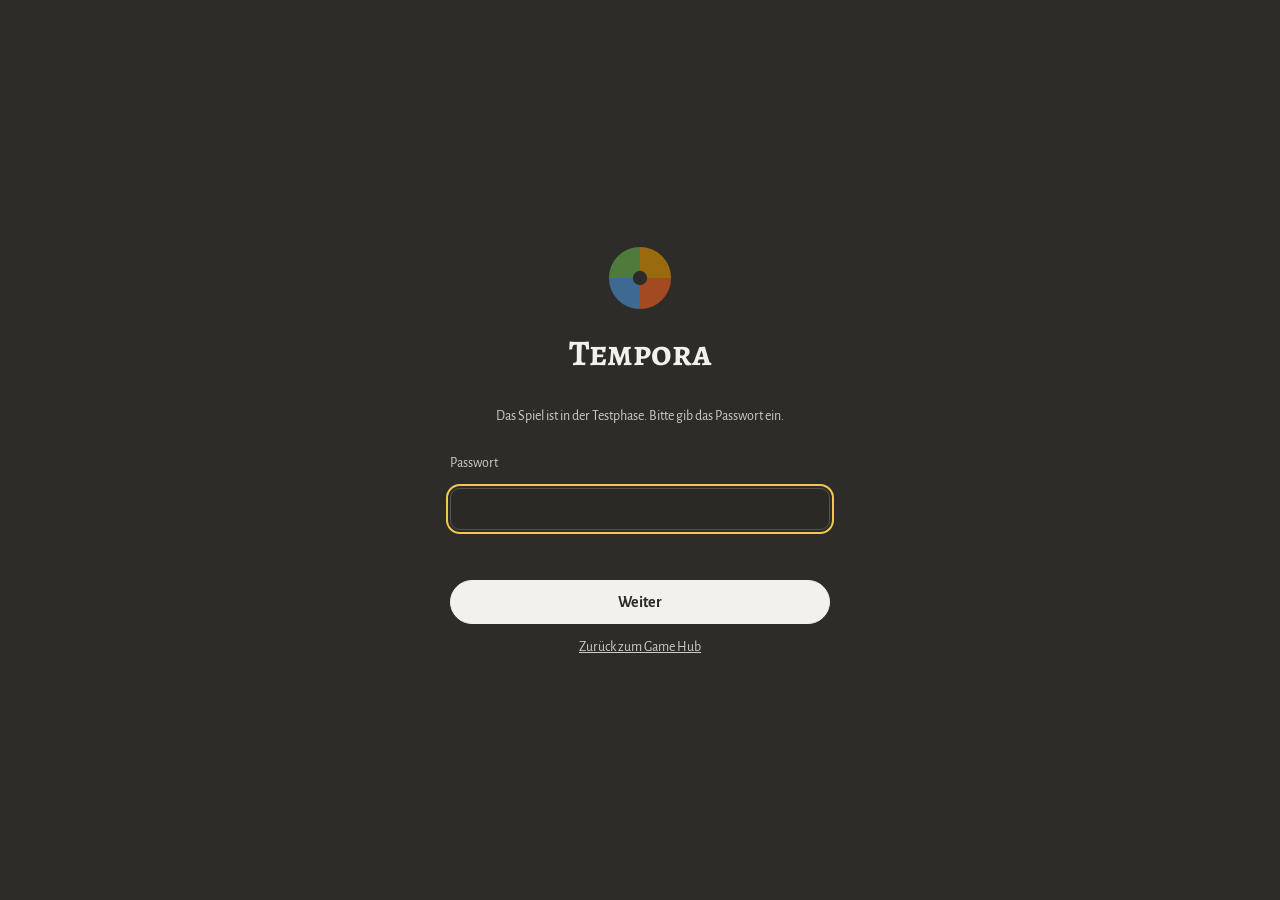
<file: tempora/index.html>
<!doctype html>
<html lang="de">
<head>
<meta charset="utf-8">
<meta name="viewport" content="width=device-width, initial-scale=1, viewport-fit=cover">
<meta name="theme-color" content="#2E2C29">
<title>Tempora</title>
<link rel="icon" type="image/svg+xml" href="favicon.svg">
<link rel="preconnect" href="https://fonts.googleapis.com">
<link rel="preconnect" href="https://fonts.gstatic.com" crossorigin>
<link rel="stylesheet" href="https://fonts.googleapis.com/css2?family=Alegreya+SC:wght@700&family=Alegreya+Sans:ital,wght@0,400;0,500;0,700;1,400&display=swap">
<style>
:root{
  --ink:#2A2926; --paper:#F3F1EC; --muted:#CFCBC3; --panel:#3A3834; --line:#55524C; --bg:#2E2C29;
  --spring:#4E7A3C; --summer:#9A6A0E; --autumn:#A34A22; --winter:#3E6A92;
  --display:"Alegreya SC", Georgia, serif; --body:"Alegreya Sans", "Segoe UI", system-ui, sans-serif;
  color-scheme:dark;
}
*{box-sizing:border-box}
[hidden]{display:none !important}
html,body{margin:0; height:100%}
body{background:var(--bg); color:var(--paper); font-family:var(--body); font-size:16px; line-height:1.4}
button{font:inherit; cursor:pointer}
button:focus-visible,a:focus-visible,input:focus-visible,select:focus-visible{outline:2px solid #F2C94C; outline-offset:2px}
.btn{min-height:44px; padding:0 18px; border-radius:22px; border:1.5px solid var(--muted); background:transparent; color:var(--paper); font-weight:700}
.btn:hover{background:rgba(255,255,255,.08)}
.btn.primary{background:var(--paper); color:var(--ink); border-color:var(--paper)}
.btn.primary:hover{background:#fff}
.btn.danger{border-color:#E07A6E; color:#F2B6AE}
.btn.small{min-height:36px; padding:0 12px; font-size:14px}
.btn:disabled{opacity:.45; cursor:not-allowed}
h1,h2,h3{font-family:var(--display); margin:0}

/* ---------- Seiten (Menü, Decks) ---------- */
.page{max-width:980px; margin:0 auto; padding:max(20px, env(safe-area-inset-top)) 16px 40px}
.topbar{display:flex; align-items:center; gap:12px; margin-bottom:20px}
.topbar h1{font-size:34px; letter-spacing:.06em}
.iconbtn{display:inline-grid; place-items:center; width:44px; height:44px; flex:none; border-radius:10px; border:1.5px solid var(--line); color:var(--paper); background:transparent; text-decoration:none}
.iconbtn:hover{background:rgba(255,255,255,.08)}
.hero{display:flex; gap:20px; align-items:center; margin:10px 0 24px}
.hero p{margin:4px 0 0; color:var(--muted)}
.menu-actions{display:flex; flex-wrap:wrap; gap:12px; margin-bottom:24px}
.panel{background:var(--panel); border:1px solid var(--line); border-radius:16px; padding:18px}
details.panel>summary{cursor:pointer; font-weight:700; font-size:18px; list-style:none; display:flex; align-items:center; justify-content:space-between}
details.panel>summary::after{content:"▾"; color:var(--muted)}
details[open].panel>summary::after{content:"▴"}
.opts{display:grid; grid-template-columns:repeat(auto-fill, minmax(260px, 1fr)); gap:14px 22px; margin-top:16px}
.opt label, .opt .lbl{display:block; font-size:13px; font-weight:700; letter-spacing:.06em; text-transform:uppercase; color:var(--muted); margin-bottom:5px}
.opt select,.opt input[type=number],.field-input{width:100%; min-height:42px; border-radius:10px; border:1px solid var(--line); background:#2A2926; color:var(--paper); padding:0 10px; font:inherit}
.opt .check{display:flex; align-items:center; gap:10px; min-height:42px; font-size:16px; text-transform:none; letter-spacing:0; color:var(--paper); font-weight:500}
.opt .check input{width:20px; height:20px; accent-color:#F2C94C}
.group-title{grid-column:1/-1; font-family:var(--display); font-size:18px; margin-top:8px; padding-top:10px; border-top:1px solid var(--line)}
.group-title:first-child{border-top:none; padding-top:0; margin-top:0}
.note{color:var(--muted); font-size:14px}
.banner{background:#5A3A22; border:1px solid #A8501E; border-radius:12px; padding:10px 14px; margin-bottom:16px}

/* ---------- Startmenü mit laufendem Jahreszeiten-Band ---------- */
.menubg{position:fixed; inset:0; overflow:hidden; z-index:0; background:#2E2C29}
.bgstrip{display:flex; height:100%; width:max-content; animation:bandslide 160s linear infinite}
.bgpanel{height:100vh; aspect-ratio:16/9; flex:none; position:relative}
.bgpanel svg{position:absolute; inset:0; width:100%; height:100%}
@keyframes bandslide{to{transform:translateX(-50%)}}
.menushade{position:absolute; inset:0; background:radial-gradient(ellipse 70% 75% at 50% 45%, rgba(30,27,24,.82) 0%, rgba(30,27,24,.6) 60%, rgba(30,27,24,.15) 100%)}
.menupage{position:relative; z-index:1}
.title{text-align:center; margin:4px 0 22px}
.title .wheel{width:110px; height:110px; margin:0 auto 6px; animation:spin 60s linear infinite; filter:drop-shadow(0 6px 14px rgba(0,0,0,.45))}
.title h1{font-size:clamp(44px, 9vw, 72px); letter-spacing:.08em; text-shadow:0 4px 18px rgba(0,0,0,.6)}
.title p{margin:4px 0 0; color:#E9E6E0; font-size:18px}
@keyframes spin{to{transform:rotate(360deg)}}
@media (prefers-reduced-motion:reduce){.bgstrip,.title .wheel{animation:none}}
.menu-actions.center{justify-content:center}
.btn.big{min-height:54px; min-width:200px; font-size:20px; border-radius:27px}
.glass{background:rgba(42,41,38,.82); backdrop-filter:blur(6px)}
.glassbtn{background:rgba(42,41,38,.7)}
.iconbtn.glass{background:rgba(42,41,38,.7)}
.lblrow .lbl{font-size:13px; font-weight:700; letter-spacing:.06em; text-transform:uppercase; color:var(--muted)}
.dtiles{display:grid; grid-template-columns:repeat(auto-fill, minmax(220px, 1fr)); gap:10px; margin-top:8px}
.dtile{display:flex; gap:12px; align-items:center; text-align:left; padding:8px; border-radius:14px; border:2px solid var(--line); background:#2A2926; color:var(--paper)}
.dtile:hover{border-color:var(--muted)}
.dtile.on{border-color:#F2C94C; box-shadow:0 0 0 2px rgba(242,201,76,.35)}
.dinfo{display:flex; flex-direction:column; gap:6px; min-width:0; flex:1}
.dinfo b{font-size:16px} .dinfo>span{font-size:13px; color:var(--muted)}
.segs{display:flex; gap:6px; margin-top:8px; flex-wrap:wrap}
.seg{min-height:42px; padding:0 18px; border-radius:21px; border:1.5px solid var(--line); background:#2A2926; color:var(--paper); font-weight:700}
.seg.on{background:var(--paper); color:var(--ink); border-color:var(--paper)}

/* ---------- Passwort ---------- */
.gate{min-height:100%; display:grid; place-items:center; padding:24px}
.gate form{width:min(380px, 100%); display:flex; flex-direction:column; gap:14px; text-align:center}
.gate .err{color:#F2B6AE; min-height:1.4em}

/* ---------- Karte ---------- */
.card{width:140px; height:204px; border-radius:12px; border:2.5px solid var(--sb); background:#EFEDE8; display:flex; flex-direction:column; overflow:hidden; box-shadow:0 6px 14px rgba(0,0,0,.35); color:var(--ink); font-family:var(--body); position:relative; text-align:left; user-select:none}
.card.spell{background-color:#F4EBD6; background-image:repeating-linear-gradient(45deg, rgba(120,90,40,.07) 0 2px, transparent 2px 7px)}
.card.field{box-shadow:inset 0 0 0 3px #EFEDE8, inset 0 0 0 4.5px var(--sb), 0 6px 14px rgba(0,0,0,.35)}
.card .hd{display:flex; align-items:center; gap:6px; padding:5px 6px 5px 6px; margin:0 0 4px; background:var(--sb); color:#fff}
.card .nm{font-family:var(--display); font-size:13px; font-weight:700; white-space:nowrap; overflow:hidden; text-overflow:ellipsis; flex:1; min-width:0}
.card .si{width:16px; height:16px; flex:none; display:flex}
.card .si svg{width:16px; height:16px}
.costwrap{position:relative; display:flex; flex:none}
.cost.ring{background:rgba(255,255,255,.85); padding:1.5px}
.cost.ring>span{display:flex}
.delta{position:absolute; right:-9px; bottom:-6px; min-width:20px; height:15px; padding:0 3px; border-radius:8px; font-size:10.5px; font-weight:700; line-height:15px; text-align:center; color:#fff; border:1.5px solid #fff; z-index:2}
.delta.minus{background:#2E7D4F}
.delta.plus{background:#A83A32}
.card.deal{box-shadow:0 0 0 2px #7FD49B, 0 0 14px rgba(127,212,155,.85), 0 6px 14px rgba(0,0,0,.35)}
.card.field.deal{box-shadow:inset 0 0 0 3px #EFEDE8, inset 0 0 0 4.5px var(--sb), 0 0 0 2px #7FD49B, 0 0 14px rgba(127,212,155,.85)}
.cost{flex:none; display:flex}
.cost i{display:flex; align-items:center; justify-content:center; width:26px; height:26px; color:#fff; font-style:normal; font-weight:700; font-size:15px; background:#3F3D39}
.shape-unit,.shape-unit i{border-radius:50%}
.shape-spell,.shape-spell i{border-radius:7px}
.shape-field,.shape-field i{clip-path:polygon(25% 0,75% 0,100% 50%,75% 100%,25% 100%,0 50%)}
.shape-field i{width:30px}
.cost.cheaper{background:#3F3D39; padding:1.5px}
.cost.cheaper>span{background:#fff; padding:2.5px; display:flex}
.cost.pricier{background:#12110F; padding:3px}
.card .art{align-self:center; height:84px; padding:1.5px; flex:none; background:var(--sab)}
.card .art>div{width:100%; height:100%; overflow:hidden; display:flex; justify-content:center; align-items:center; background:var(--sbg)}
.card .art svg{width:122px; height:82px; flex:none}
.card.unit .art{width:84px}
.card.unit .art,.card.unit .art>div{border-radius:50%}
.card.spell .art{width:124px}
.card.spell .art,.card.spell .art>div{border-radius:10px}
.card.field .art{width:124px}
.card.field .art,.card.field .art>div{clip-path:polygon(25% 0,75% 0,100% 50%,75% 100%,25% 100%,0 50%)}
.card .tl{padding:5px 9px 0; font-size:9.5px; font-weight:500; letter-spacing:.6px; text-transform:uppercase; color:#55524C}
.card .tx{flex:1; margin:3px 8px 0; padding:3px 4px; border-top:1px solid #C2BDB4; font-size:10px; line-height:1.25; overflow:hidden}
.card .tx em{font-style:italic; color:#5A564F}
.card .ft{display:flex; justify-content:space-between; align-items:center; padding:0 6px 6px}
.badge{display:flex; align-items:center; gap:2px; height:26px; padding:0 7px 0 5px; border-radius:13px; font-weight:700; font-size:15px; border:1.5px solid #3F3D39}
.badge svg{width:13px; height:13px}
.badge.atk{background:#3F3D39; color:#fff}
.badge.def{background:#F7F5F1; color:var(--ink)}
.badge.up{background:#F6E3B8; color:#4A3306; border:2px solid #9A6A0E}
.badge.down{background:#D5E3F0; color:#172F45; border:2px solid #3E6A92}
.badge small{font-size:9px}
.card .flag{position:absolute; top:40px; right:4px; display:flex; flex-direction:column; gap:3px; align-items:flex-end}
.card .flag span{font-size:9px; font-weight:700; padding:1px 5px; border-radius:6px; background:#2A2926; color:#fff}
.card.iced::after{content:""; position:absolute; inset:0; background:linear-gradient(135deg, rgba(213,227,240,.55), rgba(162,188,214,.35)); pointer-events:none}
.back{width:140px; height:204px; border-radius:12px; background:#2A2926; border:2.5px solid #CFCBC3; position:relative; display:flex; align-items:center; justify-content:center; box-shadow:0 6px 14px rgba(0,0,0,.35)}
.back::before{content:""; position:absolute; inset:7px; border-radius:8px; border:1.5px solid rgba(207,203,195,.45)}

/* ---------- Spielfeld ---------- */
#game{position:fixed; inset:0; background:#151413; overflow:hidden}
#stage{position:absolute; left:0; top:0; width:1280px; height:720px; transform-origin:0 0; overflow:hidden}
.decor{position:absolute; left:0; top:0; pointer-events:none}
.bgtrack{position:absolute; left:0; top:0; width:1280px; height:720px; pointer-events:none}
.bgtrack .seg{position:absolute; top:0; width:984px; margin-left:-2px; height:720px}
.bgtrack .seg svg{position:absolute; left:0; top:0}
.bgtrack.slide{animation:trackslide 1.3s cubic-bezier(.45,0,.25,1)}
@keyframes trackslide{from{translate:980px 0}}
.bgshade{position:absolute; inset:0; pointer-events:none; background:radial-gradient(ellipse 58% 52% at 50% 50%, rgba(30,27,24,0.72) 0%, rgba(30,27,24,0.5) 55%, rgba(30,27,24,0) 92%)}
.watermark.wmin{animation:wmin 1.3s ease}
@keyframes wmin{0%{opacity:0} 60%{opacity:0} 100%{opacity:.08}}
.watermark{position:absolute; left:0; right:0; top:250px; text-align:center; font-family:var(--display); font-size:170px; letter-spacing:12px; color:#fff; opacity:.08; pointer-events:none}
.layer{position:absolute; inset:0; padding:10px 16px 0; display:flex; flex-direction:column; gap:8px}
.opp-hand{height:56px; display:flex; justify-content:center; align-items:center; gap:6px; font-size:14px}
.mini{overflow:hidden; flex:none}
.mini>div{transform-origin:0 0}
.row{display:flex; align-items:center; gap:16px}
.stats{width:150px; flex:none; padding:10px 12px; border-radius:12px; background:rgba(20,19,17,.6); display:flex; flex-direction:column; gap:4px; border:2px solid transparent; text-align:left; color:var(--paper)}
.stats .who{font-size:12px; font-weight:700; letter-spacing:1px; text-transform:uppercase; color:var(--muted)}
.stats .life{display:flex; align-items:center; gap:8px; font-size:26px; font-weight:700}
.stats .en{display:flex; align-items:center; gap:8px; font-size:16px; font-weight:500}
.stats.turn{border-color:#F2C94C}
.slots{flex:1; display:flex; justify-content:center; gap:12px}
.slot{width:98px; height:143px; position:relative; border-radius:10px; flex:none; padding:0; border:none; background:none; color:inherit}
.slot.empty{border:2px dashed rgba(255,255,255,.35)}
.slot.frozen{border:2px dashed rgba(213,227,240,.7); background:rgba(213,227,240,.15)}
.slot.inactive{visibility:hidden}
.slot .sc{transform:scale(.7); transform-origin:0 0; position:absolute; left:0; top:0}
.slot.sun::before{content:""; position:absolute; inset:-6px; border-radius:14px; background:radial-gradient(circle, rgba(242,201,76,.45), rgba(242,201,76,0) 70%); pointer-events:none}
.slot .tag{position:absolute; left:50%; bottom:-17px; transform:translateX(-50%); font-size:11px; font-weight:700; white-space:nowrap; color:#F6E3B8}
.holder{width:98px; height:143px; border-radius:10px; border:2px dashed #F2D3C2; background:rgba(242,211,194,.15); display:flex; flex-direction:column; align-items:center; justify-content:center; gap:6px; padding:8px; text-align:center}
.holder b{font-size:12px} .holder span{font-size:11px; color:#F2D3C2}
.piles{width:150px; flex:none; display:flex; gap:12px; justify-content:flex-end}
.pile{display:flex; flex-direction:column; align-items:center; gap:4px; font-size:12px; color:#E9E6E0; background:none; border:none; padding:0}
.pile .stack{width:50px; height:73px; border-radius:6px; box-shadow:3px 3px 0 #1A1917, 6px 6px 0 #11100F}
.pile .emptypile{width:50px; height:73px; border-radius:6px; border:1.5px dashed rgba(255,255,255,.35)}
.strip{height:96px; display:flex; align-items:center; justify-content:space-between; padding:0 166px; margin:0 -16px; background:rgba(20,19,17,.38); border-top:1px solid rgba(255,255,255,.18); border-bottom:1px solid rgba(255,255,255,.18)}
.fz{display:flex; align-items:center; gap:10px; font-size:12px; color:var(--muted); background:none; border:none; color:var(--muted); padding:0}
.fz .slotfz{width:63px; height:92px; border-radius:8px; position:relative}
.fz .slotfz.emptyfz{border:2px dashed rgba(255,255,255,.3); clip-path:none}
.band{display:flex; flex-direction:column; align-items:center; gap:6px}
.chips{display:flex; align-items:center; gap:6px}
.chip{display:flex; flex-direction:column; align-items:center; justify-content:center; border-radius:10px; color:#fff; width:82px; height:40px; font-size:14px; font-weight:700; border:1.5px solid rgba(255,255,255,.45)}
.chip small{font-weight:500; font-size:10px; opacity:.9}
.chip.now{width:120px; height:52px; font-family:var(--display); font-size:22px; border:2.5px solid #fff; box-shadow:0 0 12px rgba(255,255,255,.35)}
.chip.now small{font-family:var(--body); font-size:11px}
.chip.past{opacity:.55}
.chip.far.past{opacity:.38}
.chip.far.future{opacity:.75}
.bandinfo{font-size:13px; color:#E9E6E0; text-align:center; max-width:520px}
.handrow{flex:1; display:flex; align-items:flex-start; justify-content:center; padding-top:8px; position:relative}
.handfan{position:relative; height:180px; flex:none}
.hc{width:112px; height:163px; position:relative; flex:none; padding:0; border:none; background:none; transition:transform .14s ease}
.handfan .hc{position:absolute; top:0; transform:translateY(var(--drop,0px)) rotate(var(--rot,0deg)); transform-origin:50% 120%}
.handfan .hc:hover,.handfan .hc:focus-visible,.handfan .hc.sel{z-index:60 !important; transform:translateY(-16px) rotate(0deg)}
.hc .sc{transform:scale(.8); transform-origin:0 0; position:absolute; left:0; top:0}
.mull .hc:hover{transform:translateY(-6px)}
.hc.unaff{filter:saturate(.35) brightness(.55)}
.hc.playable::after{content:""; position:absolute; left:-3px; top:-3px; width:118px; height:169px; border-radius:12px; box-shadow:0 0 0 2.5px #F2C94C, 0 0 16px rgba(242,201,76,.75); pointer-events:none}
.handfan .hc.playable{--drop:-4px}
.sel{outline:3px solid #F2C94C; outline-offset:3px; border-radius:12px}
.tgt{box-shadow:0 0 0 3px #7FD6F2, 0 0 18px rgba(127,214,242,.8); border-radius:12px; cursor:pointer}
.stats.tgt{box-shadow:0 0 0 3px #F2B6AE, 0 0 18px rgba(242,182,174,.9)}
.can{box-shadow:0 0 0 4px #F2C94C, 0 0 20px rgba(242,201,76,.85); border-radius:12px; animation:canpulse 1.8s ease-in-out infinite}
@keyframes canpulse{50%{box-shadow:0 0 0 4px #F2C94C, 0 0 8px rgba(242,201,76,.4)}}
@media (prefers-reduced-motion:reduce){.can{animation:none}}
/* Einheiten, die sich noch bewegen dürfen, schweben leicht über dem Feld */
.slot.drift{animation:floaty 2.6s ease-in-out infinite}
.slot.can.drift{animation:canpulse 1.8s ease-in-out infinite, floaty 2.6s ease-in-out infinite}
.slot.drift:nth-child(even):not(.can){animation-delay:-1.3s}
.slot.can.drift:nth-child(even){animation-delay:0s, -1.3s}
.slot.drift .sc{filter:drop-shadow(0 12px 7px rgba(0,0,0,.5)); animation:floatrot 3.7s ease-in-out infinite}
.slot.drift:nth-child(even) .sc{animation-delay:-2.1s}
/* Unter der Maus bzw. ausgewählt: Karte steht still und gerade, damit die Schrift scharf ist */
.slot.drift:hover,.slot.drift.sel{animation-play-state:paused}
.slot.drift:hover .sc,.slot.drift.sel .sc{animation:none; rotate:0deg}
@keyframes floatrot{0%,100%{rotate:-.5deg}50%{rotate:.5deg}}
@keyframes floaty{0%,100%{translate:0 -3px}50%{translate:0 -8px}}
@media (prefers-reduced-motion:reduce){.slot.drift,.slot.can.drift,.slot.drift .sc{animation:none; rotate:0deg}.slot.drift{translate:0 -5px}}
.side-actions{position:absolute; right:0; top:0; width:200px; display:flex; flex-direction:column; gap:10px; align-items:stretch}
.seasonfx{position:absolute; left:16px; bottom:10px; width:190px; z-index:3; background:rgba(20,19,17,.78); border-radius:12px; border-left:5px solid var(--sc); padding:8px 10px; font-size:12px; line-height:1.3; color:#E9E6E0; pointer-events:none}
.seasonfx .sfh{display:flex; align-items:center; gap:6px; font-family:var(--display); font-size:16px; color:#fff; margin-bottom:4px}
.seasonfx .sfh .si{width:18px; height:18px; display:flex; border-radius:50%; background:var(--sc); padding:2px}
.seasonfx .sfh .si svg{width:14px; height:14px}
.seasonfx .sfl{margin-top:3px}
.seasonfx .sfl b{color:#fff}
.hint{position:absolute; left:0; top:8px; width:190px; max-height:90px; overflow:hidden; font-size:14px; color:#E9E6E0; background:rgba(20,19,17,.6); border-radius:12px; padding:10px 12px}
.topbtns{position:absolute; left:12px; top:10px; display:flex; gap:8px; z-index:3}
.topbtns .iconbtn{width:40px; height:40px; background:rgba(20,19,17,.55)}
.toast{position:absolute; left:50%; top:66px; transform:translateX(-50%); background:rgba(20,19,17,.85); border:1px solid rgba(255,255,255,.25); padding:8px 16px; border-radius:20px; font-size:15px; max-width:760px; text-align:center; z-index:4; pointer-events:none; transition:opacity .25s}
.rotate{position:absolute; inset:0; display:none; place-items:center; text-align:center; padding:30px; background:var(--bg); z-index:20}
@media (orientation:portrait) and (max-width:820px){ .rotate{display:grid} }

/* ---------- Animationen ---------- */
#fx{position:absolute; inset:0; pointer-events:none; z-index:15}
.fxel{position:absolute}
.fxel .sc{transform:scale(.7); transform-origin:0 0; position:absolute; left:0; top:0}
.fxel.reveal .sc{transform:scale(1.5)}
.reveal{animation:reveal 1s ease both}
@keyframes reveal{0%{opacity:0; scale:.6} 18%{opacity:1; scale:1} 80%{opacity:1; scale:1} 100%{opacity:0; scale:.85}}
.burst{border-radius:50%; background:radial-gradient(circle, rgba(255,255,255,.95) 0%, rgba(255,226,140,.7) 30%, rgba(255,160,80,0) 70%); animation:burst .55s ease-out forwards}
@keyframes burst{from{scale:.2; opacity:1} to{scale:1.4; opacity:0}}
.pulse{border-radius:14px; box-shadow:0 0 0 4px #7FD6F2, 0 0 24px rgba(127,214,242,.9); animation:pulse .9s ease-out forwards}
@keyframes pulse{from{opacity:1; scale:1.15} to{opacity:0; scale:1}}
.crumble{animation:crumble .7s ease-in forwards}
@keyframes crumble{0%{opacity:1} 30%{rotate:-4deg} 100%{opacity:0; scale:.55; rotate:10deg; translate:0 30px; filter:grayscale(1) blur(3px)}}
.bounce{animation:bounceout .7s ease-in forwards}
@keyframes bounceout{to{opacity:0; translate:0 -120px; scale:.6}}
.float{display:flex; align-items:center; justify-content:flex-end; font-size:30px; font-weight:700; color:#7FD49B; text-shadow:0 2px 6px rgba(0,0,0,.7); animation:floatup 1.2s ease-out forwards}
.float.hurt{color:#FF8A7A}
@keyframes floatup{0%{opacity:0; translate:0 10px} 15%{opacity:1} 100%{opacity:0; translate:0 -50px}}
.fxbanner{display:grid; place-items:center; animation:bannerin 1.2s ease both}
.fxbanner .bn{display:flex; flex-direction:column; align-items:center; gap:4px; padding:18px 60px; border-radius:20px; border:2px solid rgba(255,255,255,.7); box-shadow:0 12px 40px rgba(0,0,0,.55)}
.fxbanner b{font-family:var(--display); font-size:52px; color:#fff; letter-spacing:.03em}
.fxbanner span{font-size:18px; color:#F3F1EC}
@keyframes bannerin{0%{opacity:0; scale:.85} 15%{opacity:1; scale:1} 80%{opacity:1; scale:1} 100%{opacity:0; scale:1.05}}
.slot.enter-me{animation:enterme .5s ease-out}
.slot.enter-op{animation:enterop .5s ease-out}
@keyframes enterme{from{translate:0 170px; scale:1.15; opacity:0} 60%{opacity:1}}
@keyframes enterop{from{translate:0 -120px; scale:1.15; opacity:0} 60%{opacity:1}}
.handfan .hc.drawn{animation:drawin .5s ease-out}
@keyframes drawin{from{translate:420px -190px; opacity:0}}
.odrawn{animation:odrawin .45s ease-out}
@keyframes odrawin{from{translate:300px 60px; opacity:0}}
.slotfz.fzin{animation:fzin .6s ease-out}
@keyframes fzin{from{scale:1.8; opacity:0; filter:brightness(1.8)}}
.chips.shift{animation:bandshift .6s ease-out}
@keyframes bandshift{from{translate:88px 0}}

.endscreen{position:absolute; inset:0; z-index:25; display:grid; align-items:center; background:rgba(10,9,8,.45); animation:fadein .5s ease both}
.endband{text-align:center; padding:30px 20px 34px; background:linear-gradient(180deg, rgba(20,19,17,.94), rgba(20,19,17,.94)), var(--sc); border-top:3px solid var(--sc); border-bottom:3px solid var(--sc); box-shadow:0 20px 60px rgba(0,0,0,.6)}
.endicon{width:76px; height:76px; margin:0 auto 6px; animation:spin 30s linear infinite}
.endband h2{font-size:80px; letter-spacing:.04em; animation:endpop .7s cubic-bezier(.2,1.4,.4,1) both}
.win .endband h2{color:#F6D66B; text-shadow:0 0 30px rgba(246,214,107,.55)}
.lose .endband h2{color:#E9E6E0}
.endband p{margin:6px 0 0; font-size:20px; color:#F3F1EC}
.endband .endstats{font-size:15px; color:var(--muted)}
.endbtns{display:flex; gap:12px; justify-content:center; margin-top:22px; flex-wrap:wrap}
@keyframes endpop{from{scale:.4; opacity:0}}
@keyframes fadein{from{opacity:0}}

/* ---------- Dialoge ---------- */
.modal{position:fixed; inset:0; background:rgba(10,9,8,.72); display:grid; place-items:center; padding:16px; z-index:30}
.modal .box{background:var(--panel); border:1px solid var(--line); border-radius:18px; padding:20px; width:min(760px, 100%); max-height:calc(100vh - 32px); overflow:auto}
.modal .box h2{font-size:26px; margin-bottom:10px}
.detail{display:flex; gap:24px; flex-wrap:wrap}
.detail .big{width:294px; height:428px; flex:none}
.detail .big>div{transform:scale(2.1); transform-origin:0 0}
.detail dl{display:grid; grid-template-columns:120px 1fr; gap:8px 12px; margin:0; font-size:16px; flex:1; min-width:240px; align-content:start}
.detail dt{color:var(--muted)}
.detail dd{margin:0; font-weight:500}
.costrow{display:flex; gap:6px; flex-wrap:wrap}
.costrow span{border-radius:8px; padding:4px 8px; font-weight:700; font-size:14px}
.costrow span.cur{outline:2px solid #fff}
.modal-actions{display:flex; gap:10px; justify-content:flex-end; flex-wrap:wrap; margin-top:16px}
.loglist{font-size:15px; display:flex; flex-direction:column; gap:4px}
.loglist .round{font-weight:700; color:#F6E3B8; margin-top:6px}
.loglist .damage{color:#F2B6AE}
.mull{display:flex; gap:10px; flex-wrap:wrap; justify-content:center; margin:10px 0}
.mull .hc{cursor:pointer}
.mull .hc.off{opacity:.4}

/* ---------- Decks ---------- */
.decklist{display:grid; grid-template-columns:repeat(auto-fill, minmax(280px, 1fr)); gap:14px}
.deck{background:var(--panel); border:1px solid var(--line); border-radius:14px; padding:14px; display:flex; flex-direction:column; gap:10px}
.deck h3{font-size:19px}
.deck .meta{font-size:14px; color:var(--muted)}
.dist{display:flex; height:10px; border-radius:5px; overflow:hidden; background:#2A2926}
.dist span{display:block; height:100%}
.deck .acts{display:flex; flex-wrap:wrap; gap:8px}
.editor{display:grid; grid-template-columns:1fr 320px; gap:16px; align-items:start}
@media (max-width:820px){ .editor{grid-template-columns:1fr} }
.filters{display:flex; flex-wrap:wrap; gap:8px; margin-bottom:12px}
.fchip{min-height:36px; padding:0 12px; border-radius:18px; border:1.5px solid var(--line); background:transparent; color:var(--paper); font-weight:700; font-size:14px}
.fchip.on{background:var(--paper); color:var(--ink); border-color:var(--paper)}
.pool{display:grid; grid-template-columns:repeat(auto-fill, minmax(98px, 1fr)); gap:12px}
.pc{position:relative; width:98px; height:143px; padding:0; border:none; background:none}
.pc .sc{transform:scale(.7); transform-origin:0 0; position:absolute; left:0; top:0}
.pc .cnt{position:absolute; right:-6px; top:-6px; min-width:26px; height:26px; border-radius:13px; background:#F2C94C; color:var(--ink); font-weight:700; display:grid; place-items:center; z-index:2; padding:0 6px}
.pc.maxed{opacity:.5}
.decklist-side{position:sticky; top:12px}
.dl{display:flex; flex-direction:column; gap:4px; max-height:46vh; overflow:auto; margin:10px 0}
.dl button{display:flex; align-items:center; gap:8px; min-height:36px; border-radius:8px; border:1px solid var(--line); background:#2A2926; color:var(--paper); padding:0 10px; text-align:left}
.dl .c{width:24px; height:24px; border-radius:50%; display:grid; place-items:center; font-weight:700; font-size:13px; color:#fff; flex:none}
.dl .x{margin-left:auto; color:var(--muted)}
.curve{display:flex; align-items:flex-end; gap:4px; height:70px; margin-top:6px}
.curve div{flex:1; display:flex; flex-direction:column; align-items:center; justify-content:flex-end; height:100%; font-size:11px; color:var(--muted)}
.curve i{display:block; width:100%; background:#CFCBC3; border-radius:3px 3px 0 0}
.warn{color:#F2B6AE; font-size:14px}
</style>
</head>
<body>

<div id="gate" class="gate" hidden>
  <form id="gateForm" autocomplete="off">
    <svg width="72" height="72" viewBox="0 0 22 22" style="margin:0 auto" aria-hidden="true"><path d="M11 11 L11 1.5 A9.5 9.5 0 0 1 20.5 11 Z" fill="#9A6A0E"/><path d="M11 11 L20.5 11 A9.5 9.5 0 0 1 11 20.5 Z" fill="#A34A22"/><path d="M11 11 L11 20.5 A9.5 9.5 0 0 1 1.5 11 Z" fill="#3E6A92"/><path d="M11 11 L1.5 11 A9.5 9.5 0 0 1 11 1.5 Z" fill="#4E7A3C"/><circle cx="11" cy="11" r="2.2" fill="#2E2C29"/></svg>
    <h1 style="font-size:36px">Tempora</h1>
    <p class="note">Das Spiel ist in der Testphase. Bitte gib das Passwort ein.</p>
    <label for="gatePw" class="note" style="text-align:left">Passwort</label>
    <input id="gatePw" class="field-input" type="password" autocomplete="current-password">
    <div class="err" id="gateErr" role="alert"></div>
    <button class="btn primary" type="submit">Weiter</button>
    <a class="note" href="../">Zurück zum Game Hub</a>
  </form>
</div>

<div id="menu" hidden></div>
<div id="decks" hidden></div>
<div id="game" hidden>
  <div id="stage"></div>
  <div class="rotate"><div><h2>Bitte drehe dein Gerät</h2><p class="note">Tempora wird vorerst im Querformat gespielt. Eine Hochkant-Ansicht folgt später.</p></div></div>
</div>
<div id="modal" class="modal" hidden></div>

<script src="cards.js?v=202610222051"></script>
<script src="art.js?v=202610222051"></script>
<script src="engine.js?v=202610222051"></script>
<script src="ai.js?v=202610222051"></script>
<script src="decor.js?v=202610222051"></script>
<script src="store.js?v=202610222051"></script>
<script src="ui.js?v=202610222051"></script>
</body>
</html>
</file>
<file: schach/pieces.css>
.pc.wp{background-image:url('[data-uri]')}
.pc.wb{background-image:url('[data-uri]')}
.pc.wn{background-image:url('[data-uri]')}
.pc.wr{background-image:url('[data-uri]')}
.pc.wq{background-image:url('[data-uri]')}
.pc.wk{background-image:url('[data-uri]')}
.pc.bp{background-image:url('[data-uri]')}
.pc.bb{background-image:url('[data-uri]')}
.pc.bn{background-image:url('[data-uri]')}
.pc.br{background-image:url('[data-uri]')}
.pc.bq{background-image:url('[data-uri]')}
.pc.bk{background-image:url('[data-uri]')}
</file>
